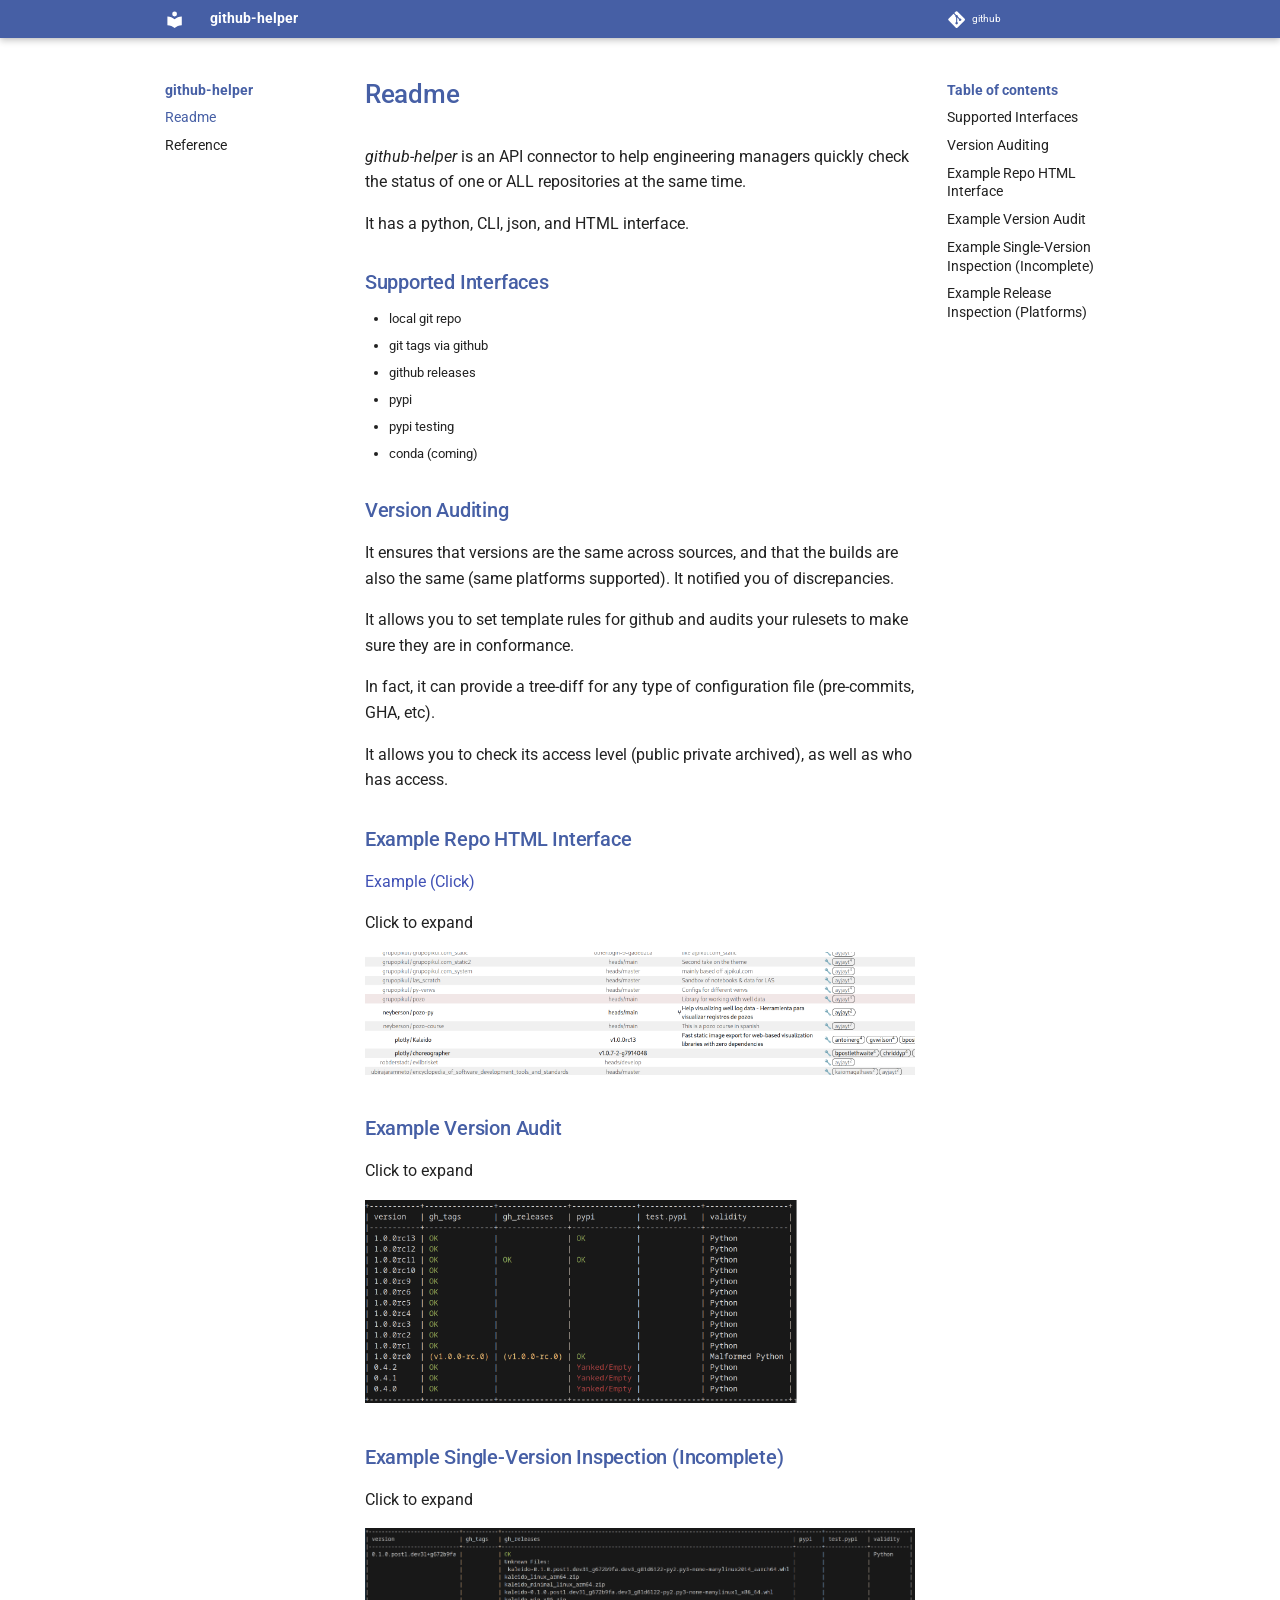
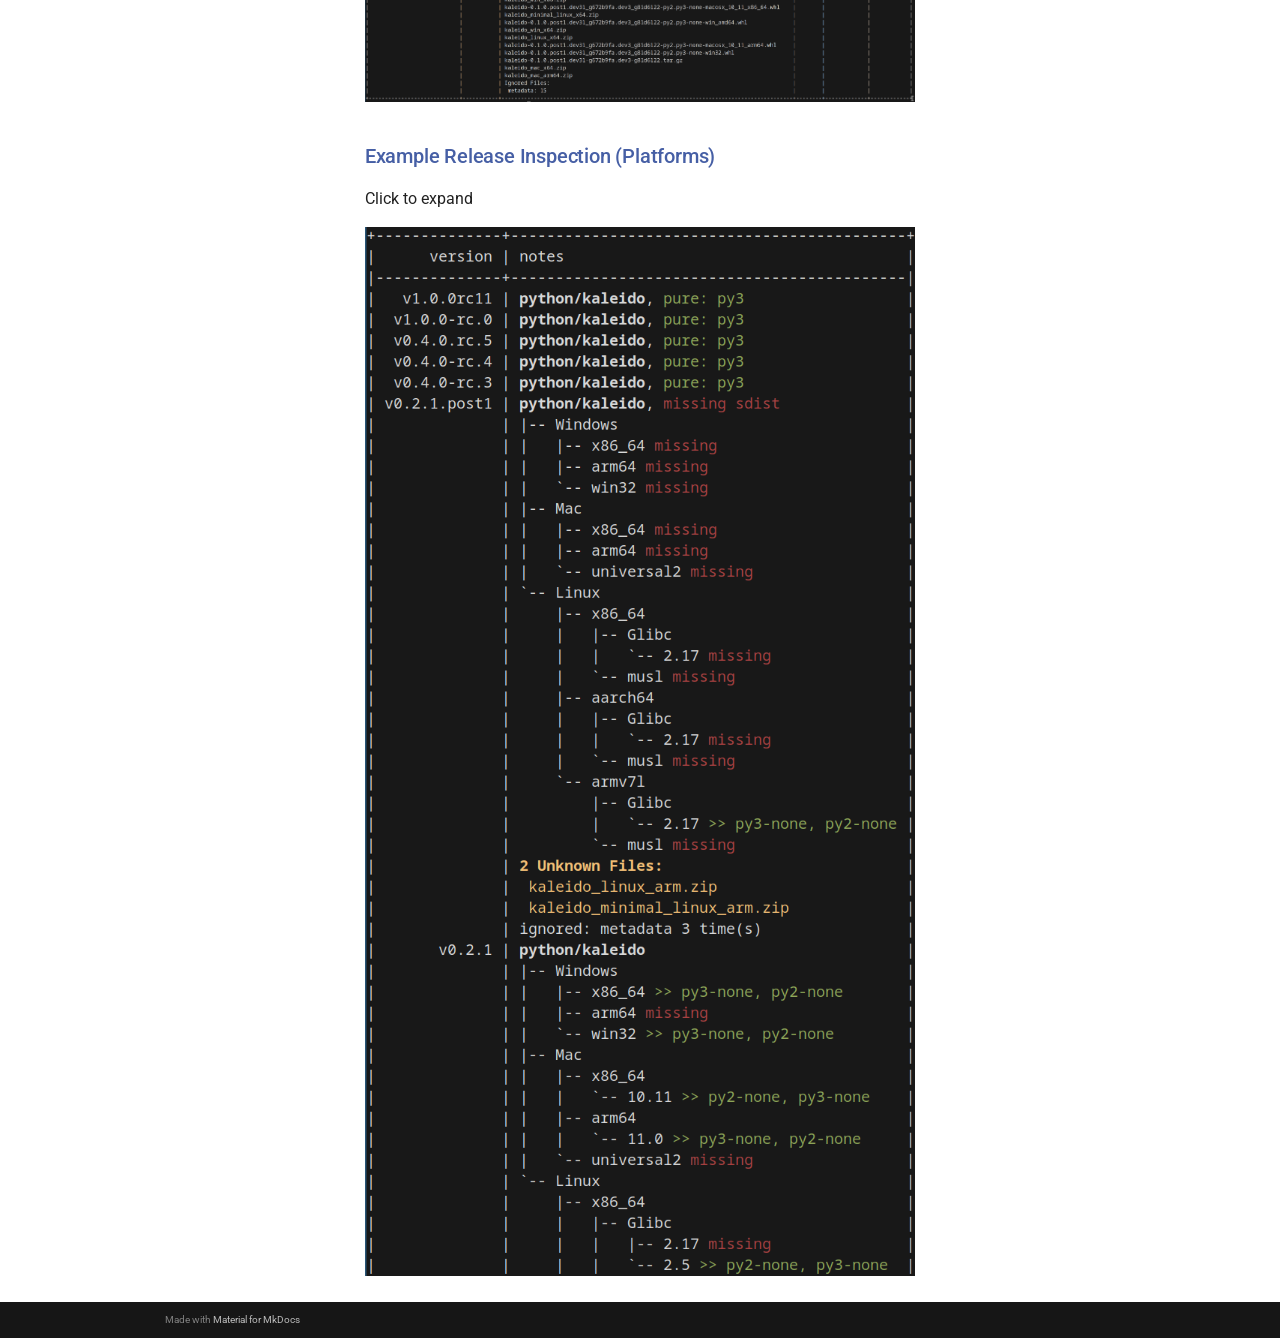
<file: site/index.html>
<!doctype html>
<html lang="en" class="no-js">
  <head>
    
      <meta charset="utf-8">
      <meta name="viewport" content="width=device-width,initial-scale=1">
      
        <meta name="description" content="A tool for quickly looking at status of all repos.">
      
      
      
        <link rel="canonical" href="https://github.com/geopozo/github-helper/">
      
      
      
        <link rel="next" href="api/github_helper/">
      
      
      <link rel="icon" href="assets/images/favicon.png">
      <meta name="generator" content="mkdocs-1.6.1, mkdocs-material-9.6.14">
    
    
      
        <title>github-helper</title>
      
    
    
      <link rel="stylesheet" href="assets/stylesheets/main.342714a4.min.css">
      
      


    
    
      
    
    
      
        
        
        <link rel="preconnect" href="https://fonts.gstatic.com" crossorigin>
        <link rel="stylesheet" href="https://fonts.googleapis.com/css?family=Roboto:300,300i,400,400i,700,700i%7CRoboto+Mono:400,400i,700,700i&display=fallback">
        <style>:root{--md-text-font:"Roboto";--md-code-font:"Roboto Mono"}</style>
      
    
    
      <link rel="stylesheet" href="css/api.css">
    
    <script>__md_scope=new URL(".",location),__md_hash=e=>[...e].reduce(((e,_)=>(e<<5)-e+_.charCodeAt(0)),0),__md_get=(e,_=localStorage,t=__md_scope)=>JSON.parse(_.getItem(t.pathname+"."+e)),__md_set=(e,_,t=localStorage,a=__md_scope)=>{try{t.setItem(a.pathname+"."+e,JSON.stringify(_))}catch(e){}}</script>
    
      

    
    
    
  </head>
  
  
    <body dir="ltr">
  
    
    <input class="md-toggle" data-md-toggle="drawer" type="checkbox" id="__drawer" autocomplete="off">
    <input class="md-toggle" data-md-toggle="search" type="checkbox" id="__search" autocomplete="off">
    <label class="md-overlay" for="__drawer"></label>
    <div data-md-component="skip">
      
        
        <a href="#supported-interfaces" class="md-skip">
          Skip to content
        </a>
      
    </div>
    <div data-md-component="announce">
      
    </div>
    
    
      

  

<header class="md-header md-header--shadow" data-md-component="header">
  <nav class="md-header__inner md-grid" aria-label="Header">
    <a href="." title="github-helper" class="md-header__button md-logo" aria-label="github-helper" data-md-component="logo">
      
  
  <svg xmlns="http://www.w3.org/2000/svg" viewBox="0 0 24 24"><path d="M12 8a3 3 0 0 0 3-3 3 3 0 0 0-3-3 3 3 0 0 0-3 3 3 3 0 0 0 3 3m0 3.54C9.64 9.35 6.5 8 3 8v11c3.5 0 6.64 1.35 9 3.54 2.36-2.19 5.5-3.54 9-3.54V8c-3.5 0-6.64 1.35-9 3.54"/></svg>

    </a>
    <label class="md-header__button md-icon" for="__drawer">
      
      <svg xmlns="http://www.w3.org/2000/svg" viewBox="0 0 24 24"><path d="M3 6h18v2H3zm0 5h18v2H3zm0 5h18v2H3z"/></svg>
    </label>
    <div class="md-header__title" data-md-component="header-title">
      <div class="md-header__ellipsis">
        <div class="md-header__topic">
          <span class="md-ellipsis">
            github-helper
          </span>
        </div>
        <div class="md-header__topic" data-md-component="header-topic">
          <span class="md-ellipsis">
            
              Readme
            
          </span>
        </div>
      </div>
    </div>
    
    
      <script>var palette=__md_get("__palette");if(palette&&palette.color){if("(prefers-color-scheme)"===palette.color.media){var media=matchMedia("(prefers-color-scheme: light)"),input=document.querySelector(media.matches?"[data-md-color-media='(prefers-color-scheme: light)']":"[data-md-color-media='(prefers-color-scheme: dark)']");palette.color.media=input.getAttribute("data-md-color-media"),palette.color.scheme=input.getAttribute("data-md-color-scheme"),palette.color.primary=input.getAttribute("data-md-color-primary"),palette.color.accent=input.getAttribute("data-md-color-accent")}for(var[key,value]of Object.entries(palette.color))document.body.setAttribute("data-md-color-"+key,value)}</script>
    
    
    
    
      <div class="md-header__source">
        <a href="https://github.com/geopozo/github-helper" title="Go to repository" class="md-source" data-md-component="source">
  <div class="md-source__icon md-icon">
    
    <svg xmlns="http://www.w3.org/2000/svg" viewBox="0 0 448 512"><!--! Font Awesome Free 6.7.2 by @fontawesome - https://fontawesome.com License - https://fontawesome.com/license/free (Icons: CC BY 4.0, Fonts: SIL OFL 1.1, Code: MIT License) Copyright 2024 Fonticons, Inc.--><path d="M439.55 236.05 244 40.45a28.87 28.87 0 0 0-40.81 0l-40.66 40.63 51.52 51.52c27.06-9.14 52.68 16.77 43.39 43.68l49.66 49.66c34.23-11.8 61.18 31 35.47 56.69-26.49 26.49-70.21-2.87-56-37.34L240.22 199v121.85c25.3 12.54 22.26 41.85 9.08 55a34.34 34.34 0 0 1-48.55 0c-17.57-17.6-11.07-46.91 11.25-56v-123c-20.8-8.51-24.6-30.74-18.64-45L142.57 101 8.45 235.14a28.86 28.86 0 0 0 0 40.81l195.61 195.6a28.86 28.86 0 0 0 40.8 0l194.69-194.69a28.86 28.86 0 0 0 0-40.81"/></svg>
  </div>
  <div class="md-source__repository">
    github
  </div>
</a>
      </div>
    
  </nav>
  
</header>
    
    <div class="md-container" data-md-component="container">
      
      
        
          
        
      
      <main class="md-main" data-md-component="main">
        <div class="md-main__inner md-grid">
          
            
              
              <div class="md-sidebar md-sidebar--primary" data-md-component="sidebar" data-md-type="navigation" >
                <div class="md-sidebar__scrollwrap">
                  <div class="md-sidebar__inner">
                    



<nav class="md-nav md-nav--primary" aria-label="Navigation" data-md-level="0">
  <label class="md-nav__title" for="__drawer">
    <a href="." title="github-helper" class="md-nav__button md-logo" aria-label="github-helper" data-md-component="logo">
      
  
  <svg xmlns="http://www.w3.org/2000/svg" viewBox="0 0 24 24"><path d="M12 8a3 3 0 0 0 3-3 3 3 0 0 0-3-3 3 3 0 0 0-3 3 3 3 0 0 0 3 3m0 3.54C9.64 9.35 6.5 8 3 8v11c3.5 0 6.64 1.35 9 3.54 2.36-2.19 5.5-3.54 9-3.54V8c-3.5 0-6.64 1.35-9 3.54"/></svg>

    </a>
    github-helper
  </label>
  
    <div class="md-nav__source">
      <a href="https://github.com/geopozo/github-helper" title="Go to repository" class="md-source" data-md-component="source">
  <div class="md-source__icon md-icon">
    
    <svg xmlns="http://www.w3.org/2000/svg" viewBox="0 0 448 512"><!--! Font Awesome Free 6.7.2 by @fontawesome - https://fontawesome.com License - https://fontawesome.com/license/free (Icons: CC BY 4.0, Fonts: SIL OFL 1.1, Code: MIT License) Copyright 2024 Fonticons, Inc.--><path d="M439.55 236.05 244 40.45a28.87 28.87 0 0 0-40.81 0l-40.66 40.63 51.52 51.52c27.06-9.14 52.68 16.77 43.39 43.68l49.66 49.66c34.23-11.8 61.18 31 35.47 56.69-26.49 26.49-70.21-2.87-56-37.34L240.22 199v121.85c25.3 12.54 22.26 41.85 9.08 55a34.34 34.34 0 0 1-48.55 0c-17.57-17.6-11.07-46.91 11.25-56v-123c-20.8-8.51-24.6-30.74-18.64-45L142.57 101 8.45 235.14a28.86 28.86 0 0 0 0 40.81l195.61 195.6a28.86 28.86 0 0 0 40.8 0l194.69-194.69a28.86 28.86 0 0 0 0-40.81"/></svg>
  </div>
  <div class="md-source__repository">
    github
  </div>
</a>
    </div>
  
  <ul class="md-nav__list" data-md-scrollfix>
    
      
      
  
  
    
  
  
  
    <li class="md-nav__item md-nav__item--active">
      
      <input class="md-nav__toggle md-toggle" type="checkbox" id="__toc">
      
      
      
        <label class="md-nav__link md-nav__link--active" for="__toc">
          
  
  
  <span class="md-ellipsis">
    Readme
    
  </span>
  

          <span class="md-nav__icon md-icon"></span>
        </label>
      
      <a href="." class="md-nav__link md-nav__link--active">
        
  
  
  <span class="md-ellipsis">
    Readme
    
  </span>
  

      </a>
      
        

<nav class="md-nav md-nav--secondary" aria-label="Table of contents">
  
  
  
  
    <label class="md-nav__title" for="__toc">
      <span class="md-nav__icon md-icon"></span>
      Table of contents
    </label>
    <ul class="md-nav__list" data-md-component="toc" data-md-scrollfix>
      
        <li class="md-nav__item">
  <a href="#supported-interfaces" class="md-nav__link">
    <span class="md-ellipsis">
      Supported Interfaces
    </span>
  </a>
  
</li>
      
        <li class="md-nav__item">
  <a href="#version-auditing" class="md-nav__link">
    <span class="md-ellipsis">
      Version Auditing
    </span>
  </a>
  
</li>
      
        <li class="md-nav__item">
  <a href="#example-repo-html-interface" class="md-nav__link">
    <span class="md-ellipsis">
      Example Repo HTML Interface
    </span>
  </a>
  
</li>
      
        <li class="md-nav__item">
  <a href="#example-version-audit" class="md-nav__link">
    <span class="md-ellipsis">
      Example Version Audit
    </span>
  </a>
  
</li>
      
        <li class="md-nav__item">
  <a href="#example-single-version-inspection-incomplete" class="md-nav__link">
    <span class="md-ellipsis">
      Example Single-Version Inspection (Incomplete)
    </span>
  </a>
  
</li>
      
        <li class="md-nav__item">
  <a href="#example-release-inspection-platforms" class="md-nav__link">
    <span class="md-ellipsis">
      Example Release Inspection (Platforms)
    </span>
  </a>
  
</li>
      
    </ul>
  
</nav>
      
    </li>
  

    
      
      
  
  
  
  
    <li class="md-nav__item">
      <a href="api/github_helper/" class="md-nav__link">
        
  
  
  <span class="md-ellipsis">
    Reference
    
  </span>
  

      </a>
    </li>
  

    
  </ul>
</nav>
                  </div>
                </div>
              </div>
            
            
              
              <div class="md-sidebar md-sidebar--secondary" data-md-component="sidebar" data-md-type="toc" >
                <div class="md-sidebar__scrollwrap">
                  <div class="md-sidebar__inner">
                    

<nav class="md-nav md-nav--secondary" aria-label="Table of contents">
  
  
  
  
    <label class="md-nav__title" for="__toc">
      <span class="md-nav__icon md-icon"></span>
      Table of contents
    </label>
    <ul class="md-nav__list" data-md-component="toc" data-md-scrollfix>
      
        <li class="md-nav__item">
  <a href="#supported-interfaces" class="md-nav__link">
    <span class="md-ellipsis">
      Supported Interfaces
    </span>
  </a>
  
</li>
      
        <li class="md-nav__item">
  <a href="#version-auditing" class="md-nav__link">
    <span class="md-ellipsis">
      Version Auditing
    </span>
  </a>
  
</li>
      
        <li class="md-nav__item">
  <a href="#example-repo-html-interface" class="md-nav__link">
    <span class="md-ellipsis">
      Example Repo HTML Interface
    </span>
  </a>
  
</li>
      
        <li class="md-nav__item">
  <a href="#example-version-audit" class="md-nav__link">
    <span class="md-ellipsis">
      Example Version Audit
    </span>
  </a>
  
</li>
      
        <li class="md-nav__item">
  <a href="#example-single-version-inspection-incomplete" class="md-nav__link">
    <span class="md-ellipsis">
      Example Single-Version Inspection (Incomplete)
    </span>
  </a>
  
</li>
      
        <li class="md-nav__item">
  <a href="#example-release-inspection-platforms" class="md-nav__link">
    <span class="md-ellipsis">
      Example Release Inspection (Platforms)
    </span>
  </a>
  
</li>
      
    </ul>
  
</nav>
                  </div>
                </div>
              </div>
            
          
          
            <div class="md-content" data-md-component="content">
              <article class="md-content__inner md-typeset">
                
                  



  <h1>Readme</h1>

<p><em>github-helper</em> is an API connector to help engineering managers quickly check the
status of one or ALL repositories at the same time.</p>
<p>It has a python, CLI, json, and HTML interface.</p>
<h2 id="supported-interfaces">Supported Interfaces</h2>
<ul>
<li>local git repo</li>
<li>git tags via github</li>
<li>github releases</li>
<li>pypi</li>
<li>pypi testing</li>
<li>conda (coming)</li>
</ul>
<h2 id="version-auditing">Version Auditing</h2>
<p>It ensures that versions are the same across sources, and that the builds are
also the same (same platforms supported). It notified you of discrepancies.</p>
<p>It allows you to set template rules for github and audits your rulesets to make
sure they are in conformance.</p>
<p>In fact, it can provide a tree-diff for any type of configuration file
(pre-commits, GHA, etc).</p>
<p>It allows you to check its access level (public private archived), as well as
who has access.</p>
<h2 id="example-repo-html-interface">Example Repo HTML Interface</h2>
<p><a href="repos.html">Example (Click)</a></p>
<p>Click to expand</p>
<p><a href="images/repos_html_interface.png"> <img alt="Screenshot of Repos HTML Output" src="images/repos_html_interface.png" /> </a></p>
<h2 id="example-version-audit">Example Version Audit</h2>
<p>Click to expand</p>
<p><a href="images/version_audit.png"> <img alt="Screenshot of Multi-Version Output" src="images/version_audit.png" /> </a></p>
<h2 id="example-single-version-inspection-incomplete">Example Single-Version Inspection (Incomplete)</h2>
<p>Click to expand</p>
<p><a href="images/single_version_audit.png"> <img alt="Screenshot of Terminal Output Single Version" src="images/single_version_audit.png" /> </a></p>
<h2 id="example-release-inspection-platforms">Example Release Inspection (Platforms)</h2>
<p>Click to expand</p>
<p><a href="images/release_audit.png"> <img alt="Screenshot of Terminal Output Releases" src="images/release_audit.png" /> </a></p>












                
              </article>
            </div>
          
          
<script>var target=document.getElementById(location.hash.slice(1));target&&target.name&&(target.checked=target.name.startsWith("__tabbed_"))</script>
        </div>
        
      </main>
      
        <footer class="md-footer">
  
  <div class="md-footer-meta md-typeset">
    <div class="md-footer-meta__inner md-grid">
      <div class="md-copyright">
  
  
    Made with
    <a href="https://squidfunk.github.io/mkdocs-material/" target="_blank" rel="noopener">
      Material for MkDocs
    </a>
  
</div>
      
    </div>
  </div>
</footer>
      
    </div>
    <div class="md-dialog" data-md-component="dialog">
      <div class="md-dialog__inner md-typeset"></div>
    </div>
    
    
    
      
      <script id="__config" type="application/json">{"base": ".", "features": ["navigation.indexes"], "search": "assets/javascripts/workers/search.d50fe291.min.js", "tags": null, "translations": {"clipboard.copied": "Copied to clipboard", "clipboard.copy": "Copy to clipboard", "search.result.more.one": "1 more on this page", "search.result.more.other": "# more on this page", "search.result.none": "No matching documents", "search.result.one": "1 matching document", "search.result.other": "# matching documents", "search.result.placeholder": "Type to start searching", "search.result.term.missing": "Missing", "select.version": "Select version"}, "version": null}</script>
    
    
      <script src="assets/javascripts/bundle.13a4f30d.min.js"></script>
      
    
  </body>
</html>
</file>
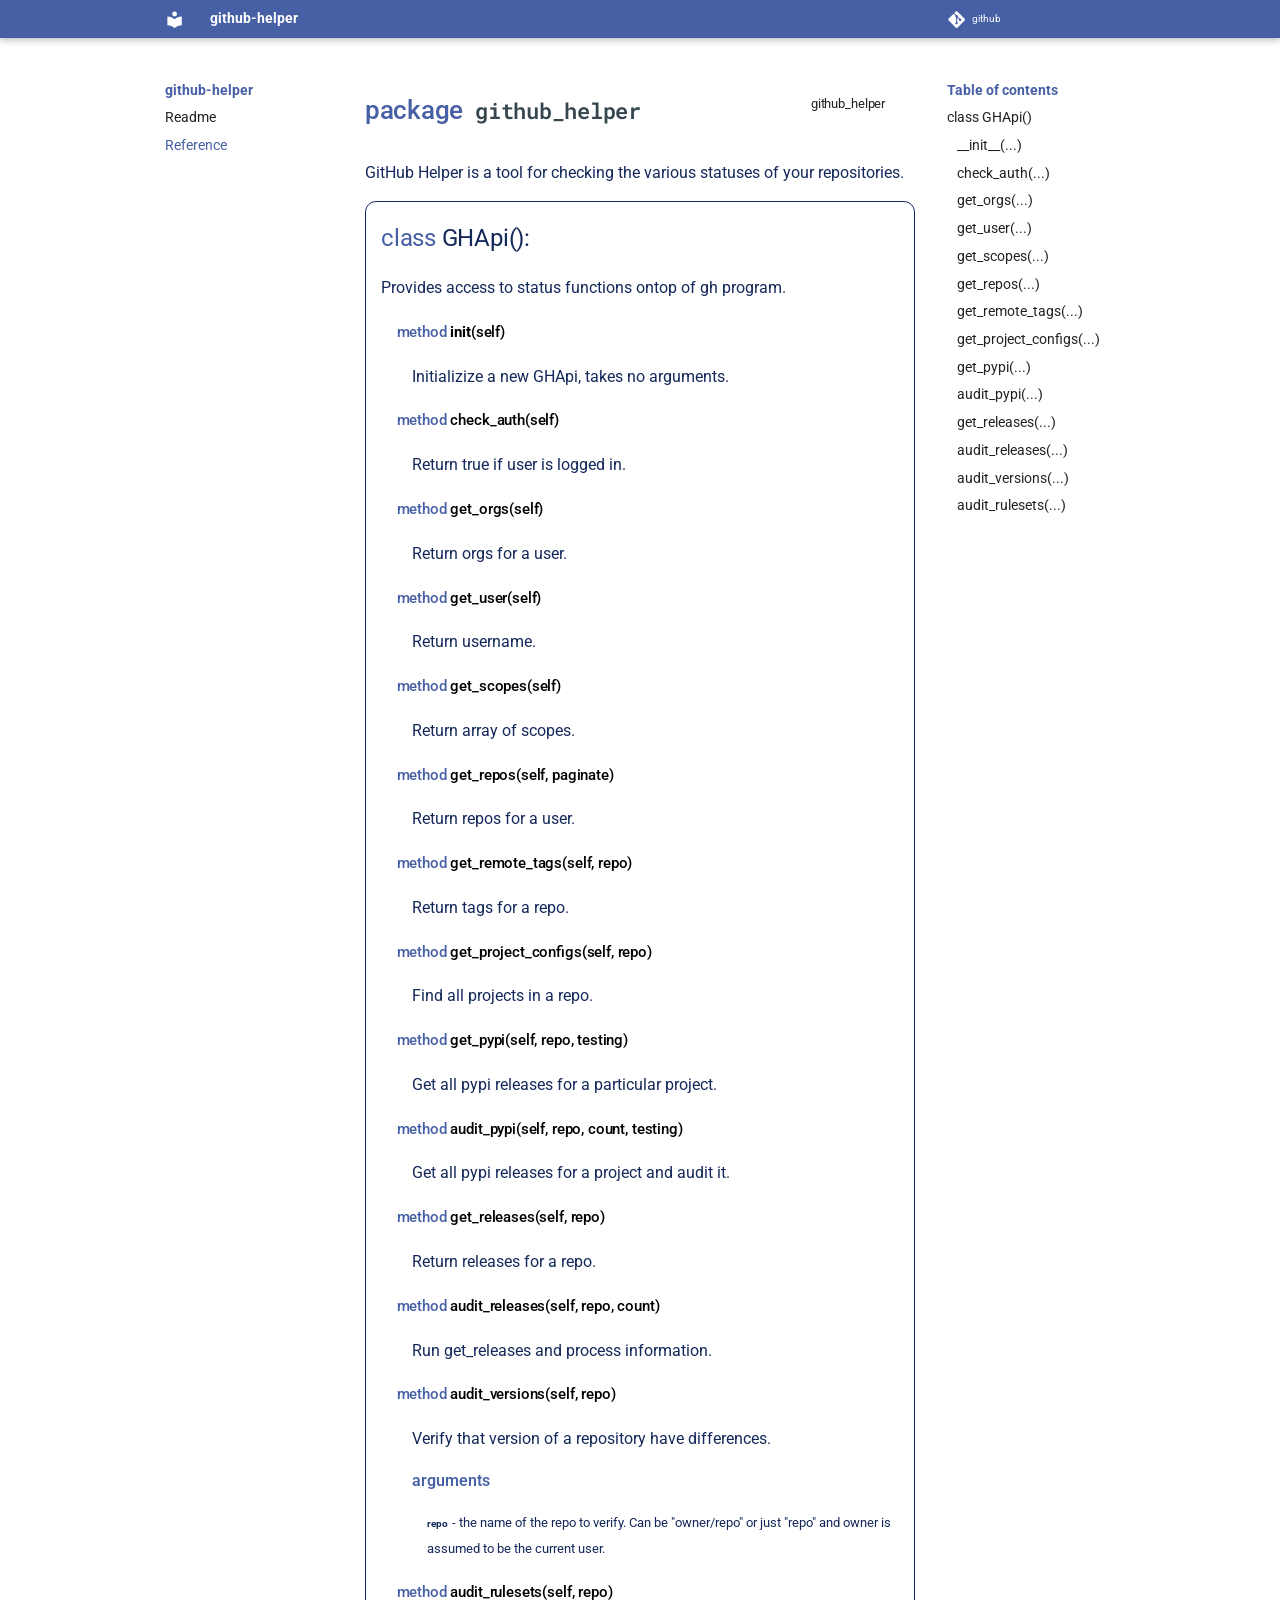
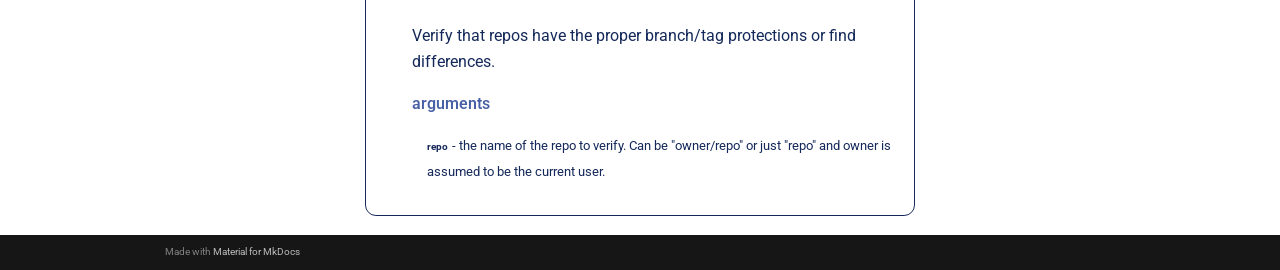
<file: site/api/github_helper/index.html>
<!doctype html>
<html lang="en" class="no-js">
  <head>
    
      <meta charset="utf-8">
      <meta name="viewport" content="width=device-width,initial-scale=1">
      
        <meta name="description" content="A tool for quickly looking at status of all repos.">
      
      
      
        <link rel="canonical" href="https://github.com/geopozo/github-helper/api/github_helper/">
      
      
        <link rel="prev" href="../..">
      
      
      
      <link rel="icon" href="../../assets/images/favicon.png">
      <meta name="generator" content="mkdocs-1.6.1, mkdocs-material-9.6.14">
    
    
      
        <title>Reference - github-helper</title>
      
    
    
      <link rel="stylesheet" href="../../assets/stylesheets/main.342714a4.min.css">
      
      


    
    
      
    
    
      
        
        
        <link rel="preconnect" href="https://fonts.gstatic.com" crossorigin>
        <link rel="stylesheet" href="https://fonts.googleapis.com/css?family=Roboto:300,300i,400,400i,700,700i%7CRoboto+Mono:400,400i,700,700i&display=fallback">
        <style>:root{--md-text-font:"Roboto";--md-code-font:"Roboto Mono"}</style>
      
    
    
      <link rel="stylesheet" href="../../css/api.css">
    
    <script>__md_scope=new URL("../..",location),__md_hash=e=>[...e].reduce(((e,_)=>(e<<5)-e+_.charCodeAt(0)),0),__md_get=(e,_=localStorage,t=__md_scope)=>JSON.parse(_.getItem(t.pathname+"."+e)),__md_set=(e,_,t=localStorage,a=__md_scope)=>{try{t.setItem(a.pathname+"."+e,JSON.stringify(_))}catch(e){}}</script>
    
      

    
    
    
  </head>
  
  
    <body dir="ltr">
  
    
    <input class="md-toggle" data-md-toggle="drawer" type="checkbox" id="__drawer" autocomplete="off">
    <input class="md-toggle" data-md-toggle="search" type="checkbox" id="__search" autocomplete="off">
    <label class="md-overlay" for="__drawer"></label>
    <div data-md-component="skip">
      
        
        <a href="#package-github_helper" class="md-skip">
          Skip to content
        </a>
      
    </div>
    <div data-md-component="announce">
      
    </div>
    
    
      

  

<header class="md-header md-header--shadow" data-md-component="header">
  <nav class="md-header__inner md-grid" aria-label="Header">
    <a href="../.." title="github-helper" class="md-header__button md-logo" aria-label="github-helper" data-md-component="logo">
      
  
  <svg xmlns="http://www.w3.org/2000/svg" viewBox="0 0 24 24"><path d="M12 8a3 3 0 0 0 3-3 3 3 0 0 0-3-3 3 3 0 0 0-3 3 3 3 0 0 0 3 3m0 3.54C9.64 9.35 6.5 8 3 8v11c3.5 0 6.64 1.35 9 3.54 2.36-2.19 5.5-3.54 9-3.54V8c-3.5 0-6.64 1.35-9 3.54"/></svg>

    </a>
    <label class="md-header__button md-icon" for="__drawer">
      
      <svg xmlns="http://www.w3.org/2000/svg" viewBox="0 0 24 24"><path d="M3 6h18v2H3zm0 5h18v2H3zm0 5h18v2H3z"/></svg>
    </label>
    <div class="md-header__title" data-md-component="header-title">
      <div class="md-header__ellipsis">
        <div class="md-header__topic">
          <span class="md-ellipsis">
            github-helper
          </span>
        </div>
        <div class="md-header__topic" data-md-component="header-topic">
          <span class="md-ellipsis">
            
              Reference
            
          </span>
        </div>
      </div>
    </div>
    
    
      <script>var palette=__md_get("__palette");if(palette&&palette.color){if("(prefers-color-scheme)"===palette.color.media){var media=matchMedia("(prefers-color-scheme: light)"),input=document.querySelector(media.matches?"[data-md-color-media='(prefers-color-scheme: light)']":"[data-md-color-media='(prefers-color-scheme: dark)']");palette.color.media=input.getAttribute("data-md-color-media"),palette.color.scheme=input.getAttribute("data-md-color-scheme"),palette.color.primary=input.getAttribute("data-md-color-primary"),palette.color.accent=input.getAttribute("data-md-color-accent")}for(var[key,value]of Object.entries(palette.color))document.body.setAttribute("data-md-color-"+key,value)}</script>
    
    
    
    
      <div class="md-header__source">
        <a href="https://github.com/geopozo/github-helper" title="Go to repository" class="md-source" data-md-component="source">
  <div class="md-source__icon md-icon">
    
    <svg xmlns="http://www.w3.org/2000/svg" viewBox="0 0 448 512"><!--! Font Awesome Free 6.7.2 by @fontawesome - https://fontawesome.com License - https://fontawesome.com/license/free (Icons: CC BY 4.0, Fonts: SIL OFL 1.1, Code: MIT License) Copyright 2024 Fonticons, Inc.--><path d="M439.55 236.05 244 40.45a28.87 28.87 0 0 0-40.81 0l-40.66 40.63 51.52 51.52c27.06-9.14 52.68 16.77 43.39 43.68l49.66 49.66c34.23-11.8 61.18 31 35.47 56.69-26.49 26.49-70.21-2.87-56-37.34L240.22 199v121.85c25.3 12.54 22.26 41.85 9.08 55a34.34 34.34 0 0 1-48.55 0c-17.57-17.6-11.07-46.91 11.25-56v-123c-20.8-8.51-24.6-30.74-18.64-45L142.57 101 8.45 235.14a28.86 28.86 0 0 0 0 40.81l195.61 195.6a28.86 28.86 0 0 0 40.8 0l194.69-194.69a28.86 28.86 0 0 0 0-40.81"/></svg>
  </div>
  <div class="md-source__repository">
    github
  </div>
</a>
      </div>
    
  </nav>
  
</header>
    
    <div class="md-container" data-md-component="container">
      
      
        
          
        
      
      <main class="md-main" data-md-component="main">
        <div class="md-main__inner md-grid">
          
            
              
              <div class="md-sidebar md-sidebar--primary" data-md-component="sidebar" data-md-type="navigation" >
                <div class="md-sidebar__scrollwrap">
                  <div class="md-sidebar__inner">
                    



<nav class="md-nav md-nav--primary" aria-label="Navigation" data-md-level="0">
  <label class="md-nav__title" for="__drawer">
    <a href="../.." title="github-helper" class="md-nav__button md-logo" aria-label="github-helper" data-md-component="logo">
      
  
  <svg xmlns="http://www.w3.org/2000/svg" viewBox="0 0 24 24"><path d="M12 8a3 3 0 0 0 3-3 3 3 0 0 0-3-3 3 3 0 0 0-3 3 3 3 0 0 0 3 3m0 3.54C9.64 9.35 6.5 8 3 8v11c3.5 0 6.64 1.35 9 3.54 2.36-2.19 5.5-3.54 9-3.54V8c-3.5 0-6.64 1.35-9 3.54"/></svg>

    </a>
    github-helper
  </label>
  
    <div class="md-nav__source">
      <a href="https://github.com/geopozo/github-helper" title="Go to repository" class="md-source" data-md-component="source">
  <div class="md-source__icon md-icon">
    
    <svg xmlns="http://www.w3.org/2000/svg" viewBox="0 0 448 512"><!--! Font Awesome Free 6.7.2 by @fontawesome - https://fontawesome.com License - https://fontawesome.com/license/free (Icons: CC BY 4.0, Fonts: SIL OFL 1.1, Code: MIT License) Copyright 2024 Fonticons, Inc.--><path d="M439.55 236.05 244 40.45a28.87 28.87 0 0 0-40.81 0l-40.66 40.63 51.52 51.52c27.06-9.14 52.68 16.77 43.39 43.68l49.66 49.66c34.23-11.8 61.18 31 35.47 56.69-26.49 26.49-70.21-2.87-56-37.34L240.22 199v121.85c25.3 12.54 22.26 41.85 9.08 55a34.34 34.34 0 0 1-48.55 0c-17.57-17.6-11.07-46.91 11.25-56v-123c-20.8-8.51-24.6-30.74-18.64-45L142.57 101 8.45 235.14a28.86 28.86 0 0 0 0 40.81l195.61 195.6a28.86 28.86 0 0 0 40.8 0l194.69-194.69a28.86 28.86 0 0 0 0-40.81"/></svg>
  </div>
  <div class="md-source__repository">
    github
  </div>
</a>
    </div>
  
  <ul class="md-nav__list" data-md-scrollfix>
    
      
      
  
  
  
  
    <li class="md-nav__item">
      <a href="../.." class="md-nav__link">
        
  
  
  <span class="md-ellipsis">
    Readme
    
  </span>
  

      </a>
    </li>
  

    
      
      
  
  
    
  
  
  
    <li class="md-nav__item md-nav__item--active">
      
      <input class="md-nav__toggle md-toggle" type="checkbox" id="__toc">
      
      
        
      
      
        <label class="md-nav__link md-nav__link--active" for="__toc">
          
  
  
  <span class="md-ellipsis">
    Reference
    
  </span>
  

          <span class="md-nav__icon md-icon"></span>
        </label>
      
      <a href="./" class="md-nav__link md-nav__link--active">
        
  
  
  <span class="md-ellipsis">
    Reference
    
  </span>
  

      </a>
      
        

<nav class="md-nav md-nav--secondary" aria-label="Table of contents">
  
  
  
    
  
  
    <label class="md-nav__title" for="__toc">
      <span class="md-nav__icon md-icon"></span>
      Table of contents
    </label>
    <ul class="md-nav__list" data-md-component="toc" data-md-scrollfix>
      
        <li class="md-nav__item">
  <a href="#GHApi" class="md-nav__link">
    <span class="md-ellipsis">
      class GHApi()
    </span>
  </a>
  
    <nav class="md-nav" aria-label="class GHApi()">
      <ul class="md-nav__list">
        
          <li class="md-nav__item">
  <a href="#GHApi-a__init__" class="md-nav__link">
    <span class="md-ellipsis">
      __init__(...)
    </span>
  </a>
  
</li>
        
          <li class="md-nav__item">
  <a href="#GHApi-check_auth" class="md-nav__link">
    <span class="md-ellipsis">
      check_auth(...)
    </span>
  </a>
  
</li>
        
          <li class="md-nav__item">
  <a href="#GHApi-get_orgs" class="md-nav__link">
    <span class="md-ellipsis">
      get_orgs(...)
    </span>
  </a>
  
</li>
        
          <li class="md-nav__item">
  <a href="#GHApi-get_user" class="md-nav__link">
    <span class="md-ellipsis">
      get_user(...)
    </span>
  </a>
  
</li>
        
          <li class="md-nav__item">
  <a href="#GHApi-get_scopes" class="md-nav__link">
    <span class="md-ellipsis">
      get_scopes(...)
    </span>
  </a>
  
</li>
        
          <li class="md-nav__item">
  <a href="#GHApi-get_repos" class="md-nav__link">
    <span class="md-ellipsis">
      get_repos(...)
    </span>
  </a>
  
</li>
        
          <li class="md-nav__item">
  <a href="#GHApi-get_remote_tags" class="md-nav__link">
    <span class="md-ellipsis">
      get_remote_tags(...)
    </span>
  </a>
  
</li>
        
          <li class="md-nav__item">
  <a href="#GHApi-get_project_configs" class="md-nav__link">
    <span class="md-ellipsis">
      get_project_configs(...)
    </span>
  </a>
  
</li>
        
          <li class="md-nav__item">
  <a href="#GHApi-get_pypi" class="md-nav__link">
    <span class="md-ellipsis">
      get_pypi(...)
    </span>
  </a>
  
</li>
        
          <li class="md-nav__item">
  <a href="#GHApi-audit_pypi" class="md-nav__link">
    <span class="md-ellipsis">
      audit_pypi(...)
    </span>
  </a>
  
</li>
        
          <li class="md-nav__item">
  <a href="#GHApi-get_releases" class="md-nav__link">
    <span class="md-ellipsis">
      get_releases(...)
    </span>
  </a>
  
</li>
        
          <li class="md-nav__item">
  <a href="#GHApi-audit_releases" class="md-nav__link">
    <span class="md-ellipsis">
      audit_releases(...)
    </span>
  </a>
  
</li>
        
          <li class="md-nav__item">
  <a href="#GHApi-audit_versions" class="md-nav__link">
    <span class="md-ellipsis">
      audit_versions(...)
    </span>
  </a>
  
</li>
        
          <li class="md-nav__item">
  <a href="#GHApi-audit_rulesets" class="md-nav__link">
    <span class="md-ellipsis">
      audit_rulesets(...)
    </span>
  </a>
  
</li>
        
      </ul>
    </nav>
  
</li>
      
    </ul>
  
</nav>
      
    </li>
  

    
  </ul>
</nav>
                  </div>
                </div>
              </div>
            
            
              
              <div class="md-sidebar md-sidebar--secondary" data-md-component="sidebar" data-md-type="toc" >
                <div class="md-sidebar__scrollwrap">
                  <div class="md-sidebar__inner">
                    

<nav class="md-nav md-nav--secondary" aria-label="Table of contents">
  
  
  
    
  
  
    <label class="md-nav__title" for="__toc">
      <span class="md-nav__icon md-icon"></span>
      Table of contents
    </label>
    <ul class="md-nav__list" data-md-component="toc" data-md-scrollfix>
      
        <li class="md-nav__item">
  <a href="#GHApi" class="md-nav__link">
    <span class="md-ellipsis">
      class GHApi()
    </span>
  </a>
  
    <nav class="md-nav" aria-label="class GHApi()">
      <ul class="md-nav__list">
        
          <li class="md-nav__item">
  <a href="#GHApi-a__init__" class="md-nav__link">
    <span class="md-ellipsis">
      __init__(...)
    </span>
  </a>
  
</li>
        
          <li class="md-nav__item">
  <a href="#GHApi-check_auth" class="md-nav__link">
    <span class="md-ellipsis">
      check_auth(...)
    </span>
  </a>
  
</li>
        
          <li class="md-nav__item">
  <a href="#GHApi-get_orgs" class="md-nav__link">
    <span class="md-ellipsis">
      get_orgs(...)
    </span>
  </a>
  
</li>
        
          <li class="md-nav__item">
  <a href="#GHApi-get_user" class="md-nav__link">
    <span class="md-ellipsis">
      get_user(...)
    </span>
  </a>
  
</li>
        
          <li class="md-nav__item">
  <a href="#GHApi-get_scopes" class="md-nav__link">
    <span class="md-ellipsis">
      get_scopes(...)
    </span>
  </a>
  
</li>
        
          <li class="md-nav__item">
  <a href="#GHApi-get_repos" class="md-nav__link">
    <span class="md-ellipsis">
      get_repos(...)
    </span>
  </a>
  
</li>
        
          <li class="md-nav__item">
  <a href="#GHApi-get_remote_tags" class="md-nav__link">
    <span class="md-ellipsis">
      get_remote_tags(...)
    </span>
  </a>
  
</li>
        
          <li class="md-nav__item">
  <a href="#GHApi-get_project_configs" class="md-nav__link">
    <span class="md-ellipsis">
      get_project_configs(...)
    </span>
  </a>
  
</li>
        
          <li class="md-nav__item">
  <a href="#GHApi-get_pypi" class="md-nav__link">
    <span class="md-ellipsis">
      get_pypi(...)
    </span>
  </a>
  
</li>
        
          <li class="md-nav__item">
  <a href="#GHApi-audit_pypi" class="md-nav__link">
    <span class="md-ellipsis">
      audit_pypi(...)
    </span>
  </a>
  
</li>
        
          <li class="md-nav__item">
  <a href="#GHApi-get_releases" class="md-nav__link">
    <span class="md-ellipsis">
      get_releases(...)
    </span>
  </a>
  
</li>
        
          <li class="md-nav__item">
  <a href="#GHApi-audit_releases" class="md-nav__link">
    <span class="md-ellipsis">
      audit_releases(...)
    </span>
  </a>
  
</li>
        
          <li class="md-nav__item">
  <a href="#GHApi-audit_versions" class="md-nav__link">
    <span class="md-ellipsis">
      audit_versions(...)
    </span>
  </a>
  
</li>
        
          <li class="md-nav__item">
  <a href="#GHApi-audit_rulesets" class="md-nav__link">
    <span class="md-ellipsis">
      audit_rulesets(...)
    </span>
  </a>
  
</li>
        
      </ul>
    </nav>
  
</li>
      
    </ul>
  
</nav>
                  </div>
                </div>
              </div>
            
          
          
            <div class="md-content" data-md-component="content">
              <article class="md-content__inner md-typeset">
                
                  



<p><span class="quixote-small_note" translate="no">
github_helper
</span></p>
<h1 id="package-github_helper"><span class="reserved-word">package</span> <code>github_helper</code></h1>
<div class="long-description text">
<p>GitHub Helper is a tool for checking the various statuses of your repositories.</p>
</div>
<div class="individual-class">
<h3 id="GHApi"><span class="reserved-word">class</span> GHApi():</h3>
<div class="long-description text">
<p>Provides access to status functions ontop of gh program.</p>
</div>
<div class="indent">
<h5 id="GHApi-a__init__"><span class="reserved-word">method</span> <strong>init</strong>(self)</h5>
<div class="long-description">
<div class="text">
<p>Initializize a new GHApi, takes no arguments.</p>
</div>
</div>
</div>
<div class="indent">
<h5 id="GHApi-check_auth"><span class="reserved-word">method</span> check_auth(self)</h5>
<div class="long-description">
<div class="text">
<p>Return true if user is logged in.</p>
</div>
</div>
</div>
<div class="indent">
<h5 id="GHApi-get_orgs"><span class="reserved-word">method</span> get_orgs(self)</h5>
<div class="long-description">
<div class="text">
<p>Return orgs for a user.</p>
</div>
</div>
</div>
<div class="indent">
<h5 id="GHApi-get_user"><span class="reserved-word">method</span> get_user(self)</h5>
<div class="long-description">
<div class="text">
<p>Return username.</p>
</div>
</div>
</div>
<div class="indent">
<h5 id="GHApi-get_scopes"><span class="reserved-word">method</span> get_scopes(self)</h5>
<div class="long-description">
<div class="text">
<p>Return array of scopes.</p>
</div>
</div>
</div>
<div class="indent">
<h5 id="GHApi-get_repos"><span class="reserved-word">method</span> get_repos(self, paginate)</h5>
<div class="long-description">
<div class="text">
<p>Return repos for a user.</p>
</div>
</div>
</div>
<div class="indent">
<h5 id="GHApi-get_remote_tags"><span class="reserved-word">method</span> get_remote_tags(self, repo)</h5>
<div class="long-description">
<div class="text">
<p>Return tags for a repo.</p>
</div>
</div>
</div>
<div class="indent">
<h5 id="GHApi-get_project_configs"><span class="reserved-word">method</span> get_project_configs(self, repo)</h5>
<div class="long-description">
<div class="text">
<p>Find all projects in a repo.</p>
</div>
</div>
</div>
<div class="indent">
<h5 id="GHApi-get_pypi"><span class="reserved-word">method</span> get_pypi(self, repo, testing)</h5>
<div class="long-description">
<div class="text">
<p>Get all pypi releases for a particular project.</p>
</div>
</div>
</div>
<div class="indent">
<h5 id="GHApi-audit_pypi"><span class="reserved-word">method</span> audit_pypi(self, repo, count, testing)</h5>
<div class="long-description">
<div class="text">
<p>Get all pypi releases for a project and audit it.</p>
</div>
</div>
</div>
<div class="indent">
<h5 id="GHApi-get_releases"><span class="reserved-word">method</span> get_releases(self, repo)</h5>
<div class="long-description">
<div class="text">
<p>Return releases for a repo.</p>
</div>
</div>
</div>
<div class="indent">
<h5 id="GHApi-audit_releases"><span class="reserved-word">method</span> audit_releases(self, repo, count)</h5>
<div class="long-description">
<div class="text">
<p>Run get_releases and process information.</p>
</div>
</div>
</div>
<div class="indent">
<h5 id="GHApi-audit_versions"><span class="reserved-word">method</span> audit_versions(self, repo)</h5>
<div class="long-description">
<div class="text">
<p>Verify that version of a repository have differences.</p>
</div>
<p><span class="h7">arguments</span></p>
<div class="indent">
<div>
<p><span class="code key" translate="no">repo</span>
<span class="text" markdown> -  the name of the repo to verify. Can be "owner/repo" or just
"repo" and owner is assumed to be the current user.</span></p>
</div>
</div>
</div>
</div>
<div class="indent">
<h5 id="GHApi-audit_rulesets"><span class="reserved-word">method</span> audit_rulesets(self, repo)</h5>
<div class="long-description">
<div class="text">
<p>Verify that repos have the proper branch/tag protections or find differences.</p>
</div>
<p><span class="h7">arguments</span></p>
<div class="indent">
<div>
<p><span class="code key" translate="no">repo</span>
<span class="text" markdown> -  the name of the repo to verify. Can be "owner/repo" or just
"repo" and owner is assumed to be the current user.</span></p>
</div>
</div>
</div>
</div>
</div>












                
              </article>
            </div>
          
          
<script>var target=document.getElementById(location.hash.slice(1));target&&target.name&&(target.checked=target.name.startsWith("__tabbed_"))</script>
        </div>
        
      </main>
      
        <footer class="md-footer">
  
  <div class="md-footer-meta md-typeset">
    <div class="md-footer-meta__inner md-grid">
      <div class="md-copyright">
  
  
    Made with
    <a href="https://squidfunk.github.io/mkdocs-material/" target="_blank" rel="noopener">
      Material for MkDocs
    </a>
  
</div>
      
    </div>
  </div>
</footer>
      
    </div>
    <div class="md-dialog" data-md-component="dialog">
      <div class="md-dialog__inner md-typeset"></div>
    </div>
    
    
    
      
      <script id="__config" type="application/json">{"base": "../..", "features": ["navigation.indexes"], "search": "../../assets/javascripts/workers/search.d50fe291.min.js", "tags": null, "translations": {"clipboard.copied": "Copied to clipboard", "clipboard.copy": "Copy to clipboard", "search.result.more.one": "1 more on this page", "search.result.more.other": "# more on this page", "search.result.none": "No matching documents", "search.result.one": "1 matching document", "search.result.other": "# matching documents", "search.result.placeholder": "Type to start searching", "search.result.term.missing": "Missing", "select.version": "Select version"}, "version": null}</script>
    
    
      <script src="../../assets/javascripts/bundle.13a4f30d.min.js"></script>
      
    
  </body>
</html>
</file>
<file: site/css/api.css>
:root>* {
  --md-primary-fg-color: rgb(70, 95, 165);
  --md-primary-fg-color--light: rgb(230, 235, 245);
  --md-primary-fg-color--dark: rgb(20, 40, 90);
  --font-size-sm: 0.8rem;
  --font-size-xs: 0.65rem;
  --font-size-md: 0.9rem;
  --padding-sm: 0.8em;
  --radius-sm: 0.2rem;
  --radius-md: 0.57em;
}

html {
  font-size: 16px;
}

h1,
h2 {
  font-weight: 500 !important;
}

h1 code {
  font-weight: 600 !important;
}

h2,
h3,
h4 {
  color: var(--md-primary-fg-color);
}

h2 strong {
  color: var(--md-primary-fg-color--dark);
}

h2 code,
h3 code {
  color: var(--md-typeset-color) !important;
}

h4 {
  font-weight: 550 !important;
  font-size: 1rem;
  color: var(--md-primary-fg-color--light) !important;
}


h4 code {
  color: var(--md-primary-fg-color--light) !important;
}

h5 {
  text-transform: none !important;
  color: black !important;
}

h6 code {
  color: var(--md-primary-fg-color--light);
}

h1 .code {
  font-weight: 600 !important;
}

.code,
h1 code,
h2 code,
h3 code,
h4 code,
h5 code,
h6 code {
  background-color: transparent !important;
}

p {
  font-size: 1rem;
}

code {
  border-radius: var(--radius-sm) !important;
}

.long-description {
  color: var(--md-primary-fg-color--dark);
}

.indent .long-description {
  padding-left: var(--padding-sm);
  color: var(--md-primary-fg-color--dark);
}

.long-description.text code {
  font-size: 0.9rem;
}

.individual-class {
  border: 1px solid var(--md-primary-fg-color--dark);
  border-radius: var(--radius-md);
  padding: var(--padding-sm);
  margin: var(--padding-sm) 0;
  font-size: 1.5em;
  font-weight: 700;
}

.individual-class>* code {
  color: #000;
  border: 1px solid var(--border-light);
  background: #fff;
  font-size: 0.9rem;
}

.individual-class h3 {
  margin-top: 0.1em;
  color: var(--md-primary-fg-color--dark);
}

.quixote-small_note {
  float: right;
  margin-right: 30px;
  letter-spacing: -0.01em;
  font-size: 0.8em;
}

.text {
  font-size: var(--font-size-sm);
  font-weight: normal !important;
}

small,
small.text {
  font-size: var(--font-size-sm);
}

.h7 {
  font-weight: 550;
  color: var(--md-primary-fg-color);
}

.key {
  font-size: var(--font-size-xs) !important;
}

.indent {
  padding-left: var(--padding-sm);
}

.indent h5 {
  font-weight: 500;
}

.reserved-word {
  color: var(--md-primary-fg-color);
}

/* mkdocs overrides */
.md-nav__link[for]:hover,
.md-nav__link[for]:focus,
.md-nav__link[href]:hover,
.md-nav__link[href]:focus,
.md-nav__link.md-nav__link--active {
  color: var(--md-primary-fg-color);
}

.md-nav__title {
  font-weight: bold;
  font-size: var(--font-size-md);
  color: var(--md-primary-fg-color);
}

.md-nav__link {
  font-size: var(--font-size-md);
}

.md-typeset h1 {
  color: var(--md-primary-fg-color);
}

.md-typeset .md-code__content {
  font-size: 0.7rem;
}
</file>
<file: site/assets/stylesheets/main.342714a4.min.css>
@charset "UTF-8";html{-webkit-text-size-adjust:none;-moz-text-size-adjust:none;text-size-adjust:none;box-sizing:border-box}*,:after,:before{box-sizing:inherit}@media (prefers-reduced-motion){*,:after,:before{transition:none!important}}body{margin:0}a,button,input,label{-webkit-tap-highlight-color:transparent}a{color:inherit;text-decoration:none}hr{border:0;box-sizing:initial;display:block;height:.05rem;overflow:visible;padding:0}small{font-size:80%}sub,sup{line-height:1em}img{border-style:none}table{border-collapse:initial;border-spacing:0}td,th{font-weight:400;vertical-align:top}button{background:#0000;border:0;font-family:inherit;font-size:inherit;margin:0;padding:0}input{border:0;outline:none}:root{--md-primary-fg-color:#4051b5;--md-primary-fg-color--light:#5d6cc0;--md-primary-fg-color--dark:#303fa1;--md-primary-bg-color:#fff;--md-primary-bg-color--light:#ffffffb3;--md-accent-fg-color:#526cfe;--md-accent-fg-color--transparent:#526cfe1a;--md-accent-bg-color:#fff;--md-accent-bg-color--light:#ffffffb3}[data-md-color-scheme=default]{color-scheme:light}[data-md-color-scheme=default] img[src$="#gh-dark-mode-only"],[data-md-color-scheme=default] img[src$="#only-dark"]{display:none}:root,[data-md-color-scheme=default]{--md-hue:225deg;--md-default-fg-color:#000000de;--md-default-fg-color--light:#0000008a;--md-default-fg-color--lighter:#00000052;--md-default-fg-color--lightest:#00000012;--md-default-bg-color:#fff;--md-default-bg-color--light:#ffffffb3;--md-default-bg-color--lighter:#ffffff4d;--md-default-bg-color--lightest:#ffffff1f;--md-code-fg-color:#36464e;--md-code-bg-color:#f5f5f5;--md-code-hl-color:#4287ff;--md-code-hl-color--light:#4287ff1a;--md-code-hl-number-color:#d52a2a;--md-code-hl-special-color:#db1457;--md-code-hl-function-color:#a846b9;--md-code-hl-constant-color:#6e59d9;--md-code-hl-keyword-color:#3f6ec6;--md-code-hl-string-color:#1c7d4d;--md-code-hl-name-color:var(--md-code-fg-color);--md-code-hl-operator-color:var(--md-default-fg-color--light);--md-code-hl-punctuation-color:var(--md-default-fg-color--light);--md-code-hl-comment-color:var(--md-default-fg-color--light);--md-code-hl-generic-color:var(--md-default-fg-color--light);--md-code-hl-variable-color:var(--md-default-fg-color--light);--md-typeset-color:var(--md-default-fg-color);--md-typeset-a-color:var(--md-primary-fg-color);--md-typeset-del-color:#f5503d26;--md-typeset-ins-color:#0bd57026;--md-typeset-kbd-color:#fafafa;--md-typeset-kbd-accent-color:#fff;--md-typeset-kbd-border-color:#b8b8b8;--md-typeset-mark-color:#ffff0080;--md-typeset-table-color:#0000001f;--md-typeset-table-color--light:rgba(0,0,0,.035);--md-admonition-fg-color:var(--md-default-fg-color);--md-admonition-bg-color:var(--md-default-bg-color);--md-warning-fg-color:#000000de;--md-warning-bg-color:#ff9;--md-footer-fg-color:#fff;--md-footer-fg-color--light:#ffffffb3;--md-footer-fg-color--lighter:#ffffff73;--md-footer-bg-color:#000000de;--md-footer-bg-color--dark:#00000052;--md-shadow-z1:0 0.2rem 0.5rem #0000000d,0 0 0.05rem #0000001a;--md-shadow-z2:0 0.2rem 0.5rem #0000001a,0 0 0.05rem #00000040;--md-shadow-z3:0 0.2rem 0.5rem #0003,0 0 0.05rem #00000059}.md-icon svg{fill:currentcolor;display:block;height:1.2rem;width:1.2rem}body{-webkit-font-smoothing:antialiased;-moz-osx-font-smoothing:grayscale;--md-text-font-family:var(--md-text-font,_),-apple-system,BlinkMacSystemFont,Helvetica,Arial,sans-serif;--md-code-font-family:var(--md-code-font,_),SFMono-Regular,Consolas,Menlo,monospace}aside,body,input{font-feature-settings:"kern","liga";color:var(--md-typeset-color);font-family:var(--md-text-font-family)}code,kbd,pre{font-feature-settings:"kern";font-family:var(--md-code-font-family)}:root{--md-typeset-table-sort-icon:url('data:image/svg+xml;charset=utf-8,<svg xmlns="http://www.w3.org/2000/svg" viewBox="0 0 24 24"><path d="m18 21-4-4h3V7h-3l4-4 4 4h-3v10h3M2 19v-2h10v2M2 13v-2h7v2M2 7V5h4v2z"/></svg>');--md-typeset-table-sort-icon--asc:url('data:image/svg+xml;charset=utf-8,<svg xmlns="http://www.w3.org/2000/svg" viewBox="0 0 24 24"><path d="M19 17h3l-4 4-4-4h3V3h2M2 17h10v2H2M6 5v2H2V5m0 6h7v2H2z"/></svg>');--md-typeset-table-sort-icon--desc:url('data:image/svg+xml;charset=utf-8,<svg xmlns="http://www.w3.org/2000/svg" viewBox="0 0 24 24"><path d="M19 7h3l-4-4-4 4h3v14h2M2 17h10v2H2M6 5v2H2V5m0 6h7v2H2z"/></svg>')}.md-typeset{-webkit-print-color-adjust:exact;color-adjust:exact;font-size:.8rem;line-height:1.6;overflow-wrap:break-word}@media print{.md-typeset{font-size:.68rem}}.md-typeset blockquote,.md-typeset dl,.md-typeset figure,.md-typeset ol,.md-typeset pre,.md-typeset ul{margin-bottom:1em;margin-top:1em}.md-typeset h1{color:var(--md-default-fg-color--light);font-size:2em;line-height:1.3;margin:0 0 1.25em}.md-typeset h1,.md-typeset h2{font-weight:300;letter-spacing:-.01em}.md-typeset h2{font-size:1.5625em;line-height:1.4;margin:1.6em 0 .64em}.md-typeset h3{font-size:1.25em;font-weight:400;letter-spacing:-.01em;line-height:1.5;margin:1.6em 0 .8em}.md-typeset h2+h3{margin-top:.8em}.md-typeset h4{font-weight:700;letter-spacing:-.01em;margin:1em 0}.md-typeset h5,.md-typeset h6{color:var(--md-default-fg-color--light);font-size:.8em;font-weight:700;letter-spacing:-.01em;margin:1.25em 0}.md-typeset h5{text-transform:uppercase}.md-typeset h5 code{text-transform:none}.md-typeset hr{border-bottom:.05rem solid var(--md-default-fg-color--lightest);display:flow-root;margin:1.5em 0}.md-typeset a{color:var(--md-typeset-a-color);word-break:break-word}.md-typeset a,.md-typeset a:before{transition:color 125ms}.md-typeset a:focus,.md-typeset a:hover{color:var(--md-accent-fg-color)}.md-typeset a:focus code,.md-typeset a:hover code{background-color:var(--md-accent-fg-color--transparent)}.md-typeset a code{color:currentcolor;transition:background-color 125ms}.md-typeset a.focus-visible{outline-color:var(--md-accent-fg-color);outline-offset:.2rem}.md-typeset code,.md-typeset kbd,.md-typeset pre{color:var(--md-code-fg-color);direction:ltr;font-variant-ligatures:none}@media print{.md-typeset code,.md-typeset kbd,.md-typeset pre{white-space:pre-wrap}}.md-typeset code{background-color:var(--md-code-bg-color);border-radius:.1rem;-webkit-box-decoration-break:clone;box-decoration-break:clone;font-size:.85em;padding:0 .2941176471em;word-break:break-word}.md-typeset code:not(.focus-visible){-webkit-tap-highlight-color:transparent;outline:none}.md-typeset pre{display:flow-root;line-height:1.4;position:relative}.md-typeset pre>code{-webkit-box-decoration-break:slice;box-decoration-break:slice;box-shadow:none;display:block;margin:0;outline-color:var(--md-accent-fg-color);overflow:auto;padding:.7720588235em 1.1764705882em;scrollbar-color:var(--md-default-fg-color--lighter) #0000;scrollbar-width:thin;touch-action:auto;word-break:normal}.md-typeset pre>code:hover{scrollbar-color:var(--md-accent-fg-color) #0000}.md-typeset pre>code::-webkit-scrollbar{height:.2rem;width:.2rem}.md-typeset pre>code::-webkit-scrollbar-thumb{background-color:var(--md-default-fg-color--lighter)}.md-typeset pre>code::-webkit-scrollbar-thumb:hover{background-color:var(--md-accent-fg-color)}.md-typeset kbd{background-color:var(--md-typeset-kbd-color);border-radius:.1rem;box-shadow:0 .1rem 0 .05rem var(--md-typeset-kbd-border-color),0 .1rem 0 var(--md-typeset-kbd-border-color),0 -.1rem .2rem var(--md-typeset-kbd-accent-color) inset;color:var(--md-default-fg-color);display:inline-block;font-size:.75em;padding:0 .6666666667em;vertical-align:text-top;word-break:break-word}.md-typeset mark{background-color:var(--md-typeset-mark-color);-webkit-box-decoration-break:clone;box-decoration-break:clone;color:inherit;word-break:break-word}.md-typeset abbr{border-bottom:.05rem dotted var(--md-default-fg-color--light);cursor:help;text-decoration:none}.md-typeset small{opacity:.75}[dir=ltr] .md-typeset sub,[dir=ltr] .md-typeset sup{margin-left:.078125em}[dir=rtl] .md-typeset sub,[dir=rtl] .md-typeset sup{margin-right:.078125em}[dir=ltr] .md-typeset blockquote{padding-left:.6rem}[dir=rtl] .md-typeset blockquote{padding-right:.6rem}[dir=ltr] .md-typeset blockquote{border-left:.2rem solid var(--md-default-fg-color--lighter)}[dir=rtl] .md-typeset blockquote{border-right:.2rem solid var(--md-default-fg-color--lighter)}.md-typeset blockquote{color:var(--md-default-fg-color--light);margin-left:0;margin-right:0}.md-typeset ul{list-style-type:disc}.md-typeset ul[type]{list-style-type:revert-layer}[dir=ltr] .md-typeset ol,[dir=ltr] .md-typeset ul{margin-left:.625em}[dir=rtl] .md-typeset ol,[dir=rtl] .md-typeset ul{margin-right:.625em}.md-typeset ol,.md-typeset ul{padding:0}.md-typeset ol:not([hidden]),.md-typeset ul:not([hidden]){display:flow-root}.md-typeset ol ol,.md-typeset ul ol{list-style-type:lower-alpha}.md-typeset ol ol ol,.md-typeset ul ol ol{list-style-type:lower-roman}.md-typeset ol ol ol ol,.md-typeset ul ol ol ol{list-style-type:upper-alpha}.md-typeset ol ol ol ol ol,.md-typeset ul ol ol ol ol{list-style-type:upper-roman}.md-typeset ol[type],.md-typeset ul[type]{list-style-type:revert-layer}[dir=ltr] .md-typeset ol li,[dir=ltr] .md-typeset ul li{margin-left:1.25em}[dir=rtl] .md-typeset ol li,[dir=rtl] .md-typeset ul li{margin-right:1.25em}.md-typeset ol li,.md-typeset ul li{margin-bottom:.5em}.md-typeset ol li blockquote,.md-typeset ol li p,.md-typeset ul li blockquote,.md-typeset ul li p{margin:.5em 0}.md-typeset ol li:last-child,.md-typeset ul li:last-child{margin-bottom:0}[dir=ltr] .md-typeset ol li ol,[dir=ltr] .md-typeset ol li ul,[dir=ltr] .md-typeset ul li ol,[dir=ltr] .md-typeset ul li ul{margin-left:.625em}[dir=rtl] .md-typeset ol li ol,[dir=rtl] .md-typeset ol li ul,[dir=rtl] .md-typeset ul li ol,[dir=rtl] .md-typeset ul li ul{margin-right:.625em}.md-typeset ol li ol,.md-typeset ol li ul,.md-typeset ul li ol,.md-typeset ul li ul{margin-bottom:.5em;margin-top:.5em}[dir=ltr] .md-typeset dd{margin-left:1.875em}[dir=rtl] .md-typeset dd{margin-right:1.875em}.md-typeset dd{margin-bottom:1.5em;margin-top:1em}.md-typeset img,.md-typeset svg,.md-typeset video{height:auto;max-width:100%}.md-typeset img[align=left]{margin:1em 1em 1em 0}.md-typeset img[align=right]{margin:1em 0 1em 1em}.md-typeset img[align]:only-child{margin-top:0}.md-typeset figure{display:flow-root;margin:1em auto;max-width:100%;text-align:center;width:-moz-fit-content;width:fit-content}.md-typeset figure img{display:block;margin:0 auto}.md-typeset figcaption{font-style:italic;margin:1em auto;max-width:24rem}.md-typeset iframe{max-width:100%}.md-typeset table:not([class]){background-color:var(--md-default-bg-color);border:.05rem solid var(--md-typeset-table-color);border-radius:.1rem;display:inline-block;font-size:.64rem;max-width:100%;overflow:auto;touch-action:auto}@media print{.md-typeset table:not([class]){display:table}}.md-typeset table:not([class])+*{margin-top:1.5em}.md-typeset table:not([class]) td>:first-child,.md-typeset table:not([class]) th>:first-child{margin-top:0}.md-typeset table:not([class]) td>:last-child,.md-typeset table:not([class]) th>:last-child{margin-bottom:0}.md-typeset table:not([class]) td:not([align]),.md-typeset table:not([class]) th:not([align]){text-align:left}[dir=rtl] .md-typeset table:not([class]) td:not([align]),[dir=rtl] .md-typeset table:not([class]) th:not([align]){text-align:right}.md-typeset table:not([class]) th{font-weight:700;min-width:5rem;padding:.9375em 1.25em;vertical-align:top}.md-typeset table:not([class]) td{border-top:.05rem solid var(--md-typeset-table-color);padding:.9375em 1.25em;vertical-align:top}.md-typeset table:not([class]) tbody tr{transition:background-color 125ms}.md-typeset table:not([class]) tbody tr:hover{background-color:var(--md-typeset-table-color--light);box-shadow:0 .05rem 0 var(--md-default-bg-color) inset}.md-typeset table:not([class]) a{word-break:normal}.md-typeset table th[role=columnheader]{cursor:pointer}[dir=ltr] .md-typeset table th[role=columnheader]:after{margin-left:.5em}[dir=rtl] .md-typeset table th[role=columnheader]:after{margin-right:.5em}.md-typeset table th[role=columnheader]:after{content:"";display:inline-block;height:1.2em;-webkit-mask-image:var(--md-typeset-table-sort-icon);mask-image:var(--md-typeset-table-sort-icon);-webkit-mask-repeat:no-repeat;mask-repeat:no-repeat;-webkit-mask-size:contain;mask-size:contain;transition:background-color 125ms;vertical-align:text-bottom;width:1.2em}.md-typeset table th[role=columnheader]:hover:after{background-color:var(--md-default-fg-color--lighter)}.md-typeset table th[role=columnheader][aria-sort=ascending]:after{background-color:var(--md-default-fg-color--light);-webkit-mask-image:var(--md-typeset-table-sort-icon--asc);mask-image:var(--md-typeset-table-sort-icon--asc)}.md-typeset table th[role=columnheader][aria-sort=descending]:after{background-color:var(--md-default-fg-color--light);-webkit-mask-image:var(--md-typeset-table-sort-icon--desc);mask-image:var(--md-typeset-table-sort-icon--desc)}.md-typeset__scrollwrap{margin:1em -.8rem;overflow-x:auto;touch-action:auto}.md-typeset__table{display:inline-block;margin-bottom:.5em;padding:0 .8rem}@media print{.md-typeset__table{display:block}}html .md-typeset__table table{display:table;margin:0;overflow:hidden;width:100%}@media screen and (max-width:44.984375em){.md-content__inner>pre{margin:1em -.8rem}.md-content__inner>pre code{border-radius:0}}.md-typeset .md-author{border-radius:100%;display:block;flex-shrink:0;height:1.6rem;overflow:hidden;position:relative;transition:color 125ms,transform 125ms;width:1.6rem}.md-typeset .md-author img{display:block}.md-typeset .md-author--more{background:var(--md-default-fg-color--lightest);color:var(--md-default-fg-color--lighter);font-size:.6rem;font-weight:700;line-height:1.6rem;text-align:center}.md-typeset .md-author--long{height:2.4rem;width:2.4rem}.md-typeset a.md-author{transform:scale(1)}.md-typeset a.md-author img{border-radius:100%;filter:grayscale(100%) opacity(75%);transition:filter 125ms}.md-typeset a.md-author:focus,.md-typeset a.md-author:hover{transform:scale(1.1);z-index:1}.md-typeset a.md-author:focus img,.md-typeset a.md-author:hover img{filter:grayscale(0)}.md-banner{background-color:var(--md-footer-bg-color);color:var(--md-footer-fg-color);overflow:auto}@media print{.md-banner{display:none}}.md-banner--warning{background-color:var(--md-warning-bg-color);color:var(--md-warning-fg-color)}.md-banner__inner{font-size:.7rem;margin:.6rem auto;padding:0 .8rem}[dir=ltr] .md-banner__button{float:right}[dir=rtl] .md-banner__button{float:left}.md-banner__button{color:inherit;cursor:pointer;transition:opacity .25s}.no-js .md-banner__button{display:none}.md-banner__button:hover{opacity:.7}html{font-size:125%;height:100%;overflow-x:hidden}@media screen and (min-width:100em){html{font-size:137.5%}}@media screen and (min-width:125em){html{font-size:150%}}body{background-color:var(--md-default-bg-color);display:flex;flex-direction:column;font-size:.5rem;min-height:100%;position:relative;width:100%}@media print{body{display:block}}@media screen and (max-width:59.984375em){body[data-md-scrolllock]{position:fixed}}.md-grid{margin-left:auto;margin-right:auto;max-width:61rem}.md-container{display:flex;flex-direction:column;flex-grow:1}@media print{.md-container{display:block}}.md-main{flex-grow:1}.md-main__inner{display:flex;height:100%;margin-top:1.5rem}.md-ellipsis{overflow:hidden;text-overflow:ellipsis}.md-toggle{display:none}.md-option{height:0;opacity:0;position:absolute;width:0}.md-option:checked+label:not([hidden]){display:block}.md-option.focus-visible+label{outline-color:var(--md-accent-fg-color);outline-style:auto}.md-skip{background-color:var(--md-default-fg-color);border-radius:.1rem;color:var(--md-default-bg-color);font-size:.64rem;margin:.5rem;opacity:0;outline-color:var(--md-accent-fg-color);padding:.3rem .5rem;position:fixed;transform:translateY(.4rem);z-index:-1}.md-skip:focus{opacity:1;transform:translateY(0);transition:transform .25s cubic-bezier(.4,0,.2,1),opacity 175ms 75ms;z-index:10}@page{margin:25mm}:root{--md-clipboard-icon:url('data:image/svg+xml;charset=utf-8,<svg xmlns="http://www.w3.org/2000/svg" viewBox="0 0 24 24"><path d="M19 21H8V7h11m0-2H8a2 2 0 0 0-2 2v14a2 2 0 0 0 2 2h11a2 2 0 0 0 2-2V7a2 2 0 0 0-2-2m-3-4H4a2 2 0 0 0-2 2v14h2V3h12z"/></svg>')}.md-clipboard{border-radius:.1rem;color:var(--md-default-fg-color--lightest);cursor:pointer;height:1.5em;outline-color:var(--md-accent-fg-color);outline-offset:.1rem;position:absolute;right:.5em;top:.5em;transition:color .25s;width:1.5em;z-index:1}@media print{.md-clipboard{display:none}}.md-clipboard:not(.focus-visible){-webkit-tap-highlight-color:transparent;outline:none}:hover>.md-clipboard{color:var(--md-default-fg-color--light)}.md-clipboard:focus,.md-clipboard:hover{color:var(--md-accent-fg-color)}.md-clipboard:after{background-color:currentcolor;content:"";display:block;height:1.125em;margin:0 auto;-webkit-mask-image:var(--md-clipboard-icon);mask-image:var(--md-clipboard-icon);-webkit-mask-position:center;mask-position:center;-webkit-mask-repeat:no-repeat;mask-repeat:no-repeat;-webkit-mask-size:contain;mask-size:contain;width:1.125em}.md-clipboard--inline{cursor:pointer}.md-clipboard--inline code{transition:color .25s,background-color .25s}.md-clipboard--inline:focus code,.md-clipboard--inline:hover code{background-color:var(--md-accent-fg-color--transparent);color:var(--md-accent-fg-color)}.md-typeset .md-code__content{display:grid}@keyframes consent{0%{opacity:0;transform:translateY(100%)}to{opacity:1;transform:translateY(0)}}@keyframes overlay{0%{opacity:0}to{opacity:1}}.md-consent__overlay{animation:overlay .25s both;-webkit-backdrop-filter:blur(.1rem);backdrop-filter:blur(.1rem);background-color:#0000008a;height:100%;opacity:1;position:fixed;top:0;width:100%;z-index:5}.md-consent__inner{animation:consent .5s cubic-bezier(.1,.7,.1,1) both;background-color:var(--md-default-bg-color);border:0;border-radius:.1rem;bottom:0;box-shadow:0 0 .2rem #0000001a,0 .2rem .4rem #0003;max-height:100%;overflow:auto;padding:0;position:fixed;width:100%;z-index:5}.md-consent__form{padding:.8rem}.md-consent__settings{display:none;margin:1em 0}input:checked+.md-consent__settings{display:block}.md-consent__controls{margin-bottom:.8rem}.md-typeset .md-consent__controls .md-button{display:inline}@media screen and (max-width:44.984375em){.md-typeset .md-consent__controls .md-button{display:block;margin-top:.4rem;text-align:center;width:100%}}.md-consent label{cursor:pointer}.md-content{flex-grow:1;min-width:0}.md-content__inner{margin:0 .8rem 1.2rem;padding-top:.6rem}@media screen and (min-width:76.25em){[dir=ltr] .md-sidebar--primary:not([hidden])~.md-content>.md-content__inner{margin-left:1.2rem}[dir=ltr] .md-sidebar--secondary:not([hidden])~.md-content>.md-content__inner,[dir=rtl] .md-sidebar--primary:not([hidden])~.md-content>.md-content__inner{margin-right:1.2rem}[dir=rtl] .md-sidebar--secondary:not([hidden])~.md-content>.md-content__inner{margin-left:1.2rem}}.md-content__inner:before{content:"";display:block;height:.4rem}.md-content__inner>:last-child{margin-bottom:0}[dir=ltr] .md-content__button{float:right}[dir=rtl] .md-content__button{float:left}[dir=ltr] .md-content__button{margin-left:.4rem}[dir=rtl] .md-content__button{margin-right:.4rem}.md-content__button{margin:.4rem 0;padding:0}@media print{.md-content__button{display:none}}.md-typeset .md-content__button{color:var(--md-default-fg-color--lighter)}.md-content__button svg{display:inline;vertical-align:top}[dir=rtl] .md-content__button svg{transform:scaleX(-1)}[dir=ltr] .md-dialog{right:.8rem}[dir=rtl] .md-dialog{left:.8rem}.md-dialog{background-color:var(--md-default-fg-color);border-radius:.1rem;bottom:.8rem;box-shadow:var(--md-shadow-z3);min-width:11.1rem;opacity:0;padding:.4rem .6rem;pointer-events:none;position:fixed;transform:translateY(100%);transition:transform 0ms .4s,opacity .4s;z-index:4}@media print{.md-dialog{display:none}}.md-dialog--active{opacity:1;pointer-events:auto;transform:translateY(0);transition:transform .4s cubic-bezier(.075,.85,.175,1),opacity .4s}.md-dialog__inner{color:var(--md-default-bg-color);font-size:.7rem}.md-feedback{margin:2em 0 1em;text-align:center}.md-feedback fieldset{border:none;margin:0;padding:0}.md-feedback__title{font-weight:700;margin:1em auto}.md-feedback__inner{position:relative}.md-feedback__list{display:flex;flex-wrap:wrap;place-content:baseline center;position:relative}.md-feedback__list:hover .md-icon:not(:disabled){color:var(--md-default-fg-color--lighter)}:disabled .md-feedback__list{min-height:1.8rem}.md-feedback__icon{color:var(--md-default-fg-color--light);cursor:pointer;flex-shrink:0;margin:0 .1rem;transition:color 125ms}.md-feedback__icon:not(:disabled).md-icon:hover{color:var(--md-accent-fg-color)}.md-feedback__icon:disabled{color:var(--md-default-fg-color--lightest);pointer-events:none}.md-feedback__note{opacity:0;position:relative;transform:translateY(.4rem);transition:transform .4s cubic-bezier(.1,.7,.1,1),opacity .15s}.md-feedback__note>*{margin:0 auto;max-width:16rem}:disabled .md-feedback__note{opacity:1;transform:translateY(0)}@media print{.md-feedback{display:none}}.md-footer{background-color:var(--md-footer-bg-color);color:var(--md-footer-fg-color)}@media print{.md-footer{display:none}}.md-footer__inner{justify-content:space-between;overflow:auto;padding:.2rem}.md-footer__inner:not([hidden]){display:flex}.md-footer__link{align-items:end;display:flex;flex-grow:0.01;margin-bottom:.4rem;margin-top:1rem;max-width:100%;outline-color:var(--md-accent-fg-color);overflow:hidden;transition:opacity .25s}.md-footer__link:focus,.md-footer__link:hover{opacity:.7}[dir=rtl] .md-footer__link svg{transform:scaleX(-1)}@media screen and (max-width:44.984375em){.md-footer__link--prev{flex-shrink:0}.md-footer__link--prev .md-footer__title{display:none}}[dir=ltr] .md-footer__link--next{margin-left:auto}[dir=rtl] .md-footer__link--next{margin-right:auto}.md-footer__link--next{text-align:right}[dir=rtl] .md-footer__link--next{text-align:left}.md-footer__title{flex-grow:1;font-size:.9rem;margin-bottom:.7rem;max-width:calc(100% - 2.4rem);padding:0 1rem;white-space:nowrap}.md-footer__button{margin:.2rem;padding:.4rem}.md-footer__direction{font-size:.64rem;opacity:.7}.md-footer-meta{background-color:var(--md-footer-bg-color--dark)}.md-footer-meta__inner{display:flex;flex-wrap:wrap;justify-content:space-between;padding:.2rem}html .md-footer-meta.md-typeset a{color:var(--md-footer-fg-color--light)}html .md-footer-meta.md-typeset a:focus,html .md-footer-meta.md-typeset a:hover{color:var(--md-footer-fg-color)}.md-copyright{color:var(--md-footer-fg-color--lighter);font-size:.64rem;margin:auto .6rem;padding:.4rem 0;width:100%}@media screen and (min-width:45em){.md-copyright{width:auto}}.md-copyright__highlight{color:var(--md-footer-fg-color--light)}.md-social{display:inline-flex;gap:.2rem;margin:0 .4rem;padding:.2rem 0 .6rem}@media screen and (min-width:45em){.md-social{padding:.6rem 0}}.md-social__link{display:inline-block;height:1.6rem;text-align:center;width:1.6rem}.md-social__link:before{line-height:1.9}.md-social__link svg{fill:currentcolor;max-height:.8rem;vertical-align:-25%}.md-typeset .md-button{border:.1rem solid;border-radius:.1rem;color:var(--md-primary-fg-color);cursor:pointer;display:inline-block;font-weight:700;padding:.625em 2em;transition:color 125ms,background-color 125ms,border-color 125ms}.md-typeset .md-button--primary{background-color:var(--md-primary-fg-color);border-color:var(--md-primary-fg-color);color:var(--md-primary-bg-color)}.md-typeset .md-button:focus,.md-typeset .md-button:hover{background-color:var(--md-accent-fg-color);border-color:var(--md-accent-fg-color);color:var(--md-accent-bg-color)}[dir=ltr] .md-typeset .md-input{border-top-left-radius:.1rem}[dir=ltr] .md-typeset .md-input,[dir=rtl] .md-typeset .md-input{border-top-right-radius:.1rem}[dir=rtl] .md-typeset .md-input{border-top-left-radius:.1rem}.md-typeset .md-input{border-bottom:.1rem solid var(--md-default-fg-color--lighter);box-shadow:var(--md-shadow-z1);font-size:.8rem;height:1.8rem;padding:0 .6rem;transition:border .25s,box-shadow .25s}.md-typeset .md-input:focus,.md-typeset .md-input:hover{border-bottom-color:var(--md-accent-fg-color);box-shadow:var(--md-shadow-z2)}.md-typeset .md-input--stretch{width:100%}.md-header{background-color:var(--md-primary-fg-color);box-shadow:0 0 .2rem #0000,0 .2rem .4rem #0000;color:var(--md-primary-bg-color);display:block;left:0;position:sticky;right:0;top:0;z-index:4}@media print{.md-header{display:none}}.md-header[hidden]{transform:translateY(-100%);transition:transform .25s cubic-bezier(.8,0,.6,1),box-shadow .25s}.md-header--shadow{box-shadow:0 0 .2rem #0000001a,0 .2rem .4rem #0003;transition:transform .25s cubic-bezier(.1,.7,.1,1),box-shadow .25s}.md-header__inner{align-items:center;display:flex;padding:0 .2rem}.md-header__button{color:currentcolor;cursor:pointer;margin:.2rem;outline-color:var(--md-accent-fg-color);padding:.4rem;position:relative;transition:opacity .25s;vertical-align:middle;z-index:1}.md-header__button:hover{opacity:.7}.md-header__button:not([hidden]){display:inline-block}.md-header__button:not(.focus-visible){-webkit-tap-highlight-color:transparent;outline:none}.md-header__button.md-logo{margin:.2rem;padding:.4rem}@media screen and (max-width:76.234375em){.md-header__button.md-logo{display:none}}.md-header__button.md-logo img,.md-header__button.md-logo svg{fill:currentcolor;display:block;height:1.2rem;width:auto}@media screen and (min-width:60em){.md-header__button[for=__search]{display:none}}.no-js .md-header__button[for=__search]{display:none}[dir=rtl] .md-header__button[for=__search] svg{transform:scaleX(-1)}@media screen and (min-width:76.25em){.md-header__button[for=__drawer]{display:none}}.md-header__topic{display:flex;max-width:100%;position:absolute;transition:transform .4s cubic-bezier(.1,.7,.1,1),opacity .15s;white-space:nowrap}.md-header__topic+.md-header__topic{opacity:0;pointer-events:none;transform:translateX(1.25rem);transition:transform .4s cubic-bezier(1,.7,.1,.1),opacity .15s;z-index:-1}[dir=rtl] .md-header__topic+.md-header__topic{transform:translateX(-1.25rem)}.md-header__topic:first-child{font-weight:700}[dir=ltr] .md-header__title{margin-left:1rem;margin-right:.4rem}[dir=rtl] .md-header__title{margin-left:.4rem;margin-right:1rem}.md-header__title{flex-grow:1;font-size:.9rem;height:2.4rem;line-height:2.4rem}.md-header__title--active .md-header__topic{opacity:0;pointer-events:none;transform:translateX(-1.25rem);transition:transform .4s cubic-bezier(1,.7,.1,.1),opacity .15s;z-index:-1}[dir=rtl] .md-header__title--active .md-header__topic{transform:translateX(1.25rem)}.md-header__title--active .md-header__topic+.md-header__topic{opacity:1;pointer-events:auto;transform:translateX(0);transition:transform .4s cubic-bezier(.1,.7,.1,1),opacity .15s;z-index:0}.md-header__title>.md-header__ellipsis{height:100%;position:relative;width:100%}.md-header__option{display:flex;flex-shrink:0;max-width:100%;transition:max-width 0ms .25s,opacity .25s .25s;white-space:nowrap}[data-md-toggle=search]:checked~.md-header .md-header__option{max-width:0;opacity:0;transition:max-width 0ms,opacity 0ms}.md-header__option>input{bottom:0}.md-header__source{display:none}@media screen and (min-width:60em){[dir=ltr] .md-header__source{margin-left:1rem}[dir=rtl] .md-header__source{margin-right:1rem}.md-header__source{display:block;max-width:11.7rem;width:11.7rem}}@media screen and (min-width:76.25em){[dir=ltr] .md-header__source{margin-left:1.4rem}[dir=rtl] .md-header__source{margin-right:1.4rem}}.md-meta{color:var(--md-default-fg-color--light);font-size:.7rem;line-height:1.3}.md-meta__list{display:inline-flex;flex-wrap:wrap;list-style:none;margin:0;padding:0}.md-meta__item:not(:last-child):after{content:"·";margin-left:.2rem;margin-right:.2rem}.md-meta__link{color:var(--md-typeset-a-color)}.md-meta__link:focus,.md-meta__link:hover{color:var(--md-accent-fg-color)}.md-draft{background-color:#ff1744;border-radius:.125em;color:#fff;display:inline-block;font-weight:700;padding-left:.5714285714em;padding-right:.5714285714em}:root{--md-nav-icon--prev:url('data:image/svg+xml;charset=utf-8,<svg xmlns="http://www.w3.org/2000/svg" viewBox="0 0 24 24"><path d="M20 11v2H8l5.5 5.5-1.42 1.42L4.16 12l7.92-7.92L13.5 5.5 8 11z"/></svg>');--md-nav-icon--next:url('data:image/svg+xml;charset=utf-8,<svg xmlns="http://www.w3.org/2000/svg" viewBox="0 0 24 24"><path d="M8.59 16.58 13.17 12 8.59 7.41 10 6l6 6-6 6z"/></svg>');--md-toc-icon:url('data:image/svg+xml;charset=utf-8,<svg xmlns="http://www.w3.org/2000/svg" viewBox="0 0 24 24"><path d="M3 9h14V7H3zm0 4h14v-2H3zm0 4h14v-2H3zm16 0h2v-2h-2zm0-10v2h2V7zm0 6h2v-2h-2z"/></svg>')}.md-nav{font-size:.7rem;line-height:1.3}.md-nav__title{color:var(--md-default-fg-color--light);display:block;font-weight:700;overflow:hidden;padding:0 .6rem;text-overflow:ellipsis}.md-nav__title .md-nav__button{display:none}.md-nav__title .md-nav__button img{height:100%;width:auto}.md-nav__title .md-nav__button.md-logo img,.md-nav__title .md-nav__button.md-logo svg{fill:currentcolor;display:block;height:2.4rem;max-width:100%;object-fit:contain;width:auto}.md-nav__list{list-style:none;margin:0;padding:0}.md-nav__link{align-items:flex-start;display:flex;gap:.4rem;margin-top:.625em;scroll-snap-align:start;transition:color 125ms}.md-nav__link--passed{color:var(--md-default-fg-color--light)}.md-nav__item .md-nav__link--active,.md-nav__item .md-nav__link--active code{color:var(--md-typeset-a-color)}.md-nav__link .md-ellipsis{position:relative}[dir=ltr] .md-nav__link .md-icon:last-child{margin-left:auto}[dir=rtl] .md-nav__link .md-icon:last-child{margin-right:auto}.md-nav__link svg{fill:currentcolor;flex-shrink:0;height:1.3em;position:relative}.md-nav__link[for]:focus,.md-nav__link[for]:hover,.md-nav__link[href]:focus,.md-nav__link[href]:hover{color:var(--md-accent-fg-color);cursor:pointer}.md-nav__link.focus-visible{outline-color:var(--md-accent-fg-color);outline-offset:.2rem}.md-nav--primary .md-nav__link[for=__toc]{display:none}.md-nav--primary .md-nav__link[for=__toc] .md-icon:after{background-color:currentcolor;display:block;height:100%;-webkit-mask-image:var(--md-toc-icon);mask-image:var(--md-toc-icon);width:100%}.md-nav--primary .md-nav__link[for=__toc]~.md-nav{display:none}.md-nav__container>.md-nav__link{margin-top:0}.md-nav__container>.md-nav__link:first-child{flex-grow:1;min-width:0}.md-nav__icon{flex-shrink:0}.md-nav__source{display:none}@media screen and (max-width:76.234375em){.md-nav--primary,.md-nav--primary .md-nav{background-color:var(--md-default-bg-color);display:flex;flex-direction:column;height:100%;left:0;position:absolute;right:0;top:0;z-index:1}.md-nav--primary .md-nav__item,.md-nav--primary .md-nav__title{font-size:.8rem;line-height:1.5}.md-nav--primary .md-nav__title{background-color:var(--md-default-fg-color--lightest);color:var(--md-default-fg-color--light);cursor:pointer;height:5.6rem;line-height:2.4rem;padding:3rem .8rem .2rem;position:relative;white-space:nowrap}[dir=ltr] .md-nav--primary .md-nav__title .md-nav__icon{left:.4rem}[dir=rtl] .md-nav--primary .md-nav__title .md-nav__icon{right:.4rem}.md-nav--primary .md-nav__title .md-nav__icon{display:block;height:1.2rem;margin:.2rem;position:absolute;top:.4rem;width:1.2rem}.md-nav--primary .md-nav__title .md-nav__icon:after{background-color:currentcolor;content:"";display:block;height:100%;-webkit-mask-image:var(--md-nav-icon--prev);mask-image:var(--md-nav-icon--prev);-webkit-mask-position:center;mask-position:center;-webkit-mask-repeat:no-repeat;mask-repeat:no-repeat;-webkit-mask-size:contain;mask-size:contain;width:100%}.md-nav--primary .md-nav__title~.md-nav__list{background-color:var(--md-default-bg-color);box-shadow:0 .05rem 0 var(--md-default-fg-color--lightest) inset;overflow-y:auto;scroll-snap-type:y mandatory;touch-action:pan-y}.md-nav--primary .md-nav__title~.md-nav__list>:first-child{border-top:0}.md-nav--primary .md-nav__title[for=__drawer]{background-color:var(--md-primary-fg-color);color:var(--md-primary-bg-color);font-weight:700}.md-nav--primary .md-nav__title .md-logo{display:block;left:.2rem;margin:.2rem;padding:.4rem;position:absolute;right:.2rem;top:.2rem}.md-nav--primary .md-nav__list{flex:1}.md-nav--primary .md-nav__item{border-top:.05rem solid var(--md-default-fg-color--lightest)}.md-nav--primary .md-nav__item--active>.md-nav__link{color:var(--md-typeset-a-color)}.md-nav--primary .md-nav__item--active>.md-nav__link:focus,.md-nav--primary .md-nav__item--active>.md-nav__link:hover{color:var(--md-accent-fg-color)}.md-nav--primary .md-nav__link{margin-top:0;padding:.6rem .8rem}.md-nav--primary .md-nav__link svg{margin-top:.1em}.md-nav--primary .md-nav__link>.md-nav__link{padding:0}[dir=ltr] .md-nav--primary .md-nav__link .md-nav__icon{margin-right:-.2rem}[dir=rtl] .md-nav--primary .md-nav__link .md-nav__icon{margin-left:-.2rem}.md-nav--primary .md-nav__link .md-nav__icon{font-size:1.2rem;height:1.2rem;width:1.2rem}.md-nav--primary .md-nav__link .md-nav__icon:after{background-color:currentcolor;content:"";display:block;height:100%;-webkit-mask-image:var(--md-nav-icon--next);mask-image:var(--md-nav-icon--next);-webkit-mask-position:center;mask-position:center;-webkit-mask-repeat:no-repeat;mask-repeat:no-repeat;-webkit-mask-size:contain;mask-size:contain;width:100%}[dir=rtl] .md-nav--primary .md-nav__icon:after{transform:scale(-1)}.md-nav--primary .md-nav--secondary .md-nav{background-color:initial;position:static}[dir=ltr] .md-nav--primary .md-nav--secondary .md-nav .md-nav__link{padding-left:1.4rem}[dir=rtl] .md-nav--primary .md-nav--secondary .md-nav .md-nav__link{padding-right:1.4rem}[dir=ltr] .md-nav--primary .md-nav--secondary .md-nav .md-nav .md-nav__link{padding-left:2rem}[dir=rtl] .md-nav--primary .md-nav--secondary .md-nav .md-nav .md-nav__link{padding-right:2rem}[dir=ltr] .md-nav--primary .md-nav--secondary .md-nav .md-nav .md-nav .md-nav__link{padding-left:2.6rem}[dir=rtl] .md-nav--primary .md-nav--secondary .md-nav .md-nav .md-nav .md-nav__link{padding-right:2.6rem}[dir=ltr] .md-nav--primary .md-nav--secondary .md-nav .md-nav .md-nav .md-nav .md-nav__link{padding-left:3.2rem}[dir=rtl] .md-nav--primary .md-nav--secondary .md-nav .md-nav .md-nav .md-nav .md-nav__link{padding-right:3.2rem}.md-nav--secondary{background-color:initial}.md-nav__toggle~.md-nav{display:flex;opacity:0;transform:translateX(100%);transition:transform .25s cubic-bezier(.8,0,.6,1),opacity 125ms 50ms}[dir=rtl] .md-nav__toggle~.md-nav{transform:translateX(-100%)}.md-nav__toggle:checked~.md-nav{opacity:1;transform:translateX(0);transition:transform .25s cubic-bezier(.4,0,.2,1),opacity 125ms 125ms}.md-nav__toggle:checked~.md-nav>.md-nav__list{-webkit-backface-visibility:hidden;backface-visibility:hidden}}@media screen and (max-width:59.984375em){.md-nav--primary .md-nav__link[for=__toc]{display:flex}.md-nav--primary .md-nav__link[for=__toc] .md-icon:after{content:""}.md-nav--primary .md-nav__link[for=__toc]+.md-nav__link{display:none}.md-nav--primary .md-nav__link[for=__toc]~.md-nav{display:flex}.md-nav__source{background-color:var(--md-primary-fg-color--dark);color:var(--md-primary-bg-color);display:block;padding:0 .2rem}}@media screen and (min-width:60em) and (max-width:76.234375em){.md-nav--integrated .md-nav__link[for=__toc]{display:flex}.md-nav--integrated .md-nav__link[for=__toc] .md-icon:after{content:""}.md-nav--integrated .md-nav__link[for=__toc]+.md-nav__link{display:none}.md-nav--integrated .md-nav__link[for=__toc]~.md-nav{display:flex}}@media screen and (min-width:60em){.md-nav{margin-bottom:-.4rem}.md-nav--secondary .md-nav__title{background:var(--md-default-bg-color);box-shadow:0 0 .4rem .4rem var(--md-default-bg-color);position:sticky;top:0;z-index:1}.md-nav--secondary .md-nav__title[for=__toc]{scroll-snap-align:start}.md-nav--secondary .md-nav__title .md-nav__icon{display:none}[dir=ltr] .md-nav--secondary .md-nav__list{padding-left:.6rem}[dir=rtl] .md-nav--secondary .md-nav__list{padding-right:.6rem}.md-nav--secondary .md-nav__list{padding-bottom:.4rem}[dir=ltr] .md-nav--secondary .md-nav__item>.md-nav__link{margin-right:.4rem}[dir=rtl] .md-nav--secondary .md-nav__item>.md-nav__link{margin-left:.4rem}}@media screen and (min-width:76.25em){.md-nav{margin-bottom:-.4rem;transition:max-height .25s cubic-bezier(.86,0,.07,1)}.md-nav--primary .md-nav__title{background:var(--md-default-bg-color);box-shadow:0 0 .4rem .4rem var(--md-default-bg-color);position:sticky;top:0;z-index:1}.md-nav--primary .md-nav__title[for=__drawer]{scroll-snap-align:start}.md-nav--primary .md-nav__title .md-nav__icon{display:none}[dir=ltr] .md-nav--primary .md-nav__list{padding-left:.6rem}[dir=rtl] .md-nav--primary .md-nav__list{padding-right:.6rem}.md-nav--primary .md-nav__list{padding-bottom:.4rem}[dir=ltr] .md-nav--primary .md-nav__item>.md-nav__link{margin-right:.4rem}[dir=rtl] .md-nav--primary .md-nav__item>.md-nav__link{margin-left:.4rem}.md-nav__toggle~.md-nav{display:grid;grid-template-rows:minmax(.4rem,0fr);opacity:0;transition:grid-template-rows .25s cubic-bezier(.86,0,.07,1),opacity .25s,visibility 0ms .25s;visibility:collapse}.md-nav__toggle~.md-nav>.md-nav__list{overflow:hidden}.md-nav__toggle.md-toggle--indeterminate~.md-nav,.md-nav__toggle:checked~.md-nav{grid-template-rows:minmax(.4rem,1fr);opacity:1;transition:grid-template-rows .25s cubic-bezier(.86,0,.07,1),opacity .15s .1s,visibility 0ms;visibility:visible}.md-nav__toggle.md-toggle--indeterminate~.md-nav{transition:none}.md-nav__item--nested>.md-nav>.md-nav__title{display:none}.md-nav__item--section{display:block;margin:1.25em 0}.md-nav__item--section:last-child{margin-bottom:0}.md-nav__item--section>.md-nav__link{font-weight:700}.md-nav__item--section>.md-nav__link[for]{color:var(--md-default-fg-color--light)}.md-nav__item--section>.md-nav__link:not(.md-nav__container){pointer-events:none}.md-nav__item--section>.md-nav__link .md-icon,.md-nav__item--section>.md-nav__link>[for]{display:none}[dir=ltr] .md-nav__item--section>.md-nav{margin-left:-.6rem}[dir=rtl] .md-nav__item--section>.md-nav{margin-right:-.6rem}.md-nav__item--section>.md-nav{display:block;opacity:1;visibility:visible}.md-nav__item--section>.md-nav>.md-nav__list>.md-nav__item{padding:0}.md-nav__icon{border-radius:100%;height:.9rem;transition:background-color .25s;width:.9rem}.md-nav__icon:hover{background-color:var(--md-accent-fg-color--transparent)}.md-nav__icon:after{background-color:currentcolor;border-radius:100%;content:"";display:inline-block;height:100%;-webkit-mask-image:var(--md-nav-icon--next);mask-image:var(--md-nav-icon--next);-webkit-mask-position:center;mask-position:center;-webkit-mask-repeat:no-repeat;mask-repeat:no-repeat;-webkit-mask-size:contain;mask-size:contain;transition:transform .25s;vertical-align:-.1rem;width:100%}[dir=rtl] .md-nav__icon:after{transform:rotate(180deg)}.md-nav__item--nested .md-nav__toggle:checked~.md-nav__link .md-nav__icon:after,.md-nav__item--nested .md-toggle--indeterminate~.md-nav__link .md-nav__icon:after{transform:rotate(90deg)}.md-nav--lifted>.md-nav__list>.md-nav__item,.md-nav--lifted>.md-nav__title{display:none}.md-nav--lifted>.md-nav__list>.md-nav__item--active{display:block}.md-nav--lifted>.md-nav__list>.md-nav__item--active>.md-nav__link{background:var(--md-default-bg-color);box-shadow:0 0 .4rem .4rem var(--md-default-bg-color);margin-top:0;position:sticky;top:0;z-index:1}.md-nav--lifted>.md-nav__list>.md-nav__item--active>.md-nav__link:not(.md-nav__container){pointer-events:none}.md-nav--lifted>.md-nav__list>.md-nav__item--active.md-nav__item--section{margin:0}[dir=ltr] .md-nav--lifted>.md-nav__list>.md-nav__item>.md-nav:not(.md-nav--secondary){margin-left:-.6rem}[dir=rtl] .md-nav--lifted>.md-nav__list>.md-nav__item>.md-nav:not(.md-nav--secondary){margin-right:-.6rem}.md-nav--lifted>.md-nav__list>.md-nav__item>[for]{color:var(--md-default-fg-color--light)}.md-nav--lifted .md-nav[data-md-level="1"]{grid-template-rows:minmax(.4rem,1fr);opacity:1;visibility:visible}[dir=ltr] .md-nav--integrated>.md-nav__list>.md-nav__item--active .md-nav--secondary{border-left:.05rem solid var(--md-primary-fg-color)}[dir=rtl] .md-nav--integrated>.md-nav__list>.md-nav__item--active .md-nav--secondary{border-right:.05rem solid var(--md-primary-fg-color)}.md-nav--integrated>.md-nav__list>.md-nav__item--active .md-nav--secondary{display:block;margin-bottom:1.25em;opacity:1;visibility:visible}.md-nav--integrated>.md-nav__list>.md-nav__item--active .md-nav--secondary>.md-nav__list{overflow:visible;padding-bottom:0}.md-nav--integrated>.md-nav__list>.md-nav__item--active .md-nav--secondary>.md-nav__title{display:none}}.md-pagination{font-size:.8rem;font-weight:700;gap:.4rem}.md-pagination,.md-pagination>*{align-items:center;display:flex;justify-content:center}.md-pagination>*{border-radius:.2rem;height:1.8rem;min-width:1.8rem;text-align:center}.md-pagination__current{background-color:var(--md-default-fg-color--lightest);color:var(--md-default-fg-color--light)}.md-pagination__link{transition:color 125ms,background-color 125ms}.md-pagination__link:focus,.md-pagination__link:hover{background-color:var(--md-accent-fg-color--transparent);color:var(--md-accent-fg-color)}.md-pagination__link:focus svg,.md-pagination__link:hover svg{color:var(--md-accent-fg-color)}.md-pagination__link.focus-visible{outline-color:var(--md-accent-fg-color);outline-offset:.2rem}.md-pagination__link svg{fill:currentcolor;color:var(--md-default-fg-color--lighter);display:block;max-height:100%;width:1.2rem}.md-post__back{border-bottom:.05rem solid var(--md-default-fg-color--lightest);margin-bottom:1.2rem;padding-bottom:1.2rem}@media screen and (max-width:76.234375em){.md-post__back{display:none}}[dir=rtl] .md-post__back svg{transform:scaleX(-1)}.md-post__authors{display:flex;flex-direction:column;gap:.6rem;margin:0 .6rem 1.2rem}.md-post .md-post__meta a{transition:color 125ms}.md-post .md-post__meta a:focus,.md-post .md-post__meta a:hover{color:var(--md-accent-fg-color)}.md-post__title{color:var(--md-default-fg-color--light);font-weight:700}.md-post--excerpt{margin-bottom:3.2rem}.md-post--excerpt .md-post__header{align-items:center;display:flex;gap:.6rem;min-height:1.6rem}.md-post--excerpt .md-post__authors{align-items:center;display:inline-flex;flex-direction:row;gap:.2rem;margin:0;min-height:2.4rem}[dir=ltr] .md-post--excerpt .md-post__meta .md-meta__list{margin-right:.4rem}[dir=rtl] .md-post--excerpt .md-post__meta .md-meta__list{margin-left:.4rem}.md-post--excerpt .md-post__content>:first-child{--md-scroll-margin:6rem;margin-top:0}.md-post>.md-nav--secondary{margin:1em 0}.md-profile{align-items:center;display:flex;font-size:.7rem;gap:.6rem;line-height:1.4;width:100%}.md-profile__description{flex-grow:1}.md-content--post{display:flex}@media screen and (max-width:76.234375em){.md-content--post{flex-flow:column-reverse}}.md-content--post>.md-content__inner{flex-grow:1;min-width:0}@media screen and (min-width:76.25em){[dir=ltr] .md-content--post>.md-content__inner{margin-left:1.2rem}[dir=rtl] .md-content--post>.md-content__inner{margin-right:1.2rem}}@media screen and (max-width:76.234375em){.md-sidebar.md-sidebar--post{padding:0;position:static;width:100%}.md-sidebar.md-sidebar--post .md-sidebar__scrollwrap{overflow:visible}.md-sidebar.md-sidebar--post .md-sidebar__inner{padding:0}.md-sidebar.md-sidebar--post .md-post__meta{margin-left:.6rem;margin-right:.6rem}.md-sidebar.md-sidebar--post .md-nav__item{border:none;display:inline}.md-sidebar.md-sidebar--post .md-nav__list{display:inline-flex;flex-wrap:wrap;gap:.6rem;padding-bottom:.6rem;padding-top:.6rem}.md-sidebar.md-sidebar--post .md-nav__link{padding:0}.md-sidebar.md-sidebar--post .md-nav{height:auto;margin-bottom:0;position:static}}:root{--md-progress-value:0;--md-progress-delay:400ms}.md-progress{background:var(--md-primary-bg-color);height:.075rem;opacity:min(clamp(0,var(--md-progress-value),1),clamp(0,100 - var(--md-progress-value),1));position:fixed;top:0;transform:scaleX(calc(var(--md-progress-value)*1%));transform-origin:left;transition:transform .5s cubic-bezier(.19,1,.22,1),opacity .25s var(--md-progress-delay);width:100%;z-index:4}:root{--md-search-result-icon:url('data:image/svg+xml;charset=utf-8,<svg xmlns="http://www.w3.org/2000/svg" viewBox="0 0 24 24"><path d="M14 2H6a2 2 0 0 0-2 2v16a2 2 0 0 0 2 2h7c-.41-.25-.8-.56-1.14-.9-.33-.33-.61-.7-.86-1.1H6V4h7v5h5v1.18c.71.16 1.39.43 2 .82V8zm6.31 16.9c1.33-2.11.69-4.9-1.4-6.22-2.11-1.33-4.91-.68-6.22 1.4-1.34 2.11-.69 4.89 1.4 6.22 1.46.93 3.32.93 4.79.02L22 23.39 23.39 22zm-3.81.1a2.5 2.5 0 0 1-2.5-2.5 2.5 2.5 0 0 1 2.5-2.5 2.5 2.5 0 0 1 2.5 2.5 2.5 2.5 0 0 1-2.5 2.5"/></svg>')}.md-search{position:relative}@media screen and (min-width:60em){.md-search{padding:.2rem 0}}.no-js .md-search{display:none}.md-search__overlay{opacity:0;z-index:1}@media screen and (max-width:59.984375em){[dir=ltr] .md-search__overlay{left:-2.2rem}[dir=rtl] .md-search__overlay{right:-2.2rem}.md-search__overlay{background-color:var(--md-default-bg-color);border-radius:1rem;height:2rem;overflow:hidden;pointer-events:none;position:absolute;top:-1rem;transform-origin:center;transition:transform .3s .1s,opacity .2s .2s;width:2rem}[data-md-toggle=search]:checked~.md-header .md-search__overlay{opacity:1;transition:transform .4s,opacity .1s}}@media screen and (min-width:60em){[dir=ltr] .md-search__overlay{left:0}[dir=rtl] .md-search__overlay{right:0}.md-search__overlay{background-color:#0000008a;cursor:pointer;height:0;position:fixed;top:0;transition:width 0ms .25s,height 0ms .25s,opacity .25s;width:0}[data-md-toggle=search]:checked~.md-header .md-search__overlay{height:200vh;opacity:1;transition:width 0ms,height 0ms,opacity .25s;width:100%}}@media screen and (max-width:29.984375em){[data-md-toggle=search]:checked~.md-header .md-search__overlay{transform:scale(45)}}@media screen and (min-width:30em) and (max-width:44.984375em){[data-md-toggle=search]:checked~.md-header .md-search__overlay{transform:scale(60)}}@media screen and (min-width:45em) and (max-width:59.984375em){[data-md-toggle=search]:checked~.md-header .md-search__overlay{transform:scale(75)}}.md-search__inner{-webkit-backface-visibility:hidden;backface-visibility:hidden}@media screen and (max-width:59.984375em){[dir=ltr] .md-search__inner{left:0}[dir=rtl] .md-search__inner{right:0}.md-search__inner{height:0;opacity:0;overflow:hidden;position:fixed;top:0;transform:translateX(5%);transition:width 0ms .3s,height 0ms .3s,transform .15s cubic-bezier(.4,0,.2,1) .15s,opacity .15s .15s;width:0;z-index:2}[dir=rtl] .md-search__inner{transform:translateX(-5%)}[data-md-toggle=search]:checked~.md-header .md-search__inner{height:100%;opacity:1;transform:translateX(0);transition:width 0ms 0ms,height 0ms 0ms,transform .15s cubic-bezier(.1,.7,.1,1) .15s,opacity .15s .15s;width:100%}}@media screen and (min-width:60em){[dir=ltr] .md-search__inner{float:right}[dir=rtl] .md-search__inner{float:left}.md-search__inner{padding:.1rem 0;position:relative;transition:width .25s cubic-bezier(.1,.7,.1,1);width:11.7rem}}@media screen and (min-width:60em) and (max-width:76.234375em){[data-md-toggle=search]:checked~.md-header .md-search__inner{width:23.4rem}}@media screen and (min-width:76.25em){[data-md-toggle=search]:checked~.md-header .md-search__inner{width:34.4rem}}.md-search__form{background-color:var(--md-default-bg-color);box-shadow:0 0 .6rem #0000;height:2.4rem;position:relative;transition:color .25s,background-color .25s;z-index:2}@media screen and (min-width:60em){.md-search__form{background-color:#00000042;border-radius:.1rem;height:1.8rem}.md-search__form:hover{background-color:#ffffff1f}}[data-md-toggle=search]:checked~.md-header .md-search__form{background-color:var(--md-default-bg-color);border-radius:.1rem .1rem 0 0;box-shadow:0 0 .6rem #00000012;color:var(--md-default-fg-color)}[dir=ltr] .md-search__input{padding-left:3.6rem;padding-right:2.2rem}[dir=rtl] .md-search__input{padding-left:2.2rem;padding-right:3.6rem}.md-search__input{background:#0000;font-size:.9rem;height:100%;position:relative;text-overflow:ellipsis;width:100%;z-index:2}.md-search__input::placeholder{transition:color .25s}.md-search__input::placeholder,.md-search__input~.md-search__icon{color:var(--md-default-fg-color--light)}.md-search__input::-ms-clear{display:none}@media screen and (max-width:59.984375em){.md-search__input{font-size:.9rem;height:2.4rem;width:100%}}@media screen and (min-width:60em){[dir=ltr] .md-search__input{padding-left:2.2rem}[dir=rtl] .md-search__input{padding-right:2.2rem}.md-search__input{color:inherit;font-size:.8rem}.md-search__input::placeholder{color:var(--md-primary-bg-color--light)}.md-search__input+.md-search__icon{color:var(--md-primary-bg-color)}[data-md-toggle=search]:checked~.md-header .md-search__input{text-overflow:clip}[data-md-toggle=search]:checked~.md-header .md-search__input+.md-search__icon{color:var(--md-default-fg-color--light)}[data-md-toggle=search]:checked~.md-header .md-search__input::placeholder{color:#0000}}.md-search__icon{cursor:pointer;display:inline-block;height:1.2rem;transition:color .25s,opacity .25s;width:1.2rem}.md-search__icon:hover{opacity:.7}[dir=ltr] .md-search__icon[for=__search]{left:.5rem}[dir=rtl] .md-search__icon[for=__search]{right:.5rem}.md-search__icon[for=__search]{position:absolute;top:.3rem;z-index:2}[dir=rtl] .md-search__icon[for=__search] svg{transform:scaleX(-1)}@media screen and (max-width:59.984375em){[dir=ltr] .md-search__icon[for=__search]{left:.8rem}[dir=rtl] .md-search__icon[for=__search]{right:.8rem}.md-search__icon[for=__search]{top:.6rem}.md-search__icon[for=__search] svg:first-child{display:none}}@media screen and (min-width:60em){.md-search__icon[for=__search]{pointer-events:none}.md-search__icon[for=__search] svg:last-child{display:none}}[dir=ltr] .md-search__options{right:.5rem}[dir=rtl] .md-search__options{left:.5rem}.md-search__options{pointer-events:none;position:absolute;top:.3rem;z-index:2}@media screen and (max-width:59.984375em){[dir=ltr] .md-search__options{right:.8rem}[dir=rtl] .md-search__options{left:.8rem}.md-search__options{top:.6rem}}[dir=ltr] .md-search__options>.md-icon{margin-left:.2rem}[dir=rtl] .md-search__options>.md-icon{margin-right:.2rem}.md-search__options>.md-icon{color:var(--md-default-fg-color--light);opacity:0;transform:scale(.75);transition:transform .15s cubic-bezier(.1,.7,.1,1),opacity .15s}.md-search__options>.md-icon:not(.focus-visible){-webkit-tap-highlight-color:transparent;outline:none}[data-md-toggle=search]:checked~.md-header .md-search__input:valid~.md-search__options>.md-icon{opacity:1;pointer-events:auto;transform:scale(1)}[data-md-toggle=search]:checked~.md-header .md-search__input:valid~.md-search__options>.md-icon:hover{opacity:.7}[dir=ltr] .md-search__suggest{padding-left:3.6rem;padding-right:2.2rem}[dir=rtl] .md-search__suggest{padding-left:2.2rem;padding-right:3.6rem}.md-search__suggest{align-items:center;color:var(--md-default-fg-color--lighter);display:flex;font-size:.9rem;height:100%;opacity:0;position:absolute;top:0;transition:opacity 50ms;white-space:nowrap;width:100%}@media screen and (min-width:60em){[dir=ltr] .md-search__suggest{padding-left:2.2rem}[dir=rtl] .md-search__suggest{padding-right:2.2rem}.md-search__suggest{font-size:.8rem}}[data-md-toggle=search]:checked~.md-header .md-search__suggest{opacity:1;transition:opacity .3s .1s}[dir=ltr] .md-search__output{border-bottom-left-radius:.1rem}[dir=ltr] .md-search__output,[dir=rtl] .md-search__output{border-bottom-right-radius:.1rem}[dir=rtl] .md-search__output{border-bottom-left-radius:.1rem}.md-search__output{overflow:hidden;position:absolute;width:100%;z-index:1}@media screen and (max-width:59.984375em){.md-search__output{bottom:0;top:2.4rem}}@media screen and (min-width:60em){.md-search__output{opacity:0;top:1.9rem;transition:opacity .4s}[data-md-toggle=search]:checked~.md-header .md-search__output{box-shadow:var(--md-shadow-z3);opacity:1}}.md-search__scrollwrap{-webkit-backface-visibility:hidden;backface-visibility:hidden;background-color:var(--md-default-bg-color);height:100%;overflow-y:auto;touch-action:pan-y}@media (-webkit-max-device-pixel-ratio:1),(max-resolution:1dppx){.md-search__scrollwrap{transform:translateZ(0)}}@media screen and (min-width:60em) and (max-width:76.234375em){.md-search__scrollwrap{width:23.4rem}}@media screen and (min-width:76.25em){.md-search__scrollwrap{width:34.4rem}}@media screen and (min-width:60em){.md-search__scrollwrap{max-height:0;scrollbar-color:var(--md-default-fg-color--lighter) #0000;scrollbar-width:thin}[data-md-toggle=search]:checked~.md-header .md-search__scrollwrap{max-height:75vh}.md-search__scrollwrap:hover{scrollbar-color:var(--md-accent-fg-color) #0000}.md-search__scrollwrap::-webkit-scrollbar{height:.2rem;width:.2rem}.md-search__scrollwrap::-webkit-scrollbar-thumb{background-color:var(--md-default-fg-color--lighter)}.md-search__scrollwrap::-webkit-scrollbar-thumb:hover{background-color:var(--md-accent-fg-color)}}.md-search-result{color:var(--md-default-fg-color);word-break:break-word}.md-search-result__meta{background-color:var(--md-default-fg-color--lightest);color:var(--md-default-fg-color--light);font-size:.64rem;line-height:1.8rem;padding:0 .8rem;scroll-snap-align:start}@media screen and (min-width:60em){[dir=ltr] .md-search-result__meta{padding-left:2.2rem}[dir=rtl] .md-search-result__meta{padding-right:2.2rem}}.md-search-result__list{list-style:none;margin:0;padding:0;-webkit-user-select:none;user-select:none}.md-search-result__item{box-shadow:0 -.05rem var(--md-default-fg-color--lightest)}.md-search-result__item:first-child{box-shadow:none}.md-search-result__link{display:block;outline:none;scroll-snap-align:start;transition:background-color .25s}.md-search-result__link:focus,.md-search-result__link:hover{background-color:var(--md-accent-fg-color--transparent)}.md-search-result__link:last-child p:last-child{margin-bottom:.6rem}.md-search-result__more>summary{cursor:pointer;display:block;outline:none;position:sticky;scroll-snap-align:start;top:0;z-index:1}.md-search-result__more>summary::marker{display:none}.md-search-result__more>summary::-webkit-details-marker{display:none}.md-search-result__more>summary>div{color:var(--md-typeset-a-color);font-size:.64rem;padding:.75em .8rem;transition:color .25s,background-color .25s}@media screen and (min-width:60em){[dir=ltr] .md-search-result__more>summary>div{padding-left:2.2rem}[dir=rtl] .md-search-result__more>summary>div{padding-right:2.2rem}}.md-search-result__more>summary:focus>div,.md-search-result__more>summary:hover>div{background-color:var(--md-accent-fg-color--transparent);color:var(--md-accent-fg-color)}.md-search-result__more[open]>summary{background-color:var(--md-default-bg-color)}.md-search-result__article{overflow:hidden;padding:0 .8rem;position:relative}@media screen and (min-width:60em){[dir=ltr] .md-search-result__article{padding-left:2.2rem}[dir=rtl] .md-search-result__article{padding-right:2.2rem}}[dir=ltr] .md-search-result__icon{left:0}[dir=rtl] .md-search-result__icon{right:0}.md-search-result__icon{color:var(--md-default-fg-color--light);height:1.2rem;margin:.5rem;position:absolute;width:1.2rem}@media screen and (max-width:59.984375em){.md-search-result__icon{display:none}}.md-search-result__icon:after{background-color:currentcolor;content:"";display:inline-block;height:100%;-webkit-mask-image:var(--md-search-result-icon);mask-image:var(--md-search-result-icon);-webkit-mask-position:center;mask-position:center;-webkit-mask-repeat:no-repeat;mask-repeat:no-repeat;-webkit-mask-size:contain;mask-size:contain;width:100%}[dir=rtl] .md-search-result__icon:after{transform:scaleX(-1)}.md-search-result .md-typeset{color:var(--md-default-fg-color--light);font-size:.64rem;line-height:1.6}.md-search-result .md-typeset h1{color:var(--md-default-fg-color);font-size:.8rem;font-weight:400;line-height:1.4;margin:.55rem 0}.md-search-result .md-typeset h1 mark{text-decoration:none}.md-search-result .md-typeset h2{color:var(--md-default-fg-color);font-size:.64rem;font-weight:700;line-height:1.6;margin:.5em 0}.md-search-result .md-typeset h2 mark{text-decoration:none}.md-search-result__terms{color:var(--md-default-fg-color);display:block;font-size:.64rem;font-style:italic;margin:.5em 0}.md-search-result mark{background-color:initial;color:var(--md-accent-fg-color);text-decoration:underline}.md-select{position:relative;z-index:1}.md-select__inner{background-color:var(--md-default-bg-color);border-radius:.1rem;box-shadow:var(--md-shadow-z2);color:var(--md-default-fg-color);left:50%;margin-top:.2rem;max-height:0;opacity:0;position:absolute;top:calc(100% - .2rem);transform:translate3d(-50%,.3rem,0);transition:transform .25s 375ms,opacity .25s .25s,max-height 0ms .5s}.md-select:focus-within .md-select__inner,.md-select:hover .md-select__inner{max-height:10rem;opacity:1;transform:translate3d(-50%,0,0);transition:transform .25s cubic-bezier(.1,.7,.1,1),opacity .25s,max-height 0ms}.md-select__inner:after{border-bottom:.2rem solid #0000;border-bottom-color:var(--md-default-bg-color);border-left:.2rem solid #0000;border-right:.2rem solid #0000;border-top:0;content:"";height:0;left:50%;margin-left:-.2rem;margin-top:-.2rem;position:absolute;top:0;width:0}.md-select__list{border-radius:.1rem;font-size:.8rem;list-style-type:none;margin:0;max-height:inherit;overflow:auto;padding:0}.md-select__item{line-height:1.8rem}[dir=ltr] .md-select__link{padding-left:.6rem;padding-right:1.2rem}[dir=rtl] .md-select__link{padding-left:1.2rem;padding-right:.6rem}.md-select__link{cursor:pointer;display:block;outline:none;scroll-snap-align:start;transition:background-color .25s,color .25s;width:100%}.md-select__link:focus,.md-select__link:hover{color:var(--md-accent-fg-color)}.md-select__link:focus{background-color:var(--md-default-fg-color--lightest)}.md-sidebar{align-self:flex-start;flex-shrink:0;padding:1.2rem 0;position:sticky;top:2.4rem;width:12.1rem}@media print{.md-sidebar{display:none}}@media screen and (max-width:76.234375em){[dir=ltr] .md-sidebar--primary{left:-12.1rem}[dir=rtl] .md-sidebar--primary{right:-12.1rem}.md-sidebar--primary{background-color:var(--md-default-bg-color);display:block;height:100%;position:fixed;top:0;transform:translateX(0);transition:transform .25s cubic-bezier(.4,0,.2,1),box-shadow .25s;width:12.1rem;z-index:5}[data-md-toggle=drawer]:checked~.md-container .md-sidebar--primary{box-shadow:var(--md-shadow-z3);transform:translateX(12.1rem)}[dir=rtl] [data-md-toggle=drawer]:checked~.md-container .md-sidebar--primary{transform:translateX(-12.1rem)}.md-sidebar--primary .md-sidebar__scrollwrap{bottom:0;left:0;margin:0;overflow:hidden;position:absolute;right:0;scroll-snap-type:none;top:0}}@media screen and (min-width:76.25em){.md-sidebar{height:0}.no-js .md-sidebar{height:auto}.md-header--lifted~.md-container .md-sidebar{top:4.8rem}}.md-sidebar--secondary{display:none;order:2}@media screen and (min-width:60em){.md-sidebar--secondary{height:0}.no-js .md-sidebar--secondary{height:auto}.md-sidebar--secondary:not([hidden]){display:block}.md-sidebar--secondary .md-sidebar__scrollwrap{touch-action:pan-y}}.md-sidebar__scrollwrap{-webkit-backface-visibility:hidden;backface-visibility:hidden;margin:0 .2rem;overflow-y:auto;scrollbar-color:var(--md-default-fg-color--lighter) #0000}@media screen and (min-width:60em){.md-sidebar__scrollwrap{scrollbar-gutter:stable;scrollbar-width:thin}}.md-sidebar__scrollwrap::-webkit-scrollbar{height:.2rem;width:.2rem}.md-sidebar__scrollwrap:focus-within,.md-sidebar__scrollwrap:hover{scrollbar-color:var(--md-accent-fg-color) #0000}.md-sidebar__scrollwrap:focus-within::-webkit-scrollbar-thumb,.md-sidebar__scrollwrap:hover::-webkit-scrollbar-thumb{background-color:var(--md-default-fg-color--lighter)}.md-sidebar__scrollwrap:focus-within::-webkit-scrollbar-thumb:hover,.md-sidebar__scrollwrap:hover::-webkit-scrollbar-thumb:hover{background-color:var(--md-accent-fg-color)}@supports selector(::-webkit-scrollbar){.md-sidebar__scrollwrap{scrollbar-gutter:auto}[dir=ltr] .md-sidebar__inner{padding-right:calc(100% - 11.5rem)}[dir=rtl] .md-sidebar__inner{padding-left:calc(100% - 11.5rem)}}@media screen and (max-width:76.234375em){.md-overlay{background-color:#0000008a;height:0;opacity:0;position:fixed;top:0;transition:width 0ms .25s,height 0ms .25s,opacity .25s;width:0;z-index:5}[data-md-toggle=drawer]:checked~.md-overlay{height:100%;opacity:1;transition:width 0ms,height 0ms,opacity .25s;width:100%}}@keyframes facts{0%{height:0}to{height:.65rem}}@keyframes fact{0%{opacity:0;transform:translateY(100%)}50%{opacity:0}to{opacity:1;transform:translateY(0)}}:root{--md-source-forks-icon:url('data:image/svg+xml;charset=utf-8,<svg xmlns="http://www.w3.org/2000/svg" viewBox="0 0 16 16"><path d="M5 5.372v.878c0 .414.336.75.75.75h4.5a.75.75 0 0 0 .75-.75v-.878a2.25 2.25 0 1 1 1.5 0v.878a2.25 2.25 0 0 1-2.25 2.25h-1.5v2.128a2.251 2.251 0 1 1-1.5 0V8.5h-1.5A2.25 2.25 0 0 1 3.5 6.25v-.878a2.25 2.25 0 1 1 1.5 0M5 3.25a.75.75 0 1 0-1.5 0 .75.75 0 0 0 1.5 0m6.75.75a.75.75 0 1 0 0-1.5.75.75 0 0 0 0 1.5m-3 8.75a.75.75 0 1 0-1.5 0 .75.75 0 0 0 1.5 0"/></svg>');--md-source-repositories-icon:url('data:image/svg+xml;charset=utf-8,<svg xmlns="http://www.w3.org/2000/svg" viewBox="0 0 16 16"><path d="M2 2.5A2.5 2.5 0 0 1 4.5 0h8.75a.75.75 0 0 1 .75.75v12.5a.75.75 0 0 1-.75.75h-2.5a.75.75 0 0 1 0-1.5h1.75v-2h-8a1 1 0 0 0-.714 1.7.75.75 0 1 1-1.072 1.05A2.5 2.5 0 0 1 2 11.5Zm10.5-1h-8a1 1 0 0 0-1 1v6.708A2.5 2.5 0 0 1 4.5 9h8ZM5 12.25a.25.25 0 0 1 .25-.25h3.5a.25.25 0 0 1 .25.25v3.25a.25.25 0 0 1-.4.2l-1.45-1.087a.25.25 0 0 0-.3 0L5.4 15.7a.25.25 0 0 1-.4-.2Z"/></svg>');--md-source-stars-icon:url('data:image/svg+xml;charset=utf-8,<svg xmlns="http://www.w3.org/2000/svg" viewBox="0 0 16 16"><path d="M8 .25a.75.75 0 0 1 .673.418l1.882 3.815 4.21.612a.75.75 0 0 1 .416 1.279l-3.046 2.97.719 4.192a.751.751 0 0 1-1.088.791L8 12.347l-3.766 1.98a.75.75 0 0 1-1.088-.79l.72-4.194L.818 6.374a.75.75 0 0 1 .416-1.28l4.21-.611L7.327.668A.75.75 0 0 1 8 .25m0 2.445L6.615 5.5a.75.75 0 0 1-.564.41l-3.097.45 2.24 2.184a.75.75 0 0 1 .216.664l-.528 3.084 2.769-1.456a.75.75 0 0 1 .698 0l2.77 1.456-.53-3.084a.75.75 0 0 1 .216-.664l2.24-2.183-3.096-.45a.75.75 0 0 1-.564-.41z"/></svg>');--md-source-version-icon:url('data:image/svg+xml;charset=utf-8,<svg xmlns="http://www.w3.org/2000/svg" viewBox="0 0 16 16"><path d="M1 7.775V2.75C1 1.784 1.784 1 2.75 1h5.025c.464 0 .91.184 1.238.513l6.25 6.25a1.75 1.75 0 0 1 0 2.474l-5.026 5.026a1.75 1.75 0 0 1-2.474 0l-6.25-6.25A1.75 1.75 0 0 1 1 7.775m1.5 0c0 .066.026.13.073.177l6.25 6.25a.25.25 0 0 0 .354 0l5.025-5.025a.25.25 0 0 0 0-.354l-6.25-6.25a.25.25 0 0 0-.177-.073H2.75a.25.25 0 0 0-.25.25ZM6 5a1 1 0 1 1 0 2 1 1 0 0 1 0-2"/></svg>')}.md-source{-webkit-backface-visibility:hidden;backface-visibility:hidden;display:block;font-size:.65rem;line-height:1.2;outline-color:var(--md-accent-fg-color);transition:opacity .25s;white-space:nowrap}.md-source:hover{opacity:.7}.md-source__icon{display:inline-block;height:2.4rem;vertical-align:middle;width:2rem}[dir=ltr] .md-source__icon svg{margin-left:.6rem}[dir=rtl] .md-source__icon svg{margin-right:.6rem}.md-source__icon svg{margin-top:.6rem}[dir=ltr] .md-source__icon+.md-source__repository{padding-left:2rem}[dir=rtl] .md-source__icon+.md-source__repository{padding-right:2rem}[dir=ltr] .md-source__icon+.md-source__repository{margin-left:-2rem}[dir=rtl] .md-source__icon+.md-source__repository{margin-right:-2rem}[dir=ltr] .md-source__repository{margin-left:.6rem}[dir=rtl] .md-source__repository{margin-right:.6rem}.md-source__repository{display:inline-block;max-width:calc(100% - 1.2rem);overflow:hidden;text-overflow:ellipsis;vertical-align:middle}.md-source__facts{display:flex;font-size:.55rem;gap:.4rem;list-style-type:none;margin:.1rem 0 0;opacity:.75;overflow:hidden;padding:0;width:100%}.md-source__repository--active .md-source__facts{animation:facts .25s ease-in}.md-source__fact{overflow:hidden;text-overflow:ellipsis}.md-source__repository--active .md-source__fact{animation:fact .4s ease-out}[dir=ltr] .md-source__fact:before{margin-right:.1rem}[dir=rtl] .md-source__fact:before{margin-left:.1rem}.md-source__fact:before{background-color:currentcolor;content:"";display:inline-block;height:.6rem;-webkit-mask-position:center;mask-position:center;-webkit-mask-repeat:no-repeat;mask-repeat:no-repeat;-webkit-mask-size:contain;mask-size:contain;vertical-align:text-top;width:.6rem}.md-source__fact:nth-child(1n+2){flex-shrink:0}.md-source__fact--version:before{-webkit-mask-image:var(--md-source-version-icon);mask-image:var(--md-source-version-icon)}.md-source__fact--stars:before{-webkit-mask-image:var(--md-source-stars-icon);mask-image:var(--md-source-stars-icon)}.md-source__fact--forks:before{-webkit-mask-image:var(--md-source-forks-icon);mask-image:var(--md-source-forks-icon)}.md-source__fact--repositories:before{-webkit-mask-image:var(--md-source-repositories-icon);mask-image:var(--md-source-repositories-icon)}.md-source-file{margin:1em 0}[dir=ltr] .md-source-file__fact{margin-right:.6rem}[dir=rtl] .md-source-file__fact{margin-left:.6rem}.md-source-file__fact{align-items:center;color:var(--md-default-fg-color--light);display:inline-flex;font-size:.68rem;gap:.3rem}.md-source-file__fact .md-icon{flex-shrink:0;margin-bottom:.05rem}[dir=ltr] .md-source-file__fact .md-author{float:left}[dir=rtl] .md-source-file__fact .md-author{float:right}.md-source-file__fact .md-author{margin-right:.2rem}.md-source-file__fact svg{width:.9rem}:root{--md-status:url('data:image/svg+xml;charset=utf-8,<svg xmlns="http://www.w3.org/2000/svg" viewBox="0 0 24 24"><path d="M11 9h2V7h-2m1 13c-4.41 0-8-3.59-8-8s3.59-8 8-8 8 3.59 8 8-3.59 8-8 8m0-18A10 10 0 0 0 2 12a10 10 0 0 0 10 10 10 10 0 0 0 10-10A10 10 0 0 0 12 2m-1 15h2v-6h-2z"/></svg>');--md-status--new:url('data:image/svg+xml;charset=utf-8,<svg xmlns="http://www.w3.org/2000/svg" viewBox="0 0 24 24"><path d="m23 12-2.44-2.78.34-3.68-3.61-.82-1.89-3.18L12 3 8.6 1.54 6.71 4.72l-3.61.81.34 3.68L1 12l2.44 2.78-.34 3.69 3.61.82 1.89 3.18L12 21l3.4 1.46 1.89-3.18 3.61-.82-.34-3.68zm-10 5h-2v-2h2zm0-4h-2V7h2z"/></svg>');--md-status--deprecated:url('data:image/svg+xml;charset=utf-8,<svg xmlns="http://www.w3.org/2000/svg" viewBox="0 0 24 24"><path d="M9 3v1H4v2h1v13a2 2 0 0 0 2 2h10a2 2 0 0 0 2-2V6h1V4h-5V3zm0 5h2v9H9zm4 0h2v9h-2z"/></svg>');--md-status--encrypted:url('data:image/svg+xml;charset=utf-8,<svg xmlns="http://www.w3.org/2000/svg" viewBox="0 0 24 24"><path d="M12 1 3 5v6c0 5.55 3.84 10.74 9 12 5.16-1.26 9-6.45 9-12V5zm0 6c1.4 0 2.8 1.1 2.8 2.5V11c.6 0 1.2.6 1.2 1.3v3.5c0 .6-.6 1.2-1.3 1.2H9.2c-.6 0-1.2-.6-1.2-1.3v-3.5c0-.6.6-1.2 1.2-1.2V9.5C9.2 8.1 10.6 7 12 7m0 1.2c-.8 0-1.5.5-1.5 1.3V11h3V9.5c0-.8-.7-1.3-1.5-1.3"/></svg>')}.md-status:after{background-color:var(--md-default-fg-color--light);content:"";display:inline-block;height:1.125em;-webkit-mask-image:var(--md-status);mask-image:var(--md-status);-webkit-mask-position:center;mask-position:center;-webkit-mask-repeat:no-repeat;mask-repeat:no-repeat;-webkit-mask-size:contain;mask-size:contain;vertical-align:text-bottom;width:1.125em}.md-status:hover:after{background-color:currentcolor}.md-status--new:after{-webkit-mask-image:var(--md-status--new);mask-image:var(--md-status--new)}.md-status--deprecated:after{-webkit-mask-image:var(--md-status--deprecated);mask-image:var(--md-status--deprecated)}.md-status--encrypted:after{-webkit-mask-image:var(--md-status--encrypted);mask-image:var(--md-status--encrypted)}.md-tabs{background-color:var(--md-primary-fg-color);color:var(--md-primary-bg-color);display:block;line-height:1.3;overflow:auto;width:100%;z-index:3}@media print{.md-tabs{display:none}}@media screen and (max-width:76.234375em){.md-tabs{display:none}}.md-tabs[hidden]{pointer-events:none}[dir=ltr] .md-tabs__list{margin-left:.2rem}[dir=rtl] .md-tabs__list{margin-right:.2rem}.md-tabs__list{contain:content;display:flex;list-style:none;margin:0;overflow:auto;padding:0;scrollbar-width:none;white-space:nowrap}.md-tabs__list::-webkit-scrollbar{display:none}.md-tabs__item{height:2.4rem;padding-left:.6rem;padding-right:.6rem}.md-tabs__item--active .md-tabs__link{color:inherit;opacity:1}.md-tabs__link{-webkit-backface-visibility:hidden;backface-visibility:hidden;display:flex;font-size:.7rem;margin-top:.8rem;opacity:.7;outline-color:var(--md-accent-fg-color);outline-offset:.2rem;transition:transform .4s cubic-bezier(.1,.7,.1,1),opacity .25s}.md-tabs__link:focus,.md-tabs__link:hover{color:inherit;opacity:1}[dir=ltr] .md-tabs__link svg{margin-right:.4rem}[dir=rtl] .md-tabs__link svg{margin-left:.4rem}.md-tabs__link svg{fill:currentcolor;height:1.3em}.md-tabs__item:nth-child(2) .md-tabs__link{transition-delay:20ms}.md-tabs__item:nth-child(3) .md-tabs__link{transition-delay:40ms}.md-tabs__item:nth-child(4) .md-tabs__link{transition-delay:60ms}.md-tabs__item:nth-child(5) .md-tabs__link{transition-delay:80ms}.md-tabs__item:nth-child(6) .md-tabs__link{transition-delay:.1s}.md-tabs__item:nth-child(7) .md-tabs__link{transition-delay:.12s}.md-tabs__item:nth-child(8) .md-tabs__link{transition-delay:.14s}.md-tabs__item:nth-child(9) .md-tabs__link{transition-delay:.16s}.md-tabs__item:nth-child(10) .md-tabs__link{transition-delay:.18s}.md-tabs__item:nth-child(11) .md-tabs__link{transition-delay:.2s}.md-tabs__item:nth-child(12) .md-tabs__link{transition-delay:.22s}.md-tabs__item:nth-child(13) .md-tabs__link{transition-delay:.24s}.md-tabs__item:nth-child(14) .md-tabs__link{transition-delay:.26s}.md-tabs__item:nth-child(15) .md-tabs__link{transition-delay:.28s}.md-tabs__item:nth-child(16) .md-tabs__link{transition-delay:.3s}.md-tabs[hidden] .md-tabs__link{opacity:0;transform:translateY(50%);transition:transform 0ms .1s,opacity .1s}:root{--md-tag-icon:url('data:image/svg+xml;charset=utf-8,<svg xmlns="http://www.w3.org/2000/svg" viewBox="0 0 24 24"><path d="m5.41 21 .71-4h-4l.35-2h4l1.06-6h-4l.35-2h4l.71-4h2l-.71 4h6l.71-4h2l-.71 4h4l-.35 2h-4l-1.06 6h4l-.35 2h-4l-.71 4h-2l.71-4h-6l-.71 4zM9.53 9l-1.06 6h6l1.06-6z"/></svg>')}.md-typeset .md-tags:not([hidden]){display:inline-flex;flex-wrap:wrap;gap:.5em;margin-bottom:.75em;margin-top:-.125em}.md-typeset .md-tag{align-items:center;background:var(--md-default-fg-color--lightest);border-radius:2.4rem;display:inline-flex;font-size:.64rem;font-size:min(.8em,.64rem);font-weight:700;gap:.5em;letter-spacing:normal;line-height:1.6;padding:.3125em .78125em}.md-typeset .md-tag[href]{-webkit-tap-highlight-color:transparent;color:inherit;outline:none;transition:color 125ms,background-color 125ms}.md-typeset .md-tag[href]:focus,.md-typeset .md-tag[href]:hover{background-color:var(--md-accent-fg-color);color:var(--md-accent-bg-color)}[id]>.md-typeset .md-tag{vertical-align:text-top}.md-typeset .md-tag-icon:before{background-color:var(--md-default-fg-color--lighter);content:"";display:inline-block;height:1.2em;-webkit-mask-image:var(--md-tag-icon);mask-image:var(--md-tag-icon);-webkit-mask-position:center;mask-position:center;-webkit-mask-repeat:no-repeat;mask-repeat:no-repeat;-webkit-mask-size:contain;mask-size:contain;transition:background-color 125ms;vertical-align:text-bottom;width:1.2em}.md-typeset .md-tag-icon[href]:focus:before,.md-typeset .md-tag-icon[href]:hover:before{background-color:var(--md-accent-bg-color)}@keyframes pulse{0%{transform:scale(.95)}75%{transform:scale(1)}to{transform:scale(.95)}}:root{--md-annotation-bg-icon:url('data:image/svg+xml;charset=utf-8,<svg xmlns="http://www.w3.org/2000/svg" viewBox="0 0 24 24"><path d="M12 2A10 10 0 0 0 2 12a10 10 0 0 0 10 10 10 10 0 0 0 10-10A10 10 0 0 0 12 2"/></svg>');--md-annotation-icon:url('data:image/svg+xml;charset=utf-8,<svg xmlns="http://www.w3.org/2000/svg" viewBox="0 0 24 24"><path d="M17 13h-4v4h-2v-4H7v-2h4V7h2v4h4m-5-9A10 10 0 0 0 2 12a10 10 0 0 0 10 10 10 10 0 0 0 10-10A10 10 0 0 0 12 2"/></svg>')}.md-tooltip{-webkit-backface-visibility:hidden;backface-visibility:hidden;background-color:var(--md-default-bg-color);border-radius:.1rem;box-shadow:var(--md-shadow-z2);color:var(--md-default-fg-color);font-family:var(--md-text-font-family);left:clamp(var(--md-tooltip-0,0rem) + .8rem,var(--md-tooltip-x),100vw + var(--md-tooltip-0,0rem) + .8rem - var(--md-tooltip-width) - 2 * .8rem);max-width:calc(100vw - 1.6rem);opacity:0;position:absolute;top:var(--md-tooltip-y);transform:translateY(-.4rem);transition:transform 0ms .25s,opacity .25s,z-index .25s;width:var(--md-tooltip-width);z-index:0}.md-tooltip--active{opacity:1;transform:translateY(0);transition:transform .25s cubic-bezier(.1,.7,.1,1),opacity .25s,z-index 0ms;z-index:2}.md-tooltip--inline{font-weight:700;-webkit-user-select:none;user-select:none;width:auto}.md-tooltip--inline:not(.md-tooltip--active){transform:translateY(.2rem) scale(.9)}.md-tooltip--inline .md-tooltip__inner{font-size:.5rem;padding:.2rem .4rem}[hidden]+.md-tooltip--inline{display:none}.focus-visible>.md-tooltip,.md-tooltip:target{outline:var(--md-accent-fg-color) auto}.md-tooltip__inner{font-size:.64rem;padding:.8rem}.md-tooltip__inner.md-typeset>:first-child{margin-top:0}.md-tooltip__inner.md-typeset>:last-child{margin-bottom:0}.md-annotation{font-style:normal;font-weight:400;outline:none;text-align:initial;vertical-align:text-bottom;white-space:normal}[dir=rtl] .md-annotation{direction:rtl}code .md-annotation{font-family:var(--md-code-font-family);font-size:inherit}.md-annotation:not([hidden]){display:inline-block;line-height:1.25}.md-annotation__index{border-radius:.01px;cursor:pointer;display:inline-block;margin-left:.4ch;margin-right:.4ch;outline:none;overflow:hidden;position:relative;-webkit-user-select:none;user-select:none;vertical-align:text-top;z-index:0}.md-annotation .md-annotation__index{transition:z-index .25s}@media screen{.md-annotation__index{width:2.2ch}[data-md-visible]>.md-annotation__index{animation:pulse 2s infinite}.md-annotation__index:before{background:var(--md-default-bg-color);-webkit-mask-image:var(--md-annotation-bg-icon);mask-image:var(--md-annotation-bg-icon)}.md-annotation__index:after,.md-annotation__index:before{content:"";height:2.2ch;-webkit-mask-position:center;mask-position:center;-webkit-mask-repeat:no-repeat;mask-repeat:no-repeat;-webkit-mask-size:contain;mask-size:contain;position:absolute;top:-.1ch;width:2.2ch;z-index:-1}.md-annotation__index:after{background-color:var(--md-default-fg-color--lighter);-webkit-mask-image:var(--md-annotation-icon);mask-image:var(--md-annotation-icon);transform:scale(1.0001);transition:background-color .25s,transform .25s}.md-tooltip--active+.md-annotation__index:after{transform:rotate(45deg)}.md-tooltip--active+.md-annotation__index:after,:hover>.md-annotation__index:after{background-color:var(--md-accent-fg-color)}}.md-tooltip--active+.md-annotation__index{animation-play-state:paused;transition-duration:0ms;z-index:2}.md-annotation__index [data-md-annotation-id]{display:inline-block}@media print{.md-annotation__index [data-md-annotation-id]{background:var(--md-default-fg-color--lighter);border-radius:2ch;color:var(--md-default-bg-color);font-weight:700;padding:0 .6ch;white-space:nowrap}.md-annotation__index [data-md-annotation-id]:after{content:attr(data-md-annotation-id)}}.md-typeset .md-annotation-list{counter-reset:annotation;list-style:none!important}.md-typeset .md-annotation-list li{position:relative}[dir=ltr] .md-typeset .md-annotation-list li:before{left:-2.125em}[dir=rtl] .md-typeset .md-annotation-list li:before{right:-2.125em}.md-typeset .md-annotation-list li:before{background:var(--md-default-fg-color--lighter);border-radius:2ch;color:var(--md-default-bg-color);content:counter(annotation);counter-increment:annotation;font-size:.8875em;font-weight:700;height:2ch;line-height:1.25;min-width:2ch;padding:0 .6ch;position:absolute;text-align:center;top:.25em}:root{--md-tooltip-width:20rem;--md-tooltip-tail:0.3rem}.md-tooltip2{-webkit-backface-visibility:hidden;backface-visibility:hidden;color:var(--md-default-fg-color);font-family:var(--md-text-font-family);opacity:0;pointer-events:none;position:absolute;top:calc(var(--md-tooltip-host-y) + var(--md-tooltip-y));transform:translateY(-.4rem);transform-origin:calc(var(--md-tooltip-host-x) + var(--md-tooltip-x)) 0;transition:transform 0ms .25s,opacity .25s,z-index .25s;width:100%;z-index:0}.md-tooltip2:before{border-left:var(--md-tooltip-tail) solid #0000;border-right:var(--md-tooltip-tail) solid #0000;content:"";display:block;left:clamp(1.5 * .8rem,var(--md-tooltip-host-x) + var(--md-tooltip-x) - var(--md-tooltip-tail),100vw - 2 * var(--md-tooltip-tail) - 1.5 * .8rem);position:absolute;z-index:1}.md-tooltip2--top:before{border-top:var(--md-tooltip-tail) solid var(--md-default-bg-color);bottom:calc(var(--md-tooltip-tail)*-1 + .025rem);filter:drop-shadow(0 1px 0 hsla(0,0%,0%,.05))}.md-tooltip2--bottom:before{border-bottom:var(--md-tooltip-tail) solid var(--md-default-bg-color);filter:drop-shadow(0 -1px 0 hsla(0,0%,0%,.05));top:calc(var(--md-tooltip-tail)*-1 + .025rem)}.md-tooltip2--active{opacity:1;transform:translateY(0);transition:transform .4s cubic-bezier(0,1,.5,1),opacity .25s,z-index 0ms;z-index:2}.md-tooltip2__inner{scrollbar-gutter:stable;background-color:var(--md-default-bg-color);border-radius:.1rem;box-shadow:var(--md-shadow-z2);left:clamp(.8rem,var(--md-tooltip-host-x) - .8rem,100vw - var(--md-tooltip-width) - .8rem);max-height:40vh;max-width:calc(100vw - 1.6rem);position:relative;scrollbar-width:thin}.md-tooltip2__inner::-webkit-scrollbar{height:.2rem;width:.2rem}.md-tooltip2__inner::-webkit-scrollbar-thumb{background-color:var(--md-default-fg-color--lighter)}.md-tooltip2__inner::-webkit-scrollbar-thumb:hover{background-color:var(--md-accent-fg-color)}[role=tooltip]>.md-tooltip2__inner{font-size:.5rem;font-weight:700;left:clamp(.8rem,var(--md-tooltip-host-x) + var(--md-tooltip-x) - var(--md-tooltip-width)/2,100vw - var(--md-tooltip-width) - .8rem);max-width:min(100vw - 2 * .8rem,400px);padding:.2rem .4rem;-webkit-user-select:none;user-select:none;width:-moz-fit-content;width:fit-content}.md-tooltip2__inner.md-typeset>:first-child{margin-top:0}.md-tooltip2__inner.md-typeset>:last-child{margin-bottom:0}[dir=ltr] .md-top{margin-left:50%}[dir=rtl] .md-top{margin-right:50%}.md-top{background-color:var(--md-default-bg-color);border-radius:1.6rem;box-shadow:var(--md-shadow-z2);color:var(--md-default-fg-color--light);cursor:pointer;display:block;font-size:.7rem;outline:none;padding:.4rem .8rem;position:fixed;top:3.2rem;transform:translate(-50%);transition:color 125ms,background-color 125ms,transform 125ms cubic-bezier(.4,0,.2,1),opacity 125ms;z-index:2}@media print{.md-top{display:none}}[dir=rtl] .md-top{transform:translate(50%)}.md-top[hidden]{opacity:0;pointer-events:none;transform:translate(-50%,.2rem);transition-duration:0ms}[dir=rtl] .md-top[hidden]{transform:translate(50%,.2rem)}.md-top:focus,.md-top:hover{background-color:var(--md-accent-fg-color);color:var(--md-accent-bg-color)}.md-top svg{display:inline-block;vertical-align:-.5em}@keyframes hoverfix{0%{pointer-events:none}}:root{--md-version-icon:url('data:image/svg+xml;charset=utf-8,<svg xmlns="http://www.w3.org/2000/svg" viewBox="0 0 320 512"><!--! Font Awesome Free 6.7.2 by @fontawesome - https://fontawesome.com License - https://fontawesome.com/license/free (Icons: CC BY 4.0, Fonts: SIL OFL 1.1, Code: MIT License) Copyright 2024 Fonticons, Inc.--><path d="M137.4 374.6c12.5 12.5 32.8 12.5 45.3 0l128-128c9.2-9.2 11.9-22.9 6.9-34.9S301 191.9 288 191.9L32 192c-12.9 0-24.6 7.8-29.6 19.8s-2.2 25.7 6.9 34.9l128 128z"/></svg>')}.md-version{flex-shrink:0;font-size:.8rem;height:2.4rem}[dir=ltr] .md-version__current{margin-left:1.4rem;margin-right:.4rem}[dir=rtl] .md-version__current{margin-left:.4rem;margin-right:1.4rem}.md-version__current{color:inherit;cursor:pointer;outline:none;position:relative;top:.05rem}[dir=ltr] .md-version__current:after{margin-left:.4rem}[dir=rtl] .md-version__current:after{margin-right:.4rem}.md-version__current:after{background-color:currentcolor;content:"";display:inline-block;height:.6rem;-webkit-mask-image:var(--md-version-icon);mask-image:var(--md-version-icon);-webkit-mask-position:center;mask-position:center;-webkit-mask-repeat:no-repeat;mask-repeat:no-repeat;-webkit-mask-size:contain;mask-size:contain;width:.4rem}.md-version__alias{margin-left:.3rem;opacity:.7}.md-version__list{background-color:var(--md-default-bg-color);border-radius:.1rem;box-shadow:var(--md-shadow-z2);color:var(--md-default-fg-color);list-style-type:none;margin:.2rem .8rem;max-height:0;opacity:0;overflow:auto;padding:0;position:absolute;scroll-snap-type:y mandatory;top:.15rem;transition:max-height 0ms .5s,opacity .25s .25s;z-index:3}.md-version:focus-within .md-version__list,.md-version:hover .md-version__list{max-height:10rem;opacity:1;transition:max-height 0ms,opacity .25s}@media (hover:none),(pointer:coarse){.md-version:hover .md-version__list{animation:hoverfix .25s forwards}.md-version:focus-within .md-version__list{animation:none}}.md-version__item{line-height:1.8rem}[dir=ltr] .md-version__link{padding-left:.6rem;padding-right:1.2rem}[dir=rtl] .md-version__link{padding-left:1.2rem;padding-right:.6rem}.md-version__link{cursor:pointer;display:block;outline:none;scroll-snap-align:start;transition:color .25s,background-color .25s;white-space:nowrap;width:100%}.md-version__link:focus,.md-version__link:hover{color:var(--md-accent-fg-color)}.md-version__link:focus{background-color:var(--md-default-fg-color--lightest)}:root{--md-admonition-icon--note:url('data:image/svg+xml;charset=utf-8,<svg xmlns="http://www.w3.org/2000/svg" viewBox="0 0 24 24"><path d="M12 2C6.47 2 2 6.47 2 12s4.47 10 10 10 10-4.47 10-10S17.53 2 12 2m3.1 5.07c.14 0 .28.05.4.16l1.27 1.27c.23.22.23.57 0 .78l-1 1-2.05-2.05 1-1c.1-.11.24-.16.38-.16m-1.97 1.74 2.06 2.06-6.06 6.06H7.07v-2.06z"/></svg>');--md-admonition-icon--abstract:url('data:image/svg+xml;charset=utf-8,<svg xmlns="http://www.w3.org/2000/svg" viewBox="0 0 24 24"><path d="M17 9H7V7h10m0 6H7v-2h10m-3 6H7v-2h7M12 3a1 1 0 0 1 1 1 1 1 0 0 1-1 1 1 1 0 0 1-1-1 1 1 0 0 1 1-1m7 0h-4.18C14.4 1.84 13.3 1 12 1s-2.4.84-2.82 2H5a2 2 0 0 0-2 2v14a2 2 0 0 0 2 2h14a2 2 0 0 0 2-2V5a2 2 0 0 0-2-2"/></svg>');--md-admonition-icon--info:url('data:image/svg+xml;charset=utf-8,<svg xmlns="http://www.w3.org/2000/svg" viewBox="0 0 24 24"><path d="M13 9h-2V7h2m0 10h-2v-6h2m-1-9A10 10 0 0 0 2 12a10 10 0 0 0 10 10 10 10 0 0 0 10-10A10 10 0 0 0 12 2"/></svg>');--md-admonition-icon--tip:url('data:image/svg+xml;charset=utf-8,<svg xmlns="http://www.w3.org/2000/svg" viewBox="0 0 24 24"><path d="M17.66 11.2c-.23-.3-.51-.56-.77-.82-.67-.6-1.43-1.03-2.07-1.66C13.33 7.26 13 4.85 13.95 3c-.95.23-1.78.75-2.49 1.32-2.59 2.08-3.61 5.75-2.39 8.9.04.1.08.2.08.33 0 .22-.15.42-.35.5-.23.1-.47.04-.66-.12a.6.6 0 0 1-.14-.17c-1.13-1.43-1.31-3.48-.55-5.12C5.78 10 4.87 12.3 5 14.47c.06.5.12 1 .29 1.5.14.6.41 1.2.71 1.73 1.08 1.73 2.95 2.97 4.96 3.22 2.14.27 4.43-.12 6.07-1.6 1.83-1.66 2.47-4.32 1.53-6.6l-.13-.26c-.21-.46-.77-1.26-.77-1.26m-3.16 6.3c-.28.24-.74.5-1.1.6-1.12.4-2.24-.16-2.9-.82 1.19-.28 1.9-1.16 2.11-2.05.17-.8-.15-1.46-.28-2.23-.12-.74-.1-1.37.17-2.06.19.38.39.76.63 1.06.77 1 1.98 1.44 2.24 2.8.04.14.06.28.06.43.03.82-.33 1.72-.93 2.27"/></svg>');--md-admonition-icon--success:url('data:image/svg+xml;charset=utf-8,<svg xmlns="http://www.w3.org/2000/svg" viewBox="0 0 24 24"><path d="M21 7 9 19l-5.5-5.5 1.41-1.41L9 16.17 19.59 5.59z"/></svg>');--md-admonition-icon--question:url('data:image/svg+xml;charset=utf-8,<svg xmlns="http://www.w3.org/2000/svg" viewBox="0 0 24 24"><path d="m15.07 11.25-.9.92C13.45 12.89 13 13.5 13 15h-2v-.5c0-1.11.45-2.11 1.17-2.83l1.24-1.26c.37-.36.59-.86.59-1.41a2 2 0 0 0-2-2 2 2 0 0 0-2 2H8a4 4 0 0 1 4-4 4 4 0 0 1 4 4 3.2 3.2 0 0 1-.93 2.25M13 19h-2v-2h2M12 2A10 10 0 0 0 2 12a10 10 0 0 0 10 10 10 10 0 0 0 10-10c0-5.53-4.5-10-10-10"/></svg>');--md-admonition-icon--warning:url('data:image/svg+xml;charset=utf-8,<svg xmlns="http://www.w3.org/2000/svg" viewBox="0 0 24 24"><path d="M13 14h-2V9h2m0 9h-2v-2h2M1 21h22L12 2z"/></svg>');--md-admonition-icon--failure:url('data:image/svg+xml;charset=utf-8,<svg xmlns="http://www.w3.org/2000/svg" viewBox="0 0 24 24"><path d="M19 6.41 17.59 5 12 10.59 6.41 5 5 6.41 10.59 12 5 17.59 6.41 19 12 13.41 17.59 19 19 17.59 13.41 12z"/></svg>');--md-admonition-icon--danger:url('data:image/svg+xml;charset=utf-8,<svg xmlns="http://www.w3.org/2000/svg" viewBox="0 0 24 24"><path d="m11.5 20 4.86-9.73H13V4l-5 9.73h3.5zM12 2c2.75 0 5.1 1 7.05 2.95S22 9.25 22 12s-1 5.1-2.95 7.05S14.75 22 12 22s-5.1-1-7.05-2.95S2 14.75 2 12s1-5.1 2.95-7.05S9.25 2 12 2"/></svg>');--md-admonition-icon--bug:url('data:image/svg+xml;charset=utf-8,<svg xmlns="http://www.w3.org/2000/svg" viewBox="0 0 24 24"><path d="M11 13h2v1h-2zm10-8v6c0 5.5-3.8 10.7-9 12-5.2-1.3-9-6.5-9-12V5l9-4zm-4 5h-2.2c-.2-.6-.6-1.1-1.1-1.5l1.2-1.2-.7-.7L12.8 8H12c-.2 0-.5 0-.7.1L9.9 6.6l-.8.8 1.2 1.2c-.5.3-.9.8-1.1 1.4H7v1h2v1H7v1h2v1H7v1h2.2c.4 1.2 1.5 2 2.8 2s2.4-.8 2.8-2H17v-1h-2v-1h2v-1h-2v-1h2zm-6 2h2v-1h-2z"/></svg>');--md-admonition-icon--example:url('data:image/svg+xml;charset=utf-8,<svg xmlns="http://www.w3.org/2000/svg" viewBox="0 0 24 24"><path d="M7 2v2h1v14a4 4 0 0 0 4 4 4 4 0 0 0 4-4V4h1V2zm4 14c-.6 0-1-.4-1-1s.4-1 1-1 1 .4 1 1-.4 1-1 1m2-4c-.6 0-1-.4-1-1s.4-1 1-1 1 .4 1 1-.4 1-1 1m1-5h-4V4h4z"/></svg>');--md-admonition-icon--quote:url('data:image/svg+xml;charset=utf-8,<svg xmlns="http://www.w3.org/2000/svg" viewBox="0 0 24 24"><path d="M14 17h3l2-4V7h-6v6h3M6 17h3l2-4V7H5v6h3z"/></svg>')}.md-typeset .admonition,.md-typeset details{background-color:var(--md-admonition-bg-color);border:.075rem solid #448aff;border-radius:.2rem;box-shadow:var(--md-shadow-z1);color:var(--md-admonition-fg-color);display:flow-root;font-size:.64rem;margin:1.5625em 0;padding:0 .6rem;page-break-inside:avoid;transition:box-shadow 125ms}@media print{.md-typeset .admonition,.md-typeset details{box-shadow:none}}.md-typeset .admonition:focus-within,.md-typeset details:focus-within{box-shadow:0 0 0 .2rem #448aff1a}.md-typeset .admonition>*,.md-typeset details>*{box-sizing:border-box}.md-typeset .admonition .admonition,.md-typeset .admonition details,.md-typeset details .admonition,.md-typeset details details{margin-bottom:1em;margin-top:1em}.md-typeset .admonition .md-typeset__scrollwrap,.md-typeset details .md-typeset__scrollwrap{margin:1em -.6rem}.md-typeset .admonition .md-typeset__table,.md-typeset details .md-typeset__table{padding:0 .6rem}.md-typeset .admonition>.tabbed-set:only-child,.md-typeset details>.tabbed-set:only-child{margin-top:0}html .md-typeset .admonition>:last-child,html .md-typeset details>:last-child{margin-bottom:.6rem}[dir=ltr] .md-typeset .admonition-title,[dir=ltr] .md-typeset summary{padding-left:2rem;padding-right:.6rem}[dir=rtl] .md-typeset .admonition-title,[dir=rtl] .md-typeset summary{padding-left:.6rem;padding-right:2rem}[dir=ltr] .md-typeset .admonition-title,[dir=ltr] .md-typeset summary{border-left-width:.2rem}[dir=rtl] .md-typeset .admonition-title,[dir=rtl] .md-typeset summary{border-right-width:.2rem}[dir=ltr] .md-typeset .admonition-title,[dir=ltr] .md-typeset summary{border-top-left-radius:.1rem}[dir=ltr] .md-typeset .admonition-title,[dir=ltr] .md-typeset summary,[dir=rtl] .md-typeset .admonition-title,[dir=rtl] .md-typeset summary{border-top-right-radius:.1rem}[dir=rtl] .md-typeset .admonition-title,[dir=rtl] .md-typeset summary{border-top-left-radius:.1rem}.md-typeset .admonition-title,.md-typeset summary{background-color:#448aff1a;border:none;font-weight:700;margin:0 -.6rem;padding-bottom:.4rem;padding-top:.4rem;position:relative}html .md-typeset .admonition-title:last-child,html .md-typeset summary:last-child{margin-bottom:0}[dir=ltr] .md-typeset .admonition-title:before,[dir=ltr] .md-typeset summary:before{left:.6rem}[dir=rtl] .md-typeset .admonition-title:before,[dir=rtl] .md-typeset summary:before{right:.6rem}.md-typeset .admonition-title:before,.md-typeset summary:before{background-color:#448aff;content:"";height:1rem;-webkit-mask-image:var(--md-admonition-icon--note);mask-image:var(--md-admonition-icon--note);-webkit-mask-position:center;mask-position:center;-webkit-mask-repeat:no-repeat;mask-repeat:no-repeat;-webkit-mask-size:contain;mask-size:contain;position:absolute;top:.625em;width:1rem}.md-typeset .admonition-title code,.md-typeset summary code{box-shadow:0 0 0 .05rem var(--md-default-fg-color--lightest)}.md-typeset .admonition.note,.md-typeset details.note{border-color:#448aff}.md-typeset .admonition.note:focus-within,.md-typeset details.note:focus-within{box-shadow:0 0 0 .2rem #448aff1a}.md-typeset .note>.admonition-title,.md-typeset .note>summary{background-color:#448aff1a}.md-typeset .note>.admonition-title:before,.md-typeset .note>summary:before{background-color:#448aff;-webkit-mask-image:var(--md-admonition-icon--note);mask-image:var(--md-admonition-icon--note)}.md-typeset .note>.admonition-title:after,.md-typeset .note>summary:after{color:#448aff}.md-typeset .admonition.abstract,.md-typeset details.abstract{border-color:#00b0ff}.md-typeset .admonition.abstract:focus-within,.md-typeset details.abstract:focus-within{box-shadow:0 0 0 .2rem #00b0ff1a}.md-typeset .abstract>.admonition-title,.md-typeset .abstract>summary{background-color:#00b0ff1a}.md-typeset .abstract>.admonition-title:before,.md-typeset .abstract>summary:before{background-color:#00b0ff;-webkit-mask-image:var(--md-admonition-icon--abstract);mask-image:var(--md-admonition-icon--abstract)}.md-typeset .abstract>.admonition-title:after,.md-typeset .abstract>summary:after{color:#00b0ff}.md-typeset .admonition.info,.md-typeset details.info{border-color:#00b8d4}.md-typeset .admonition.info:focus-within,.md-typeset details.info:focus-within{box-shadow:0 0 0 .2rem #00b8d41a}.md-typeset .info>.admonition-title,.md-typeset .info>summary{background-color:#00b8d41a}.md-typeset .info>.admonition-title:before,.md-typeset .info>summary:before{background-color:#00b8d4;-webkit-mask-image:var(--md-admonition-icon--info);mask-image:var(--md-admonition-icon--info)}.md-typeset .info>.admonition-title:after,.md-typeset .info>summary:after{color:#00b8d4}.md-typeset .admonition.tip,.md-typeset details.tip{border-color:#00bfa5}.md-typeset .admonition.tip:focus-within,.md-typeset details.tip:focus-within{box-shadow:0 0 0 .2rem #00bfa51a}.md-typeset .tip>.admonition-title,.md-typeset .tip>summary{background-color:#00bfa51a}.md-typeset .tip>.admonition-title:before,.md-typeset .tip>summary:before{background-color:#00bfa5;-webkit-mask-image:var(--md-admonition-icon--tip);mask-image:var(--md-admonition-icon--tip)}.md-typeset .tip>.admonition-title:after,.md-typeset .tip>summary:after{color:#00bfa5}.md-typeset .admonition.success,.md-typeset details.success{border-color:#00c853}.md-typeset .admonition.success:focus-within,.md-typeset details.success:focus-within{box-shadow:0 0 0 .2rem #00c8531a}.md-typeset .success>.admonition-title,.md-typeset .success>summary{background-color:#00c8531a}.md-typeset .success>.admonition-title:before,.md-typeset .success>summary:before{background-color:#00c853;-webkit-mask-image:var(--md-admonition-icon--success);mask-image:var(--md-admonition-icon--success)}.md-typeset .success>.admonition-title:after,.md-typeset .success>summary:after{color:#00c853}.md-typeset .admonition.question,.md-typeset details.question{border-color:#64dd17}.md-typeset .admonition.question:focus-within,.md-typeset details.question:focus-within{box-shadow:0 0 0 .2rem #64dd171a}.md-typeset .question>.admonition-title,.md-typeset .question>summary{background-color:#64dd171a}.md-typeset .question>.admonition-title:before,.md-typeset .question>summary:before{background-color:#64dd17;-webkit-mask-image:var(--md-admonition-icon--question);mask-image:var(--md-admonition-icon--question)}.md-typeset .question>.admonition-title:after,.md-typeset .question>summary:after{color:#64dd17}.md-typeset .admonition.warning,.md-typeset details.warning{border-color:#ff9100}.md-typeset .admonition.warning:focus-within,.md-typeset details.warning:focus-within{box-shadow:0 0 0 .2rem #ff91001a}.md-typeset .warning>.admonition-title,.md-typeset .warning>summary{background-color:#ff91001a}.md-typeset .warning>.admonition-title:before,.md-typeset .warning>summary:before{background-color:#ff9100;-webkit-mask-image:var(--md-admonition-icon--warning);mask-image:var(--md-admonition-icon--warning)}.md-typeset .warning>.admonition-title:after,.md-typeset .warning>summary:after{color:#ff9100}.md-typeset .admonition.failure,.md-typeset details.failure{border-color:#ff5252}.md-typeset .admonition.failure:focus-within,.md-typeset details.failure:focus-within{box-shadow:0 0 0 .2rem #ff52521a}.md-typeset .failure>.admonition-title,.md-typeset .failure>summary{background-color:#ff52521a}.md-typeset .failure>.admonition-title:before,.md-typeset .failure>summary:before{background-color:#ff5252;-webkit-mask-image:var(--md-admonition-icon--failure);mask-image:var(--md-admonition-icon--failure)}.md-typeset .failure>.admonition-title:after,.md-typeset .failure>summary:after{color:#ff5252}.md-typeset .admonition.danger,.md-typeset details.danger{border-color:#ff1744}.md-typeset .admonition.danger:focus-within,.md-typeset details.danger:focus-within{box-shadow:0 0 0 .2rem #ff17441a}.md-typeset .danger>.admonition-title,.md-typeset .danger>summary{background-color:#ff17441a}.md-typeset .danger>.admonition-title:before,.md-typeset .danger>summary:before{background-color:#ff1744;-webkit-mask-image:var(--md-admonition-icon--danger);mask-image:var(--md-admonition-icon--danger)}.md-typeset .danger>.admonition-title:after,.md-typeset .danger>summary:after{color:#ff1744}.md-typeset .admonition.bug,.md-typeset details.bug{border-color:#f50057}.md-typeset .admonition.bug:focus-within,.md-typeset details.bug:focus-within{box-shadow:0 0 0 .2rem #f500571a}.md-typeset .bug>.admonition-title,.md-typeset .bug>summary{background-color:#f500571a}.md-typeset .bug>.admonition-title:before,.md-typeset .bug>summary:before{background-color:#f50057;-webkit-mask-image:var(--md-admonition-icon--bug);mask-image:var(--md-admonition-icon--bug)}.md-typeset .bug>.admonition-title:after,.md-typeset .bug>summary:after{color:#f50057}.md-typeset .admonition.example,.md-typeset details.example{border-color:#7c4dff}.md-typeset .admonition.example:focus-within,.md-typeset details.example:focus-within{box-shadow:0 0 0 .2rem #7c4dff1a}.md-typeset .example>.admonition-title,.md-typeset .example>summary{background-color:#7c4dff1a}.md-typeset .example>.admonition-title:before,.md-typeset .example>summary:before{background-color:#7c4dff;-webkit-mask-image:var(--md-admonition-icon--example);mask-image:var(--md-admonition-icon--example)}.md-typeset .example>.admonition-title:after,.md-typeset .example>summary:after{color:#7c4dff}.md-typeset .admonition.quote,.md-typeset details.quote{border-color:#9e9e9e}.md-typeset .admonition.quote:focus-within,.md-typeset details.quote:focus-within{box-shadow:0 0 0 .2rem #9e9e9e1a}.md-typeset .quote>.admonition-title,.md-typeset .quote>summary{background-color:#9e9e9e1a}.md-typeset .quote>.admonition-title:before,.md-typeset .quote>summary:before{background-color:#9e9e9e;-webkit-mask-image:var(--md-admonition-icon--quote);mask-image:var(--md-admonition-icon--quote)}.md-typeset .quote>.admonition-title:after,.md-typeset .quote>summary:after{color:#9e9e9e}:root{--md-footnotes-icon:url('data:image/svg+xml;charset=utf-8,<svg xmlns="http://www.w3.org/2000/svg" viewBox="0 0 24 24"><path d="M19 7v4H5.83l3.58-3.59L8 6l-6 6 6 6 1.41-1.42L5.83 13H21V7z"/></svg>')}.md-typeset .footnote{color:var(--md-default-fg-color--light);font-size:.64rem}[dir=ltr] .md-typeset .footnote>ol{margin-left:0}[dir=rtl] .md-typeset .footnote>ol{margin-right:0}.md-typeset .footnote>ol>li{transition:color 125ms}.md-typeset .footnote>ol>li:target{color:var(--md-default-fg-color)}.md-typeset .footnote>ol>li:focus-within .footnote-backref{opacity:1;transform:translateX(0);transition:none}.md-typeset .footnote>ol>li:hover .footnote-backref,.md-typeset .footnote>ol>li:target .footnote-backref{opacity:1;transform:translateX(0)}.md-typeset .footnote>ol>li>:first-child{margin-top:0}.md-typeset .footnote-ref{font-size:.75em;font-weight:700}html .md-typeset .footnote-ref{outline-offset:.1rem}.md-typeset [id^="fnref:"]:target>.footnote-ref{outline:auto}.md-typeset .footnote-backref{color:var(--md-typeset-a-color);display:inline-block;font-size:0;opacity:0;transform:translateX(.25rem);transition:color .25s,transform .25s .25s,opacity 125ms .25s;vertical-align:text-bottom}@media print{.md-typeset .footnote-backref{color:var(--md-typeset-a-color);opacity:1;transform:translateX(0)}}[dir=rtl] .md-typeset .footnote-backref{transform:translateX(-.25rem)}.md-typeset .footnote-backref:hover{color:var(--md-accent-fg-color)}.md-typeset .footnote-backref:before{background-color:currentcolor;content:"";display:inline-block;height:.8rem;-webkit-mask-image:var(--md-footnotes-icon);mask-image:var(--md-footnotes-icon);-webkit-mask-position:center;mask-position:center;-webkit-mask-repeat:no-repeat;mask-repeat:no-repeat;-webkit-mask-size:contain;mask-size:contain;width:.8rem}[dir=rtl] .md-typeset .footnote-backref:before{transform:scaleX(-1)}[dir=ltr] .md-typeset .headerlink{margin-left:.5rem}[dir=rtl] .md-typeset .headerlink{margin-right:.5rem}.md-typeset .headerlink{color:var(--md-default-fg-color--lighter);display:inline-block;opacity:0;transition:color .25s,opacity 125ms}@media print{.md-typeset .headerlink{display:none}}.md-typeset .headerlink:focus,.md-typeset :hover>.headerlink,.md-typeset :target>.headerlink{opacity:1;transition:color .25s,opacity 125ms}.md-typeset .headerlink:focus,.md-typeset .headerlink:hover,.md-typeset :target>.headerlink{color:var(--md-accent-fg-color)}.md-typeset :target{--md-scroll-margin:3.6rem;--md-scroll-offset:0rem;scroll-margin-top:calc(var(--md-scroll-margin) - var(--md-scroll-offset))}@media screen and (min-width:76.25em){.md-header--lifted~.md-container .md-typeset :target{--md-scroll-margin:6rem}}.md-typeset h1:target,.md-typeset h2:target,.md-typeset h3:target{--md-scroll-offset:0.2rem}.md-typeset h4:target{--md-scroll-offset:0.15rem}.md-typeset div.arithmatex{overflow:auto}@media screen and (max-width:44.984375em){.md-typeset div.arithmatex{margin:0 -.8rem}.md-typeset div.arithmatex>*{width:min-content}}.md-typeset div.arithmatex>*{margin-left:auto!important;margin-right:auto!important;padding:0 .8rem;touch-action:auto}.md-typeset div.arithmatex>* mjx-container{margin:0!important}.md-typeset div.arithmatex mjx-assistive-mml{height:0}.md-typeset del.critic{background-color:var(--md-typeset-del-color)}.md-typeset del.critic,.md-typeset ins.critic{-webkit-box-decoration-break:clone;box-decoration-break:clone}.md-typeset ins.critic{background-color:var(--md-typeset-ins-color)}.md-typeset .critic.comment{-webkit-box-decoration-break:clone;box-decoration-break:clone;color:var(--md-code-hl-comment-color)}.md-typeset .critic.comment:before{content:"/* "}.md-typeset .critic.comment:after{content:" */"}.md-typeset .critic.block{box-shadow:none;display:block;margin:1em 0;overflow:auto;padding-left:.8rem;padding-right:.8rem}.md-typeset .critic.block>:first-child{margin-top:.5em}.md-typeset .critic.block>:last-child{margin-bottom:.5em}:root{--md-details-icon:url('data:image/svg+xml;charset=utf-8,<svg xmlns="http://www.w3.org/2000/svg" viewBox="0 0 24 24"><path d="M8.59 16.58 13.17 12 8.59 7.41 10 6l6 6-6 6z"/></svg>')}.md-typeset details{display:flow-root;overflow:visible;padding-top:0}.md-typeset details[open]>summary:after{transform:rotate(90deg)}.md-typeset details:not([open]){box-shadow:none;padding-bottom:0}.md-typeset details:not([open])>summary{border-radius:.1rem}[dir=ltr] .md-typeset summary{padding-right:1.8rem}[dir=rtl] .md-typeset summary{padding-left:1.8rem}[dir=ltr] .md-typeset summary{border-top-left-radius:.1rem}[dir=ltr] .md-typeset summary,[dir=rtl] .md-typeset summary{border-top-right-radius:.1rem}[dir=rtl] .md-typeset summary{border-top-left-radius:.1rem}.md-typeset summary{cursor:pointer;display:block;min-height:1rem;overflow:hidden}.md-typeset summary.focus-visible{outline-color:var(--md-accent-fg-color);outline-offset:.2rem}.md-typeset summary:not(.focus-visible){-webkit-tap-highlight-color:transparent;outline:none}[dir=ltr] .md-typeset summary:after{right:.4rem}[dir=rtl] .md-typeset summary:after{left:.4rem}.md-typeset summary:after{background-color:currentcolor;content:"";height:1rem;-webkit-mask-image:var(--md-details-icon);mask-image:var(--md-details-icon);-webkit-mask-position:center;mask-position:center;-webkit-mask-repeat:no-repeat;mask-repeat:no-repeat;-webkit-mask-size:contain;mask-size:contain;position:absolute;top:.625em;transform:rotate(0deg);transition:transform .25s;width:1rem}[dir=rtl] .md-typeset summary:after{transform:rotate(180deg)}.md-typeset summary::marker{display:none}.md-typeset summary::-webkit-details-marker{display:none}.md-typeset .emojione,.md-typeset .gemoji,.md-typeset .twemoji{--md-icon-size:1.125em;display:inline-flex;height:var(--md-icon-size);vertical-align:text-top}.md-typeset .emojione svg,.md-typeset .gemoji svg,.md-typeset .twemoji svg{fill:currentcolor;max-height:100%;width:var(--md-icon-size)}.md-typeset .lg,.md-typeset .xl,.md-typeset .xxl,.md-typeset .xxxl{vertical-align:text-bottom}.md-typeset .middle{vertical-align:middle}.md-typeset .lg{--md-icon-size:1.5em}.md-typeset .xl{--md-icon-size:2.25em}.md-typeset .xxl{--md-icon-size:3em}.md-typeset .xxxl{--md-icon-size:4em}.highlight .o,.highlight .ow{color:var(--md-code-hl-operator-color)}.highlight .p{color:var(--md-code-hl-punctuation-color)}.highlight .cpf,.highlight .l,.highlight .s,.highlight .s1,.highlight .s2,.highlight .sb,.highlight .sc,.highlight .si,.highlight .ss{color:var(--md-code-hl-string-color)}.highlight .cp,.highlight .se,.highlight .sh,.highlight .sr,.highlight .sx{color:var(--md-code-hl-special-color)}.highlight .il,.highlight .m,.highlight .mb,.highlight .mf,.highlight .mh,.highlight .mi,.highlight .mo{color:var(--md-code-hl-number-color)}.highlight .k,.highlight .kd,.highlight .kn,.highlight .kp,.highlight .kr,.highlight .kt{color:var(--md-code-hl-keyword-color)}.highlight .kc,.highlight .n{color:var(--md-code-hl-name-color)}.highlight .bp,.highlight .nb,.highlight .no{color:var(--md-code-hl-constant-color)}.highlight .nc,.highlight .ne,.highlight .nf,.highlight .nn{color:var(--md-code-hl-function-color)}.highlight .nd,.highlight .ni,.highlight .nl,.highlight .nt{color:var(--md-code-hl-keyword-color)}.highlight .c,.highlight .c1,.highlight .ch,.highlight .cm,.highlight .cs,.highlight .sd{color:var(--md-code-hl-comment-color)}.highlight .na,.highlight .nv,.highlight .vc,.highlight .vg,.highlight .vi{color:var(--md-code-hl-variable-color)}.highlight .ge,.highlight .gh,.highlight .go,.highlight .gp,.highlight .gr,.highlight .gs,.highlight .gt,.highlight .gu{color:var(--md-code-hl-generic-color)}.highlight .gd,.highlight .gi{border-radius:.1rem;margin:0 -.125em;padding:0 .125em}.highlight .gd{background-color:var(--md-typeset-del-color)}.highlight .gi{background-color:var(--md-typeset-ins-color)}.highlight .hll{background-color:var(--md-code-hl-color--light);box-shadow:2px 0 0 0 var(--md-code-hl-color) inset;display:block;margin:0 -1.1764705882em;padding:0 1.1764705882em}.highlight span.filename{background-color:var(--md-code-bg-color);border-bottom:.05rem solid var(--md-default-fg-color--lightest);border-top-left-radius:.1rem;border-top-right-radius:.1rem;display:flow-root;font-size:.85em;font-weight:700;margin-top:1em;padding:.6617647059em 1.1764705882em;position:relative}.highlight span.filename+pre{margin-top:0}.highlight span.filename+pre>code{border-top-left-radius:0;border-top-right-radius:0}.highlight [data-linenos]:before{background-color:var(--md-code-bg-color);box-shadow:-.05rem 0 var(--md-default-fg-color--lightest) inset;color:var(--md-default-fg-color--light);content:attr(data-linenos);float:left;left:-1.1764705882em;margin-left:-1.1764705882em;margin-right:1.1764705882em;padding-left:1.1764705882em;position:sticky;-webkit-user-select:none;user-select:none;z-index:3}.highlight code a[id]{position:absolute;visibility:hidden}.highlight code[data-md-copying]{display:initial}.highlight code[data-md-copying] .hll{display:contents}.highlight code[data-md-copying] .md-annotation{display:none}.highlighttable{display:flow-root}.highlighttable tbody,.highlighttable td{display:block;padding:0}.highlighttable tr{display:flex}.highlighttable pre{margin:0}.highlighttable th.filename{flex-grow:1;padding:0;text-align:left}.highlighttable th.filename span.filename{margin-top:0}.highlighttable .linenos{background-color:var(--md-code-bg-color);border-bottom-left-radius:.1rem;border-top-left-radius:.1rem;font-size:.85em;padding:.7720588235em 0 .7720588235em 1.1764705882em;-webkit-user-select:none;user-select:none}.highlighttable .linenodiv{box-shadow:-.05rem 0 var(--md-default-fg-color--lightest) inset;padding-right:.5882352941em}.highlighttable .linenodiv pre{color:var(--md-default-fg-color--light);text-align:right}.highlighttable .code{flex:1;min-width:0}.linenodiv a{color:inherit}.md-typeset .highlighttable{direction:ltr;margin:1em 0}.md-typeset .highlighttable>tbody>tr>.code>div>pre>code{border-bottom-left-radius:0;border-top-left-radius:0}.md-typeset .highlight+.result{border:.05rem solid var(--md-code-bg-color);border-bottom-left-radius:.1rem;border-bottom-right-radius:.1rem;border-top-width:.1rem;margin-top:-1.125em;overflow:visible;padding:0 1em}.md-typeset .highlight+.result:after{clear:both;content:"";display:block}@media screen and (max-width:44.984375em){.md-content__inner>.highlight{margin:1em -.8rem}.md-content__inner>.highlight>.filename,.md-content__inner>.highlight>.highlighttable>tbody>tr>.code>div>pre>code,.md-content__inner>.highlight>.highlighttable>tbody>tr>.filename span.filename,.md-content__inner>.highlight>.highlighttable>tbody>tr>.linenos,.md-content__inner>.highlight>pre>code{border-radius:0}.md-content__inner>.highlight+.result{border-left-width:0;border-radius:0;border-right-width:0;margin-left:-.8rem;margin-right:-.8rem}}.md-typeset .keys kbd:after,.md-typeset .keys kbd:before{-moz-osx-font-smoothing:initial;-webkit-font-smoothing:initial;color:inherit;margin:0;position:relative}.md-typeset .keys span{color:var(--md-default-fg-color--light);padding:0 .2em}.md-typeset .keys .key-alt:before,.md-typeset .keys .key-left-alt:before,.md-typeset .keys .key-right-alt:before{content:"⎇";padding-right:.4em}.md-typeset .keys .key-command:before,.md-typeset .keys .key-left-command:before,.md-typeset .keys .key-right-command:before{content:"⌘";padding-right:.4em}.md-typeset .keys .key-control:before,.md-typeset .keys .key-left-control:before,.md-typeset .keys .key-right-control:before{content:"⌃";padding-right:.4em}.md-typeset .keys .key-left-meta:before,.md-typeset .keys .key-meta:before,.md-typeset .keys .key-right-meta:before{content:"◆";padding-right:.4em}.md-typeset .keys .key-left-option:before,.md-typeset .keys .key-option:before,.md-typeset .keys .key-right-option:before{content:"⌥";padding-right:.4em}.md-typeset .keys .key-left-shift:before,.md-typeset .keys .key-right-shift:before,.md-typeset .keys .key-shift:before{content:"⇧";padding-right:.4em}.md-typeset .keys .key-left-super:before,.md-typeset .keys .key-right-super:before,.md-typeset .keys .key-super:before{content:"❖";padding-right:.4em}.md-typeset .keys .key-left-windows:before,.md-typeset .keys .key-right-windows:before,.md-typeset .keys .key-windows:before{content:"⊞";padding-right:.4em}.md-typeset .keys .key-arrow-down:before{content:"↓";padding-right:.4em}.md-typeset .keys .key-arrow-left:before{content:"←";padding-right:.4em}.md-typeset .keys .key-arrow-right:before{content:"→";padding-right:.4em}.md-typeset .keys .key-arrow-up:before{content:"↑";padding-right:.4em}.md-typeset .keys .key-backspace:before{content:"⌫";padding-right:.4em}.md-typeset .keys .key-backtab:before{content:"⇤";padding-right:.4em}.md-typeset .keys .key-caps-lock:before{content:"⇪";padding-right:.4em}.md-typeset .keys .key-clear:before{content:"⌧";padding-right:.4em}.md-typeset .keys .key-context-menu:before{content:"☰";padding-right:.4em}.md-typeset .keys .key-delete:before{content:"⌦";padding-right:.4em}.md-typeset .keys .key-eject:before{content:"⏏";padding-right:.4em}.md-typeset .keys .key-end:before{content:"⤓";padding-right:.4em}.md-typeset .keys .key-escape:before{content:"⎋";padding-right:.4em}.md-typeset .keys .key-home:before{content:"⤒";padding-right:.4em}.md-typeset .keys .key-insert:before{content:"⎀";padding-right:.4em}.md-typeset .keys .key-page-down:before{content:"⇟";padding-right:.4em}.md-typeset .keys .key-page-up:before{content:"⇞";padding-right:.4em}.md-typeset .keys .key-print-screen:before{content:"⎙";padding-right:.4em}.md-typeset .keys .key-tab:after{content:"⇥";padding-left:.4em}.md-typeset .keys .key-num-enter:after{content:"⌤";padding-left:.4em}.md-typeset .keys .key-enter:after{content:"⏎";padding-left:.4em}:root{--md-tabbed-icon--prev:url('data:image/svg+xml;charset=utf-8,<svg xmlns="http://www.w3.org/2000/svg" viewBox="0 0 24 24"><path d="M15.41 16.58 10.83 12l4.58-4.59L14 6l-6 6 6 6z"/></svg>');--md-tabbed-icon--next:url('data:image/svg+xml;charset=utf-8,<svg xmlns="http://www.w3.org/2000/svg" viewBox="0 0 24 24"><path d="M8.59 16.58 13.17 12 8.59 7.41 10 6l6 6-6 6z"/></svg>')}.md-typeset .tabbed-set{border-radius:.1rem;display:flex;flex-flow:column wrap;margin:1em 0;position:relative}.md-typeset .tabbed-set>input{height:0;opacity:0;position:absolute;width:0}.md-typeset .tabbed-set>input:target{--md-scroll-offset:0.625em}.md-typeset .tabbed-set>input.focus-visible~.tabbed-labels:before{background-color:var(--md-accent-fg-color)}.md-typeset .tabbed-labels{-ms-overflow-style:none;box-shadow:0 -.05rem var(--md-default-fg-color--lightest) inset;display:flex;max-width:100%;overflow:auto;scrollbar-width:none}@media print{.md-typeset .tabbed-labels{display:contents}}@media screen{.js .md-typeset .tabbed-labels{position:relative}.js .md-typeset .tabbed-labels:before{background:var(--md-default-fg-color);bottom:0;content:"";display:block;height:2px;left:0;position:absolute;transform:translateX(var(--md-indicator-x));transition:width 225ms,background-color .25s,transform .25s;transition-timing-function:cubic-bezier(.4,0,.2,1);width:var(--md-indicator-width)}}.md-typeset .tabbed-labels::-webkit-scrollbar{display:none}.md-typeset .tabbed-labels>label{border-bottom:.1rem solid #0000;border-radius:.1rem .1rem 0 0;color:var(--md-default-fg-color--light);cursor:pointer;flex-shrink:0;font-size:.64rem;font-weight:700;padding:.78125em 1.25em .625em;scroll-margin-inline-start:1rem;transition:background-color .25s,color .25s;white-space:nowrap;width:auto}@media print{.md-typeset .tabbed-labels>label:first-child{order:1}.md-typeset .tabbed-labels>label:nth-child(2){order:2}.md-typeset .tabbed-labels>label:nth-child(3){order:3}.md-typeset .tabbed-labels>label:nth-child(4){order:4}.md-typeset .tabbed-labels>label:nth-child(5){order:5}.md-typeset .tabbed-labels>label:nth-child(6){order:6}.md-typeset .tabbed-labels>label:nth-child(7){order:7}.md-typeset .tabbed-labels>label:nth-child(8){order:8}.md-typeset .tabbed-labels>label:nth-child(9){order:9}.md-typeset .tabbed-labels>label:nth-child(10){order:10}.md-typeset .tabbed-labels>label:nth-child(11){order:11}.md-typeset .tabbed-labels>label:nth-child(12){order:12}.md-typeset .tabbed-labels>label:nth-child(13){order:13}.md-typeset .tabbed-labels>label:nth-child(14){order:14}.md-typeset .tabbed-labels>label:nth-child(15){order:15}.md-typeset .tabbed-labels>label:nth-child(16){order:16}.md-typeset .tabbed-labels>label:nth-child(17){order:17}.md-typeset .tabbed-labels>label:nth-child(18){order:18}.md-typeset .tabbed-labels>label:nth-child(19){order:19}.md-typeset .tabbed-labels>label:nth-child(20){order:20}}.md-typeset .tabbed-labels>label:hover{color:var(--md-default-fg-color)}.md-typeset .tabbed-labels>label>[href]:first-child{color:inherit}.md-typeset .tabbed-labels--linked>label{padding:0}.md-typeset .tabbed-labels--linked>label>a{display:block;padding:.78125em 1.25em .625em}.md-typeset .tabbed-content{width:100%}@media print{.md-typeset .tabbed-content{display:contents}}.md-typeset .tabbed-block{display:none}@media print{.md-typeset .tabbed-block{display:block}.md-typeset .tabbed-block:first-child{order:1}.md-typeset .tabbed-block:nth-child(2){order:2}.md-typeset .tabbed-block:nth-child(3){order:3}.md-typeset .tabbed-block:nth-child(4){order:4}.md-typeset .tabbed-block:nth-child(5){order:5}.md-typeset .tabbed-block:nth-child(6){order:6}.md-typeset .tabbed-block:nth-child(7){order:7}.md-typeset .tabbed-block:nth-child(8){order:8}.md-typeset .tabbed-block:nth-child(9){order:9}.md-typeset .tabbed-block:nth-child(10){order:10}.md-typeset .tabbed-block:nth-child(11){order:11}.md-typeset .tabbed-block:nth-child(12){order:12}.md-typeset .tabbed-block:nth-child(13){order:13}.md-typeset .tabbed-block:nth-child(14){order:14}.md-typeset .tabbed-block:nth-child(15){order:15}.md-typeset .tabbed-block:nth-child(16){order:16}.md-typeset .tabbed-block:nth-child(17){order:17}.md-typeset .tabbed-block:nth-child(18){order:18}.md-typeset .tabbed-block:nth-child(19){order:19}.md-typeset .tabbed-block:nth-child(20){order:20}}.md-typeset .tabbed-block>.highlight:first-child>pre,.md-typeset .tabbed-block>pre:first-child{margin:0}.md-typeset .tabbed-block>.highlight:first-child>pre>code,.md-typeset .tabbed-block>pre:first-child>code{border-top-left-radius:0;border-top-right-radius:0}.md-typeset .tabbed-block>.highlight:first-child>.filename{border-top-left-radius:0;border-top-right-radius:0;margin:0}.md-typeset .tabbed-block>.highlight:first-child>.highlighttable{margin:0}.md-typeset .tabbed-block>.highlight:first-child>.highlighttable>tbody>tr>.filename span.filename,.md-typeset .tabbed-block>.highlight:first-child>.highlighttable>tbody>tr>.linenos{border-top-left-radius:0;border-top-right-radius:0;margin:0}.md-typeset .tabbed-block>.highlight:first-child>.highlighttable>tbody>tr>.code>div>pre>code{border-top-left-radius:0;border-top-right-radius:0}.md-typeset .tabbed-block>.highlight:first-child+.result{margin-top:-.125em}.md-typeset .tabbed-block>.tabbed-set{margin:0}.md-typeset .tabbed-button{align-self:center;border-radius:100%;color:var(--md-default-fg-color--light);cursor:pointer;display:block;height:.9rem;margin-top:.1rem;pointer-events:auto;transition:background-color .25s;width:.9rem}.md-typeset .tabbed-button:hover{background-color:var(--md-accent-fg-color--transparent);color:var(--md-accent-fg-color)}.md-typeset .tabbed-button:after{background-color:currentcolor;content:"";display:block;height:100%;-webkit-mask-image:var(--md-tabbed-icon--prev);mask-image:var(--md-tabbed-icon--prev);-webkit-mask-position:center;mask-position:center;-webkit-mask-repeat:no-repeat;mask-repeat:no-repeat;-webkit-mask-size:contain;mask-size:contain;transition:background-color .25s,transform .25s;width:100%}.md-typeset .tabbed-control{background:linear-gradient(to right,var(--md-default-bg-color) 60%,#0000);display:flex;height:1.9rem;justify-content:start;pointer-events:none;position:absolute;transition:opacity 125ms;width:1.2rem}[dir=rtl] .md-typeset .tabbed-control{transform:rotate(180deg)}.md-typeset .tabbed-control[hidden]{opacity:0}.md-typeset .tabbed-control--next{background:linear-gradient(to left,var(--md-default-bg-color) 60%,#0000);justify-content:end;right:0}.md-typeset .tabbed-control--next .tabbed-button:after{-webkit-mask-image:var(--md-tabbed-icon--next);mask-image:var(--md-tabbed-icon--next)}@media screen and (max-width:44.984375em){[dir=ltr] .md-content__inner>.tabbed-set .tabbed-labels{padding-left:.8rem}[dir=rtl] .md-content__inner>.tabbed-set .tabbed-labels{padding-right:.8rem}.md-content__inner>.tabbed-set .tabbed-labels{margin:0 -.8rem;max-width:100vw;scroll-padding-inline-start:.8rem}[dir=ltr] .md-content__inner>.tabbed-set .tabbed-labels:after{padding-right:.8rem}[dir=rtl] .md-content__inner>.tabbed-set .tabbed-labels:after{padding-left:.8rem}.md-content__inner>.tabbed-set .tabbed-labels:after{content:""}[dir=ltr] .md-content__inner>.tabbed-set .tabbed-labels~.tabbed-control--prev{padding-left:.8rem}[dir=rtl] .md-content__inner>.tabbed-set .tabbed-labels~.tabbed-control--prev{padding-right:.8rem}[dir=ltr] .md-content__inner>.tabbed-set .tabbed-labels~.tabbed-control--prev{margin-left:-.8rem}[dir=rtl] .md-content__inner>.tabbed-set .tabbed-labels~.tabbed-control--prev{margin-right:-.8rem}.md-content__inner>.tabbed-set .tabbed-labels~.tabbed-control--prev{width:2rem}[dir=ltr] .md-content__inner>.tabbed-set .tabbed-labels~.tabbed-control--next{padding-right:.8rem}[dir=rtl] .md-content__inner>.tabbed-set .tabbed-labels~.tabbed-control--next{padding-left:.8rem}[dir=ltr] .md-content__inner>.tabbed-set .tabbed-labels~.tabbed-control--next{margin-right:-.8rem}[dir=rtl] .md-content__inner>.tabbed-set .tabbed-labels~.tabbed-control--next{margin-left:-.8rem}.md-content__inner>.tabbed-set .tabbed-labels~.tabbed-control--next{width:2rem}}@media screen{.md-typeset .tabbed-set>input:first-child:checked~.tabbed-labels>:first-child,.md-typeset .tabbed-set>input:nth-child(10):checked~.tabbed-labels>:nth-child(10),.md-typeset .tabbed-set>input:nth-child(11):checked~.tabbed-labels>:nth-child(11),.md-typeset .tabbed-set>input:nth-child(12):checked~.tabbed-labels>:nth-child(12),.md-typeset .tabbed-set>input:nth-child(13):checked~.tabbed-labels>:nth-child(13),.md-typeset .tabbed-set>input:nth-child(14):checked~.tabbed-labels>:nth-child(14),.md-typeset .tabbed-set>input:nth-child(15):checked~.tabbed-labels>:nth-child(15),.md-typeset .tabbed-set>input:nth-child(16):checked~.tabbed-labels>:nth-child(16),.md-typeset .tabbed-set>input:nth-child(17):checked~.tabbed-labels>:nth-child(17),.md-typeset .tabbed-set>input:nth-child(18):checked~.tabbed-labels>:nth-child(18),.md-typeset .tabbed-set>input:nth-child(19):checked~.tabbed-labels>:nth-child(19),.md-typeset .tabbed-set>input:nth-child(2):checked~.tabbed-labels>:nth-child(2),.md-typeset .tabbed-set>input:nth-child(20):checked~.tabbed-labels>:nth-child(20),.md-typeset .tabbed-set>input:nth-child(3):checked~.tabbed-labels>:nth-child(3),.md-typeset .tabbed-set>input:nth-child(4):checked~.tabbed-labels>:nth-child(4),.md-typeset .tabbed-set>input:nth-child(5):checked~.tabbed-labels>:nth-child(5),.md-typeset .tabbed-set>input:nth-child(6):checked~.tabbed-labels>:nth-child(6),.md-typeset .tabbed-set>input:nth-child(7):checked~.tabbed-labels>:nth-child(7),.md-typeset .tabbed-set>input:nth-child(8):checked~.tabbed-labels>:nth-child(8),.md-typeset .tabbed-set>input:nth-child(9):checked~.tabbed-labels>:nth-child(9){color:var(--md-default-fg-color)}.md-typeset .no-js .tabbed-set>input:first-child:checked~.tabbed-labels>:first-child,.md-typeset .no-js .tabbed-set>input:nth-child(10):checked~.tabbed-labels>:nth-child(10),.md-typeset .no-js .tabbed-set>input:nth-child(11):checked~.tabbed-labels>:nth-child(11),.md-typeset .no-js .tabbed-set>input:nth-child(12):checked~.tabbed-labels>:nth-child(12),.md-typeset .no-js .tabbed-set>input:nth-child(13):checked~.tabbed-labels>:nth-child(13),.md-typeset .no-js .tabbed-set>input:nth-child(14):checked~.tabbed-labels>:nth-child(14),.md-typeset .no-js .tabbed-set>input:nth-child(15):checked~.tabbed-labels>:nth-child(15),.md-typeset .no-js .tabbed-set>input:nth-child(16):checked~.tabbed-labels>:nth-child(16),.md-typeset .no-js .tabbed-set>input:nth-child(17):checked~.tabbed-labels>:nth-child(17),.md-typeset .no-js .tabbed-set>input:nth-child(18):checked~.tabbed-labels>:nth-child(18),.md-typeset .no-js .tabbed-set>input:nth-child(19):checked~.tabbed-labels>:nth-child(19),.md-typeset .no-js .tabbed-set>input:nth-child(2):checked~.tabbed-labels>:nth-child(2),.md-typeset .no-js .tabbed-set>input:nth-child(20):checked~.tabbed-labels>:nth-child(20),.md-typeset .no-js .tabbed-set>input:nth-child(3):checked~.tabbed-labels>:nth-child(3),.md-typeset .no-js .tabbed-set>input:nth-child(4):checked~.tabbed-labels>:nth-child(4),.md-typeset .no-js .tabbed-set>input:nth-child(5):checked~.tabbed-labels>:nth-child(5),.md-typeset .no-js .tabbed-set>input:nth-child(6):checked~.tabbed-labels>:nth-child(6),.md-typeset .no-js .tabbed-set>input:nth-child(7):checked~.tabbed-labels>:nth-child(7),.md-typeset .no-js .tabbed-set>input:nth-child(8):checked~.tabbed-labels>:nth-child(8),.md-typeset .no-js .tabbed-set>input:nth-child(9):checked~.tabbed-labels>:nth-child(9),.no-js .md-typeset .tabbed-set>input:first-child:checked~.tabbed-labels>:first-child,.no-js .md-typeset .tabbed-set>input:nth-child(10):checked~.tabbed-labels>:nth-child(10),.no-js .md-typeset .tabbed-set>input:nth-child(11):checked~.tabbed-labels>:nth-child(11),.no-js .md-typeset .tabbed-set>input:nth-child(12):checked~.tabbed-labels>:nth-child(12),.no-js .md-typeset .tabbed-set>input:nth-child(13):checked~.tabbed-labels>:nth-child(13),.no-js .md-typeset .tabbed-set>input:nth-child(14):checked~.tabbed-labels>:nth-child(14),.no-js .md-typeset .tabbed-set>input:nth-child(15):checked~.tabbed-labels>:nth-child(15),.no-js .md-typeset .tabbed-set>input:nth-child(16):checked~.tabbed-labels>:nth-child(16),.no-js .md-typeset .tabbed-set>input:nth-child(17):checked~.tabbed-labels>:nth-child(17),.no-js .md-typeset .tabbed-set>input:nth-child(18):checked~.tabbed-labels>:nth-child(18),.no-js .md-typeset .tabbed-set>input:nth-child(19):checked~.tabbed-labels>:nth-child(19),.no-js .md-typeset .tabbed-set>input:nth-child(2):checked~.tabbed-labels>:nth-child(2),.no-js .md-typeset .tabbed-set>input:nth-child(20):checked~.tabbed-labels>:nth-child(20),.no-js .md-typeset .tabbed-set>input:nth-child(3):checked~.tabbed-labels>:nth-child(3),.no-js .md-typeset .tabbed-set>input:nth-child(4):checked~.tabbed-labels>:nth-child(4),.no-js .md-typeset .tabbed-set>input:nth-child(5):checked~.tabbed-labels>:nth-child(5),.no-js .md-typeset .tabbed-set>input:nth-child(6):checked~.tabbed-labels>:nth-child(6),.no-js .md-typeset .tabbed-set>input:nth-child(7):checked~.tabbed-labels>:nth-child(7),.no-js .md-typeset .tabbed-set>input:nth-child(8):checked~.tabbed-labels>:nth-child(8),.no-js .md-typeset .tabbed-set>input:nth-child(9):checked~.tabbed-labels>:nth-child(9){border-color:var(--md-default-fg-color)}}.md-typeset .tabbed-set>input:first-child.focus-visible~.tabbed-labels>:first-child,.md-typeset .tabbed-set>input:nth-child(10).focus-visible~.tabbed-labels>:nth-child(10),.md-typeset .tabbed-set>input:nth-child(11).focus-visible~.tabbed-labels>:nth-child(11),.md-typeset .tabbed-set>input:nth-child(12).focus-visible~.tabbed-labels>:nth-child(12),.md-typeset .tabbed-set>input:nth-child(13).focus-visible~.tabbed-labels>:nth-child(13),.md-typeset .tabbed-set>input:nth-child(14).focus-visible~.tabbed-labels>:nth-child(14),.md-typeset .tabbed-set>input:nth-child(15).focus-visible~.tabbed-labels>:nth-child(15),.md-typeset .tabbed-set>input:nth-child(16).focus-visible~.tabbed-labels>:nth-child(16),.md-typeset .tabbed-set>input:nth-child(17).focus-visible~.tabbed-labels>:nth-child(17),.md-typeset .tabbed-set>input:nth-child(18).focus-visible~.tabbed-labels>:nth-child(18),.md-typeset .tabbed-set>input:nth-child(19).focus-visible~.tabbed-labels>:nth-child(19),.md-typeset .tabbed-set>input:nth-child(2).focus-visible~.tabbed-labels>:nth-child(2),.md-typeset .tabbed-set>input:nth-child(20).focus-visible~.tabbed-labels>:nth-child(20),.md-typeset .tabbed-set>input:nth-child(3).focus-visible~.tabbed-labels>:nth-child(3),.md-typeset .tabbed-set>input:nth-child(4).focus-visible~.tabbed-labels>:nth-child(4),.md-typeset .tabbed-set>input:nth-child(5).focus-visible~.tabbed-labels>:nth-child(5),.md-typeset .tabbed-set>input:nth-child(6).focus-visible~.tabbed-labels>:nth-child(6),.md-typeset .tabbed-set>input:nth-child(7).focus-visible~.tabbed-labels>:nth-child(7),.md-typeset .tabbed-set>input:nth-child(8).focus-visible~.tabbed-labels>:nth-child(8),.md-typeset .tabbed-set>input:nth-child(9).focus-visible~.tabbed-labels>:nth-child(9){color:var(--md-accent-fg-color)}.md-typeset .tabbed-set>input:first-child:checked~.tabbed-content>:first-child,.md-typeset .tabbed-set>input:nth-child(10):checked~.tabbed-content>:nth-child(10),.md-typeset .tabbed-set>input:nth-child(11):checked~.tabbed-content>:nth-child(11),.md-typeset .tabbed-set>input:nth-child(12):checked~.tabbed-content>:nth-child(12),.md-typeset .tabbed-set>input:nth-child(13):checked~.tabbed-content>:nth-child(13),.md-typeset .tabbed-set>input:nth-child(14):checked~.tabbed-content>:nth-child(14),.md-typeset .tabbed-set>input:nth-child(15):checked~.tabbed-content>:nth-child(15),.md-typeset .tabbed-set>input:nth-child(16):checked~.tabbed-content>:nth-child(16),.md-typeset .tabbed-set>input:nth-child(17):checked~.tabbed-content>:nth-child(17),.md-typeset .tabbed-set>input:nth-child(18):checked~.tabbed-content>:nth-child(18),.md-typeset .tabbed-set>input:nth-child(19):checked~.tabbed-content>:nth-child(19),.md-typeset .tabbed-set>input:nth-child(2):checked~.tabbed-content>:nth-child(2),.md-typeset .tabbed-set>input:nth-child(20):checked~.tabbed-content>:nth-child(20),.md-typeset .tabbed-set>input:nth-child(3):checked~.tabbed-content>:nth-child(3),.md-typeset .tabbed-set>input:nth-child(4):checked~.tabbed-content>:nth-child(4),.md-typeset .tabbed-set>input:nth-child(5):checked~.tabbed-content>:nth-child(5),.md-typeset .tabbed-set>input:nth-child(6):checked~.tabbed-content>:nth-child(6),.md-typeset .tabbed-set>input:nth-child(7):checked~.tabbed-content>:nth-child(7),.md-typeset .tabbed-set>input:nth-child(8):checked~.tabbed-content>:nth-child(8),.md-typeset .tabbed-set>input:nth-child(9):checked~.tabbed-content>:nth-child(9){display:block}:root{--md-tasklist-icon:url('data:image/svg+xml;charset=utf-8,<svg xmlns="http://www.w3.org/2000/svg" viewBox="0 0 24 24"><path d="M1 12C1 5.925 5.925 1 12 1s11 4.925 11 11-4.925 11-11 11S1 18.075 1 12m16.28-2.72a.75.75 0 0 0-.018-1.042.75.75 0 0 0-1.042-.018l-5.97 5.97-2.47-2.47a.75.75 0 0 0-1.042.018.75.75 0 0 0-.018 1.042l3 3a.75.75 0 0 0 1.06 0Z"/></svg>');--md-tasklist-icon--checked:url('data:image/svg+xml;charset=utf-8,<svg xmlns="http://www.w3.org/2000/svg" viewBox="0 0 24 24"><path d="M1 12C1 5.925 5.925 1 12 1s11 4.925 11 11-4.925 11-11 11S1 18.075 1 12m16.28-2.72a.75.75 0 0 0-.018-1.042.75.75 0 0 0-1.042-.018l-5.97 5.97-2.47-2.47a.75.75 0 0 0-1.042.018.75.75 0 0 0-.018 1.042l3 3a.75.75 0 0 0 1.06 0Z"/></svg>')}.md-typeset .task-list-item{list-style-type:none;position:relative}[dir=ltr] .md-typeset .task-list-item [type=checkbox]{left:-2em}[dir=rtl] .md-typeset .task-list-item [type=checkbox]{right:-2em}.md-typeset .task-list-item [type=checkbox]{position:absolute;top:.45em}.md-typeset .task-list-control [type=checkbox]{opacity:0;z-index:-1}[dir=ltr] .md-typeset .task-list-indicator:before{left:-1.5em}[dir=rtl] .md-typeset .task-list-indicator:before{right:-1.5em}.md-typeset .task-list-indicator:before{background-color:var(--md-default-fg-color--lightest);content:"";height:1.25em;-webkit-mask-image:var(--md-tasklist-icon);mask-image:var(--md-tasklist-icon);-webkit-mask-position:center;mask-position:center;-webkit-mask-repeat:no-repeat;mask-repeat:no-repeat;-webkit-mask-size:contain;mask-size:contain;position:absolute;top:.15em;width:1.25em}.md-typeset [type=checkbox]:checked+.task-list-indicator:before{background-color:#00e676;-webkit-mask-image:var(--md-tasklist-icon--checked);mask-image:var(--md-tasklist-icon--checked)}@media print{.giscus,[id=__comments]{display:none}}:root>*{--md-mermaid-font-family:var(--md-text-font-family),sans-serif;--md-mermaid-edge-color:var(--md-code-fg-color);--md-mermaid-node-bg-color:var(--md-accent-fg-color--transparent);--md-mermaid-node-fg-color:var(--md-accent-fg-color);--md-mermaid-label-bg-color:var(--md-default-bg-color);--md-mermaid-label-fg-color:var(--md-code-fg-color);--md-mermaid-sequence-actor-bg-color:var(--md-mermaid-label-bg-color);--md-mermaid-sequence-actor-fg-color:var(--md-mermaid-label-fg-color);--md-mermaid-sequence-actor-border-color:var(--md-mermaid-node-fg-color);--md-mermaid-sequence-actor-line-color:var(--md-default-fg-color--lighter);--md-mermaid-sequence-actorman-bg-color:var(--md-mermaid-label-bg-color);--md-mermaid-sequence-actorman-line-color:var(--md-mermaid-node-fg-color);--md-mermaid-sequence-box-bg-color:var(--md-mermaid-node-bg-color);--md-mermaid-sequence-box-fg-color:var(--md-mermaid-edge-color);--md-mermaid-sequence-label-bg-color:var(--md-mermaid-node-bg-color);--md-mermaid-sequence-label-fg-color:var(--md-mermaid-node-fg-color);--md-mermaid-sequence-loop-bg-color:var(--md-mermaid-node-bg-color);--md-mermaid-sequence-loop-fg-color:var(--md-mermaid-edge-color);--md-mermaid-sequence-loop-border-color:var(--md-mermaid-node-fg-color);--md-mermaid-sequence-message-fg-color:var(--md-mermaid-edge-color);--md-mermaid-sequence-message-line-color:var(--md-mermaid-edge-color);--md-mermaid-sequence-note-bg-color:var(--md-mermaid-label-bg-color);--md-mermaid-sequence-note-fg-color:var(--md-mermaid-edge-color);--md-mermaid-sequence-note-border-color:var(--md-mermaid-label-fg-color);--md-mermaid-sequence-number-bg-color:var(--md-mermaid-node-fg-color);--md-mermaid-sequence-number-fg-color:var(--md-accent-bg-color)}.mermaid{line-height:normal;margin:1em 0}.md-typeset .grid{grid-gap:.4rem;display:grid;grid-template-columns:repeat(auto-fit,minmax(min(100%,16rem),1fr));margin:1em 0}.md-typeset .grid.cards>ol,.md-typeset .grid.cards>ul{display:contents}.md-typeset .grid.cards>ol>li,.md-typeset .grid.cards>ul>li,.md-typeset .grid>.card{border:.05rem solid var(--md-default-fg-color--lightest);border-radius:.1rem;display:block;margin:0;padding:.8rem;transition:border .25s,box-shadow .25s}.md-typeset .grid.cards>ol>li:focus-within,.md-typeset .grid.cards>ol>li:hover,.md-typeset .grid.cards>ul>li:focus-within,.md-typeset .grid.cards>ul>li:hover,.md-typeset .grid>.card:focus-within,.md-typeset .grid>.card:hover{border-color:#0000;box-shadow:var(--md-shadow-z2)}.md-typeset .grid.cards>ol>li>hr,.md-typeset .grid.cards>ul>li>hr,.md-typeset .grid>.card>hr{margin-bottom:1em;margin-top:1em}.md-typeset .grid.cards>ol>li>:first-child,.md-typeset .grid.cards>ul>li>:first-child,.md-typeset .grid>.card>:first-child{margin-top:0}.md-typeset .grid.cards>ol>li>:last-child,.md-typeset .grid.cards>ul>li>:last-child,.md-typeset .grid>.card>:last-child{margin-bottom:0}.md-typeset .grid>*,.md-typeset .grid>.admonition,.md-typeset .grid>.highlight>*,.md-typeset .grid>.highlighttable,.md-typeset .grid>.md-typeset details,.md-typeset .grid>details,.md-typeset .grid>pre{margin-bottom:0;margin-top:0}.md-typeset .grid>.highlight>pre:only-child,.md-typeset .grid>.highlight>pre>code,.md-typeset .grid>.highlighttable,.md-typeset .grid>.highlighttable>tbody,.md-typeset .grid>.highlighttable>tbody>tr,.md-typeset .grid>.highlighttable>tbody>tr>.code,.md-typeset .grid>.highlighttable>tbody>tr>.code>.highlight,.md-typeset .grid>.highlighttable>tbody>tr>.code>.highlight>pre,.md-typeset .grid>.highlighttable>tbody>tr>.code>.highlight>pre>code{height:100%}.md-typeset .grid>.tabbed-set{margin-bottom:0;margin-top:0}@media screen and (min-width:45em){[dir=ltr] .md-typeset .inline{float:left}[dir=rtl] .md-typeset .inline{float:right}[dir=ltr] .md-typeset .inline{margin-right:.8rem}[dir=rtl] .md-typeset .inline{margin-left:.8rem}.md-typeset .inline{margin-bottom:.8rem;margin-top:0;width:11.7rem}[dir=ltr] .md-typeset .inline.end{float:right}[dir=rtl] .md-typeset .inline.end{float:left}[dir=ltr] .md-typeset .inline.end{margin-left:.8rem;margin-right:0}[dir=rtl] .md-typeset .inline.end{margin-left:0;margin-right:.8rem}}
</file>
